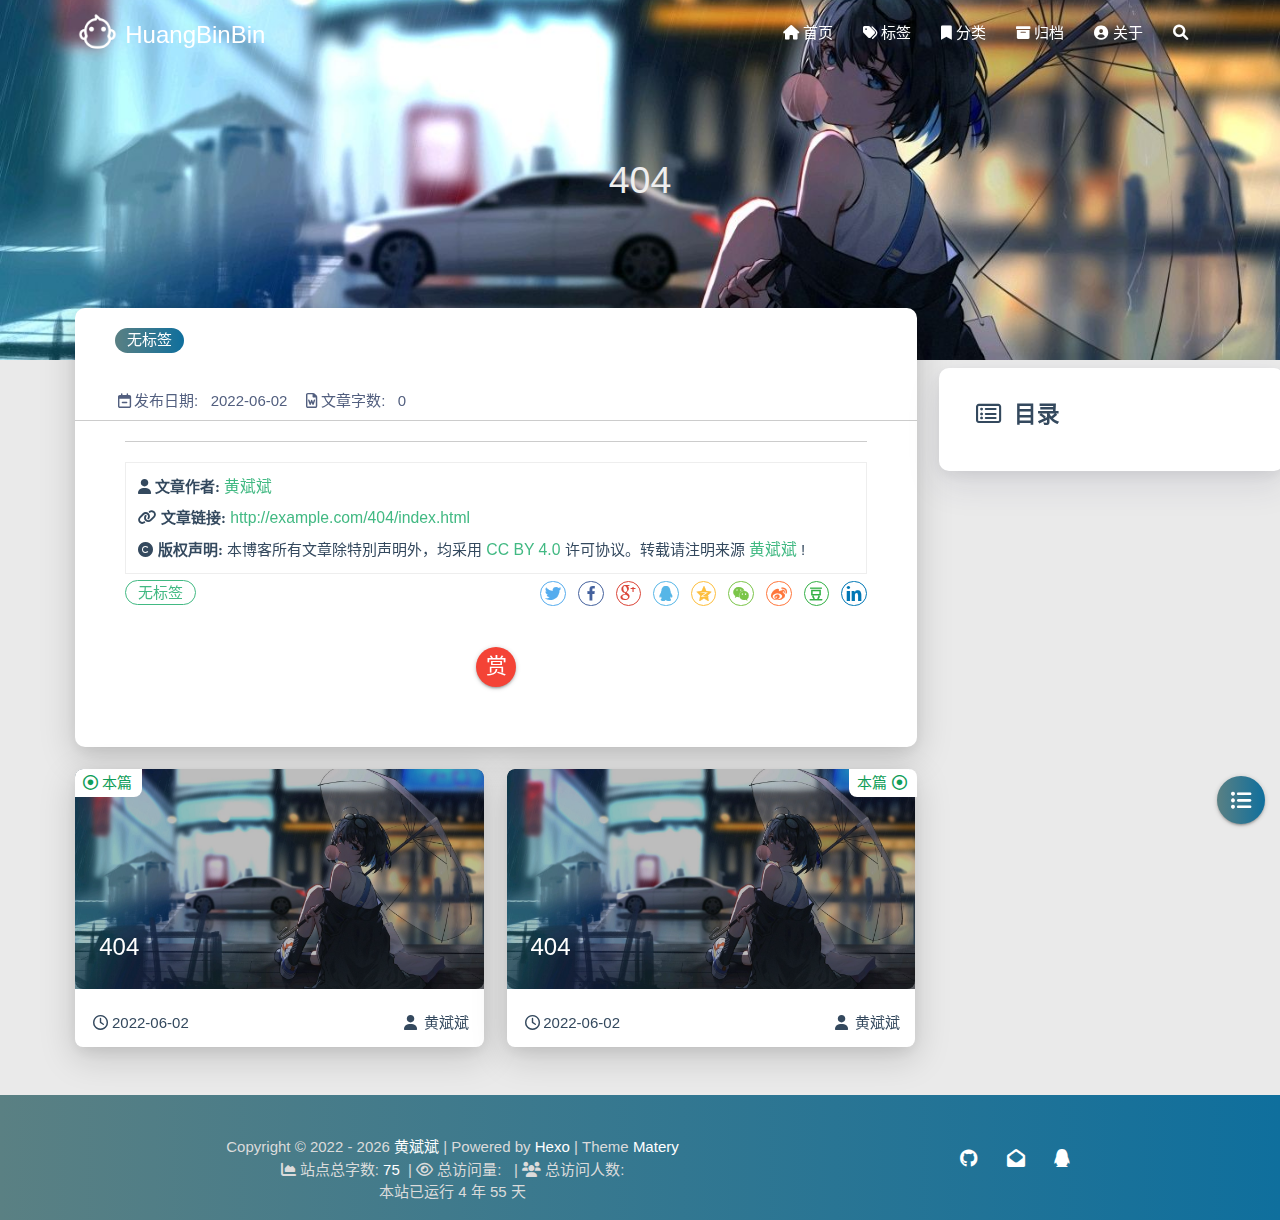
<file: 404/index.html>
<!DOCTYPE HTML>
<html lang="zh-CN">


<head>
    <meta charset="utf-8">
    <meta name="keywords" content="404, HuangBinBin">
    <meta name="description" content="HuangBinBin">
    <meta http-equiv="X-UA-Compatible" content="IE=edge">
    <meta name="viewport" content="width=device-width, initial-scale=1.0, user-scalable=no">
    <meta name="renderer" content="webkit|ie-stand|ie-comp">
    <meta name="mobile-web-app-capable" content="yes">
    <meta name="format-detection" content="telephone=no">
    <meta name="apple-mobile-web-app-capable" content="yes">
    <meta name="apple-mobile-web-app-status-bar-style" content="black-translucent">
    <meta name="referrer" content="no-referrer-when-downgrade">
    <!-- Global site tag (gtag.js) - Google Analytics -->


    

    <title>404 | HuangBinBin</title>
    <link rel="icon" type="image/png" href="/favicon.png">

    <link rel="stylesheet" type="text/css" href="/libs/awesome/css/all.min.css">
    <link rel="stylesheet" type="text/css" href="/libs/materialize/materialize.min.css">
    <link rel="stylesheet" type="text/css" href="/libs/aos/aos.css">
    <link rel="stylesheet" type="text/css" href="/libs/animate/animate.min.css">
    <link rel="stylesheet" type="text/css" href="/libs/lightGallery/css/lightgallery.min.css">
    <link rel="stylesheet" type="text/css" href="/css/matery.css">
    <link rel="stylesheet" type="text/css" href="/css/my.css">

    <script src="/libs/jquery/jquery-3.6.0.min.js"></script>

<meta name="generator" content="Hexo 6.2.0"></head>


<body>
    <header class="navbar-fixed">
    <nav id="headNav" class="bg-color nav-transparent">
        <div id="navContainer" class="nav-wrapper container">
            <div class="brand-logo">
                <a href="/" class="waves-effect waves-light">
                    
                    <img src="/medias/logo.png" class="logo-img" alt="LOGO">
                    
                    <span class="logo-span">HuangBinBin</span>
                </a>
            </div>
            

<a href="#" data-target="mobile-nav" class="sidenav-trigger button-collapse"><i class="fas fa-bars"></i></a>
<ul class="right nav-menu">
  
  <li class="hide-on-med-and-down nav-item">
    
    <a href="/" class="waves-effect waves-light">
      
      <i class="fas fa-home" style="zoom: 0.6;"></i>
      
      <span>首页</span>
    </a>
    
  </li>
  
  <li class="hide-on-med-and-down nav-item">
    
    <a href="/tags" class="waves-effect waves-light">
      
      <i class="fas fa-tags" style="zoom: 0.6;"></i>
      
      <span>标签</span>
    </a>
    
  </li>
  
  <li class="hide-on-med-and-down nav-item">
    
    <a href="/categories" class="waves-effect waves-light">
      
      <i class="fas fa-bookmark" style="zoom: 0.6;"></i>
      
      <span>分类</span>
    </a>
    
  </li>
  
  <li class="hide-on-med-and-down nav-item">
    
    <a href="/archives" class="waves-effect waves-light">
      
      <i class="fas fa-archive" style="zoom: 0.6;"></i>
      
      <span>归档</span>
    </a>
    
  </li>
  
  <li class="hide-on-med-and-down nav-item">
    
    <a href="/about" class="waves-effect waves-light">
      
      <i class="fas fa-user-circle" style="zoom: 0.6;"></i>
      
      <span>关于</span>
    </a>
    
  </li>
  
  <li>
    <a href="#searchModal" class="modal-trigger waves-effect waves-light">
      <i id="searchIcon" class="fas fa-search" title="搜索" style="zoom: 0.85;"></i>
    </a>
  </li>
</ul>


<div id="mobile-nav" class="side-nav sidenav">

    <div class="mobile-head bg-color">
        
        <img src="/medias/logo.png" class="logo-img circle responsive-img">
        
        <div class="logo-name">HuangBinBin</div>
        <div class="logo-desc">
            
            Never really desperate, only the lost of the soul.
            
        </div>
    </div>

    <ul class="menu-list mobile-menu-list">
        
        <li class="m-nav-item">
	  
		<a href="/" class="waves-effect waves-light">
			
			    <i class="fa-fw fas fa-home"></i>
			
			首页
		</a>
          
        </li>
        
        <li class="m-nav-item">
	  
		<a href="/tags" class="waves-effect waves-light">
			
			    <i class="fa-fw fas fa-tags"></i>
			
			标签
		</a>
          
        </li>
        
        <li class="m-nav-item">
	  
		<a href="/categories" class="waves-effect waves-light">
			
			    <i class="fa-fw fas fa-bookmark"></i>
			
			分类
		</a>
          
        </li>
        
        <li class="m-nav-item">
	  
		<a href="/archives" class="waves-effect waves-light">
			
			    <i class="fa-fw fas fa-archive"></i>
			
			归档
		</a>
          
        </li>
        
        <li class="m-nav-item">
	  
		<a href="/about" class="waves-effect waves-light">
			
			    <i class="fa-fw fas fa-user-circle"></i>
			
			关于
		</a>
          
        </li>
        
        
        <li><div class="divider"></div></li>
        <li>
            <a href="https://github.com/blinkfox/hexo-theme-matery" class="waves-effect waves-light" target="_blank">
                <i class="fab fa-github-square fa-fw"></i>Fork Me
            </a>
        </li>
        
    </ul>
</div>


        </div>

        
            <style>
    .nav-transparent .github-corner {
        display: none !important;
    }

    .github-corner {
        position: absolute;
        z-index: 10;
        top: 0;
        right: 0;
        border: 0;
        transform: scale(1.1);
    }

    .github-corner svg {
        color: #0f9d58;
        fill: #fff;
        height: 64px;
        width: 64px;
    }

    .github-corner:hover .octo-arm {
        animation: a 0.56s ease-in-out;
    }

    .github-corner .octo-arm {
        animation: none;
    }

    @keyframes a {
        0%,
        to {
            transform: rotate(0);
        }
        20%,
        60% {
            transform: rotate(-25deg);
        }
        40%,
        80% {
            transform: rotate(10deg);
        }
    }
</style>

<a href="https://github.com/blinkfox/hexo-theme-matery" class="github-corner tooltipped hide-on-med-and-down" target="_blank"
   data-tooltip="Fork Me" data-position="left" data-delay="50">
    <svg viewBox="0 0 250 250" aria-hidden="true">
        <path d="M0,0 L115,115 L130,115 L142,142 L250,250 L250,0 Z"></path>
        <path d="M128.3,109.0 C113.8,99.7 119.0,89.6 119.0,89.6 C122.0,82.7 120.5,78.6 120.5,78.6 C119.2,72.0 123.4,76.3 123.4,76.3 C127.3,80.9 125.5,87.3 125.5,87.3 C122.9,97.6 130.6,101.9 134.4,103.2"
              fill="currentColor" style="transform-origin: 130px 106px;" class="octo-arm"></path>
        <path d="M115.0,115.0 C114.9,115.1 118.7,116.5 119.8,115.4 L133.7,101.6 C136.9,99.2 139.9,98.4 142.2,98.6 C133.8,88.0 127.5,74.4 143.8,58.0 C148.5,53.4 154.0,51.2 159.7,51.0 C160.3,49.4 163.2,43.6 171.4,40.1 C171.4,40.1 176.1,42.5 178.8,56.2 C183.1,58.6 187.2,61.8 190.9,65.4 C194.5,69.0 197.7,73.2 200.1,77.6 C213.8,80.2 216.3,84.9 216.3,84.9 C212.7,93.1 206.9,96.0 205.4,96.6 C205.1,102.4 203.0,107.8 198.3,112.5 C181.9,128.9 168.3,122.5 157.7,114.1 C157.9,116.9 156.7,120.9 152.7,124.9 L141.0,136.5 C139.8,137.7 141.6,141.9 141.8,141.8 Z"
              fill="currentColor" class="octo-body"></path>
    </svg>
</a>
        
    </nav>

</header>

    



<div class="bg-cover pd-header post-cover" style="background-image: url('/medias/featureimages/8.jpg')">
    <div class="container" style="right: 0px;left: 0px;">
        <div class="row">
            <div class="col s12 m12 l12">
                <div class="brand">
                    <h1 class="description center-align post-title">404</h1>
                </div>
            </div>
        </div>
    </div>
</div>




<main class="post-container content">

    
    <link rel="stylesheet" href="/libs/tocbot/tocbot.css">
<style>
    #articleContent h1::before,
    #articleContent h2::before,
    #articleContent h3::before,
    #articleContent h4::before,
    #articleContent h5::before,
    #articleContent h6::before {
        display: block;
        content: " ";
        height: 100px;
        margin-top: -100px;
        visibility: hidden;
    }

    #articleContent :focus {
        outline: none;
    }

    .toc-fixed {
        position: fixed;
        top: 64px;
    }

    .toc-widget {
        width: 345px;
        padding-left: 20px;
    }

    .toc-widget .toc-title {
        padding: 35px 0 15px 17px;
        font-size: 1.5rem;
        font-weight: bold;
        line-height: 1.5rem;
    }

    .toc-widget ol {
        padding: 0;
        list-style: none;
    }

    #toc-content {
        padding-bottom: 30px;
        overflow: auto;
    }

    #toc-content ol {
        padding-left: 10px;
    }

    #toc-content ol li {
        padding-left: 10px;
    }

    #toc-content .toc-link:hover {
        color: #42b983;
        font-weight: 700;
        text-decoration: underline;
    }

    #toc-content .toc-link::before {
        background-color: transparent;
        max-height: 25px;

        position: absolute;
        right: 23.5vw;
        display: block;
    }

    #toc-content .is-active-link {
        color: #42b983;
    }

    #floating-toc-btn {
        position: fixed;
        right: 15px;
        bottom: 76px;
        padding-top: 15px;
        margin-bottom: 0;
        z-index: 998;
    }

    #floating-toc-btn .btn-floating {
        width: 48px;
        height: 48px;
    }

    #floating-toc-btn .btn-floating i {
        line-height: 48px;
        font-size: 1.4rem;
    }
</style>
<div class="row">
    <div id="main-content" class="col s12 m12 l9">
        <!-- 文章内容详情 -->
<div id="artDetail">
    <div class="card">
        <div class="card-content article-info">
            <div class="row tag-cate">
                <div class="col s7">
                    
                          <div class="article-tag">
                            <span class="chip bg-color">无标签</span>
                          </div>
                    
                </div>
                <div class="col s5 right-align">
                    
                </div>
            </div>

            <div class="post-info">
                
                <div class="post-date info-break-policy">
                    <i class="far fa-calendar-minus fa-fw"></i>发布日期:&nbsp;&nbsp;
                    2022-06-02
                </div>
                

                

                
                <div class="info-break-policy">
                    <i class="far fa-file-word fa-fw"></i>文章字数:&nbsp;&nbsp;
                    0
                </div>
                

                

                
            </div>
        </div>
        <hr class="clearfix">

        

        

        <div class="card-content article-card-content">
            <div id="articleContent">
                
                
            </div>
            <hr/>

            

    <div class="reprint" id="reprint-statement">
        
            <div class="reprint__author">
                <span class="reprint-meta" style="font-weight: bold;">
                    <i class="fas fa-user">
                        文章作者:
                    </i>
                </span>
                <span class="reprint-info">
                    <a href="/about" rel="external nofollow noreferrer">黄斌斌</a>
                </span>
            </div>
            <div class="reprint__type">
                <span class="reprint-meta" style="font-weight: bold;">
                    <i class="fas fa-link">
                        文章链接:
                    </i>
                </span>
                <span class="reprint-info">
                    <a href="http://example.com/404/index.html">http://example.com/404/index.html</a>
                </span>
            </div>
            <div class="reprint__notice">
                <span class="reprint-meta" style="font-weight: bold;">
                    <i class="fas fa-copyright">
                        版权声明:
                    </i>
                </span>
                <span class="reprint-info">
                    本博客所有文章除特別声明外，均采用
                    <a href="https://creativecommons.org/licenses/by/4.0/deed.zh" rel="external nofollow noreferrer" target="_blank">CC BY 4.0</a>
                    许可协议。转载请注明来源
                    <a href="/about" target="_blank">黄斌斌</a>
                    !
                </span>
            </div>
        
    </div>

    <script async defer>
      document.addEventListener("copy", function (e) {
        let toastHTML = '<span>复制成功，请遵循本文的转载规则</span><button class="btn-flat toast-action" onclick="navToReprintStatement()" style="font-size: smaller">查看</a>';
        M.toast({html: toastHTML})
      });

      function navToReprintStatement() {
        $("html, body").animate({scrollTop: $("#reprint-statement").offset().top - 80}, 800);
      }
    </script>



            <div class="tag_share" style="display: block;">
                <div class="post-meta__tag-list" style="display: inline-block;">
                    
                        <div class="article-tag">
                            <span class="chip bg-color">无标签</span>
                        </div>
                    
                </div>
                <div class="post_share" style="zoom: 80%; width: fit-content; display: inline-block; float: right; margin: -0.15rem 0;">
                    <link rel="stylesheet" type="text/css" href="/libs/share/css/share.min.css">
<div id="article-share">

    
    <div class="social-share" data-sites="twitter,facebook,google,qq,qzone,wechat,weibo,douban,linkedin" data-wechat-qrcode-helper="<p>微信扫一扫即可分享！</p>"></div>
    <script src="/libs/share/js/social-share.min.js"></script>
    

    

</div>

                </div>
            </div>
            
                <style>
    #reward {
        margin: 40px 0;
        text-align: center;
    }

    #reward .reward-link {
        font-size: 1.4rem;
        line-height: 38px;
    }

    #reward .btn-floating:hover {
        box-shadow: 0 6px 12px rgba(0, 0, 0, 0.2), 0 5px 15px rgba(0, 0, 0, 0.2);
    }

    #rewardModal {
        width: 320px;
        height: 350px;
    }

    #rewardModal .reward-title {
        margin: 15px auto;
        padding-bottom: 5px;
    }

    #rewardModal .modal-content {
        padding: 10px;
    }

    #rewardModal .close {
        position: absolute;
        right: 15px;
        top: 15px;
        color: rgba(0, 0, 0, 0.5);
        font-size: 1.3rem;
        line-height: 20px;
        cursor: pointer;
    }

    #rewardModal .close:hover {
        color: #ef5350;
        transform: scale(1.3);
        -moz-transform:scale(1.3);
        -webkit-transform:scale(1.3);
        -o-transform:scale(1.3);
    }

    #rewardModal .reward-tabs {
        margin: 0 auto;
        width: 210px;
    }

    .reward-tabs .tabs {
        height: 38px;
        margin: 10px auto;
        padding-left: 0;
    }

    .reward-content ul {
        padding-left: 0 !important;
    }

    .reward-tabs .tabs .tab {
        height: 38px;
        line-height: 38px;
    }

    .reward-tabs .tab a {
        color: #fff;
        background-color: #ccc;
    }

    .reward-tabs .tab a:hover {
        background-color: #ccc;
        color: #fff;
    }

    .reward-tabs .wechat-tab .active {
        color: #fff !important;
        background-color: #22AB38 !important;
    }

    .reward-tabs .alipay-tab .active {
        color: #fff !important;
        background-color: #019FE8 !important;
    }

    .reward-tabs .reward-img {
        width: 210px;
        height: 210px;
    }
</style>

<div id="reward">
    <a href="#rewardModal" class="reward-link modal-trigger btn-floating btn-medium waves-effect waves-light red">赏</a>

    <!-- Modal Structure -->
    <div id="rewardModal" class="modal">
        <div class="modal-content">
            <a class="close modal-close"><i class="fas fa-times"></i></a>
            <h4 class="reward-title">你的赏识是我前进的动力</h4>
            <div class="reward-content">
                <div class="reward-tabs">
                    <ul class="tabs row">
                        <li class="tab col s6 alipay-tab waves-effect waves-light"><a href="#alipay">支付宝</a></li>
                        <li class="tab col s6 wechat-tab waves-effect waves-light"><a href="#wechat">微 信</a></li>
                    </ul>
                    <div id="alipay">
                        <img src="/medias/reward/alipay.jpg" class="reward-img" alt="支付宝打赏二维码">
                    </div>
                    <div id="wechat">
                        <img src="/medias/reward/wechat.png" class="reward-img" alt="微信打赏二维码">
                    </div>
                </div>
            </div>
        </div>
    </div>
</div>

<script>
    $(function () {
        $('.tabs').tabs();
    });
</script>

            
        </div>
    </div>

    

    

    

    

    

    

    

    

    

    

<article id="prenext-posts" class="prev-next articles">
    <div class="row article-row">
        
        <div class="article col s12 m6" data-aos="fade-up" data-aos="fade-up">
            <div class="article-badge left-badge text-color">
                <i class="far fa-dot-circle"></i>&nbsp;本篇
            </div>
            <div class="card">
                <a href="/404/index.html">
                    <div class="card-image">
                        
                        
                        <img src="/medias/featureimages/8.jpg" class="responsive-img" alt="404">
                        
                        <span class="card-title">404</span>
                    </div>
                </a>
                <div class="card-content article-content">
                    <div class="summary block-with-text">
                        
                            
                        
                    </div>
                    <div class="publish-info">
                            <span class="publish-date">
                                <i class="far fa-clock fa-fw icon-date"></i>2022-06-02
                            </span>
                        <span class="publish-author">
                            
                            <i class="fas fa-user fa-fw"></i>
                            黄斌斌
                            
                        </span>
                    </div>
                </div>

                
            </div>
        </div>
        
        
        <div class="article col s12 m6" data-aos="fade-up">
            <div class="article-badge right-badge text-color">
                本篇&nbsp;<i class="far fa-dot-circle"></i>
            </div>
            <div class="card">
                <a href="/404/index.html">
                    <div class="card-image">
                        
                        
                        <img src="/medias/featureimages/8.jpg" class="responsive-img" alt="404">
                        
                        <span class="card-title">404</span>
                    </div>
                </a>
                <div class="card-content article-content">
                    <div class="summary block-with-text">
                        
                            
                        
                    </div>
                    <div class="publish-info">
                            <span class="publish-date">
                                <i class="far fa-clock fa-fw icon-date"></i>2022-06-02
                            </span>
                        <span class="publish-author">
                            
                            <i class="fas fa-user fa-fw"></i>
                            黄斌斌
                            
                        </span>
                    </div>
                </div>

                
            </div>
        </div>
        
    </div>
</article>

</div>



<!-- 代码块功能依赖 -->
<script type="text/javascript" src="/libs/codeBlock/codeBlockFuction.js"></script>



<!-- 代码语言 -->

<script type="text/javascript" src="/libs/codeBlock/codeLang.js"></script>


<!-- 代码块复制 -->

<script type="text/javascript" src="/libs/codeBlock/codeCopy.js"></script>


<!-- 代码块收缩 -->

<script type="text/javascript" src="/libs/codeBlock/codeShrink.js"></script>



    </div>
    <div id="toc-aside" class="expanded col l3 hide-on-med-and-down">
        <div class="toc-widget card" style="background-color: white;">
            <div class="toc-title"><i class="far fa-list-alt"></i>&nbsp;&nbsp;目录</div>
            <div id="toc-content"></div>
        </div>
    </div>
</div>

<!-- TOC 悬浮按钮. -->

<div id="floating-toc-btn" class="hide-on-med-and-down">
    <a class="btn-floating btn-large bg-color">
        <i class="fas fa-list-ul"></i>
    </a>
</div>


<script src="/libs/tocbot/tocbot.min.js"></script>
<script>
    $(function () {
        tocbot.init({
            tocSelector: '#toc-content',
            contentSelector: '#articleContent',
            headingsOffset: -($(window).height() * 0.4 - 45),
            collapseDepth: Number('0'),
            headingSelector: 'h2, h3, h4'
        });

        // Set scroll toc fixed.
        let tocHeight = parseInt($(window).height() * 0.4 - 64);
        let $tocWidget = $('.toc-widget');
        $(window).scroll(function () {
            let scroll = $(window).scrollTop();
            /* add post toc fixed. */
            if (scroll > tocHeight) {
                $tocWidget.addClass('toc-fixed');
            } else {
                $tocWidget.removeClass('toc-fixed');
            }
        });

        
        /* 修复文章卡片 div 的宽度. */
        let fixPostCardWidth = function (srcId, targetId) {
            let srcDiv = $('#' + srcId);
            if (srcDiv.length === 0) {
                return;
            }

            let w = srcDiv.width();
            if (w >= 450) {
                w = w + 21;
            } else if (w >= 350 && w < 450) {
                w = w + 18;
            } else if (w >= 300 && w < 350) {
                w = w + 16;
            } else {
                w = w + 14;
            }
            $('#' + targetId).width(w);
        };

        // 切换TOC目录展开收缩的相关操作.
        const expandedClass = 'expanded';
        let $tocAside = $('#toc-aside');
        let $mainContent = $('#main-content');
        $('#floating-toc-btn .btn-floating').click(function () {
            if ($tocAside.hasClass(expandedClass)) {
                $tocAside.removeClass(expandedClass).hide();
                $mainContent.removeClass('l9');
            } else {
                $tocAside.addClass(expandedClass).show();
                $mainContent.addClass('l9');
            }
            fixPostCardWidth('artDetail', 'prenext-posts');
        });
        
    });
</script>

    

</main>




    <footer class="page-footer bg-color">
    
        <link rel="stylesheet" href="/libs/aplayer/APlayer.min.css">
<style>
    .aplayer .aplayer-lrc p {
        
        display: none;
        
        font-size: 12px;
        font-weight: 700;
        line-height: 16px !important;
    }

    .aplayer .aplayer-lrc p.aplayer-lrc-current {
        
        display: none;
        
        font-size: 15px;
        color: #42b983;
    }

    
    .aplayer.aplayer-fixed.aplayer-narrow .aplayer-body {
        left: -66px !important;
    }

    .aplayer.aplayer-fixed.aplayer-narrow .aplayer-body:hover {
        left: 0px !important;
    }

    
</style>
<div class="">
    
    <div class="row">
        <meting-js class="col l8 offset-l2 m10 offset-m1 s12"
                   server="netease"
                   type="playlist"
                   id="720871666"
                   fixed='true'
                   autoplay='false'
                   theme='#42b983'
                   loop='all'
                   order='random'
                   preload='auto'
                   volume='0.7'
                   list-folded='true'
        >
        </meting-js>
    </div>
</div>

<script src="/libs/aplayer/APlayer.min.js"></script>
<script src="/libs/aplayer/Meting.min.js"></script>

    

    <div class="container row center-align"
         style="margin-bottom: 15px !important;">
        <div class="col s12 m8 l8 copy-right">
            Copyright&nbsp;&copy;
            
                <span id="year">2022</span>
            
            <a href="/about" target="_blank">黄斌斌</a>
            |&nbsp;Powered by&nbsp;<a href="https://hexo.io/" target="_blank">Hexo</a>
            |&nbsp;Theme&nbsp;<a href="https://github.com/blinkfox/hexo-theme-matery" target="_blank">Matery</a>
            <br>
            
                &nbsp;<i class="fas fa-chart-area"></i>&nbsp;站点总字数:&nbsp;<span
                        class="white-color">75</span>
            
            
            
                
            
            
                <span id="busuanzi_container_site_pv">
                &nbsp;|&nbsp;<i class="far fa-eye"></i>&nbsp;总访问量:&nbsp;
                    <span id="busuanzi_value_site_pv" class="white-color"></span>
            </span>
            
            
                <span id="busuanzi_container_site_uv">
                &nbsp;|&nbsp;<i class="fas fa-users"></i>&nbsp;总访问人数:&nbsp;
                    <span id="busuanzi_value_site_uv" class="white-color"></span>
            </span>
            
            <br>

            <!-- 运行天数提醒. -->
            
                <span id="sitetime"> Loading ...</span>
                <script>
                    var calcSiteTime = function () {
                        var seconds = 1000;
                        var minutes = seconds * 60;
                        var hours = minutes * 60;
                        var days = hours * 24;
                        var years = days * 365;
                        var today = new Date();
                        var startYear = "2022";
                        var startMonth = "5";
                        var startDate = "31";
                        var startHour = "0";
                        var startMinute = "0";
                        var startSecond = "0";
                        var todayYear = today.getFullYear();
                        var todayMonth = today.getMonth() + 1;
                        var todayDate = today.getDate();
                        var todayHour = today.getHours();
                        var todayMinute = today.getMinutes();
                        var todaySecond = today.getSeconds();
                        var t1 = Date.UTC(startYear, startMonth, startDate, startHour, startMinute, startSecond);
                        var t2 = Date.UTC(todayYear, todayMonth, todayDate, todayHour, todayMinute, todaySecond);
                        var diff = t2 - t1;
                        var diffYears = Math.floor(diff / years);
                        var diffDays = Math.floor((diff / days) - diffYears * 365);

                        // 区分是否有年份.
                        var language = 'zh-CN';
                        if (startYear === String(todayYear)) {
                            document.getElementById("year").innerHTML = todayYear;
                            var daysTip = 'This site has been running for ' + diffDays + ' days';
                            if (language === 'zh-CN') {
                                daysTip = '本站已运行 ' + diffDays + ' 天';
                            } else if (language === 'zh-HK') {
                                daysTip = '本站已運行 ' + diffDays + ' 天';
                            }
                            document.getElementById("sitetime").innerHTML = daysTip;
                        } else {
                            document.getElementById("year").innerHTML = startYear + " - " + todayYear;
                            var yearsAndDaysTip = 'This site has been running for ' + diffYears + ' years and '
                                + diffDays + ' days';
                            if (language === 'zh-CN') {
                                yearsAndDaysTip = '本站已运行 ' + diffYears + ' 年 ' + diffDays + ' 天';
                            } else if (language === 'zh-HK') {
                                yearsAndDaysTip = '本站已運行 ' + diffYears + ' 年 ' + diffDays + ' 天';
                            }
                            document.getElementById("sitetime").innerHTML = yearsAndDaysTip;
                        }
                    }

                    calcSiteTime();
                </script>
            
            <br>
            
        </div>
        <div class="col s12 m4 l4 social-link social-statis">
    <a href="https://github.com/huangbinbing" class="tooltipped" target="_blank" data-tooltip="访问我的GitHub" data-position="top" data-delay="50">
        <i class="fab fa-github"></i>
    </a>



    <a href="mailto:873320901@qq.com" class="tooltipped" target="_blank" data-tooltip="邮件联系我" data-position="top" data-delay="50">
        <i class="fas fa-envelope-open"></i>
    </a>







    <a href="tencent://AddContact/?fromId=50&fromSubId=1&subcmd=all&uin=873320901" class="tooltipped" target="_blank" data-tooltip="QQ联系我: 873320901" data-position="top" data-delay="50">
        <i class="fab fa-qq"></i>
    </a>







</div>
    </div>
</footer>

<div class="progress-bar"></div>


    <!-- 搜索遮罩框 -->
<div id="searchModal" class="modal">
    <div class="modal-content">
        <div class="search-header">
            <span class="title"><i class="fas fa-search"></i>&nbsp;&nbsp;搜索</span>
            <input type="search" id="searchInput" name="s" placeholder="请输入搜索的关键字"
                   class="search-input">
        </div>
        <div id="searchResult"></div>
    </div>
</div>

<script type="text/javascript">
$(function () {
    var searchFunc = function (path, search_id, content_id) {
        'use strict';
        $.ajax({
            url: path,
            dataType: "xml",
            success: function (xmlResponse) {
                // get the contents from search data
                var datas = $("entry", xmlResponse).map(function () {
                    return {
                        title: $("title", this).text(),
                        content: $("content", this).text(),
                        url: $("url", this).text()
                    };
                }).get();
                var $input = document.getElementById(search_id);
                var $resultContent = document.getElementById(content_id);
                $input.addEventListener('input', function () {
                    var str = '<ul class=\"search-result-list\">';
                    var keywords = this.value.trim().toLowerCase().split(/[\s\-]+/);
                    $resultContent.innerHTML = "";
                    if (this.value.trim().length <= 0) {
                        return;
                    }
                    // perform local searching
                    datas.forEach(function (data) {
                        var isMatch = true;
                        var data_title = data.title.trim().toLowerCase();
                        var data_content = data.content.trim().replace(/<[^>]+>/g, "").toLowerCase();
                        var data_url = data.url;
                        data_url = data_url.indexOf('/') === 0 ? data.url : '/' + data_url;
                        var index_title = -1;
                        var index_content = -1;
                        var first_occur = -1;
                        // only match artiles with not empty titles and contents
                        if (data_title !== '' && data_content !== '') {
                            keywords.forEach(function (keyword, i) {
                                index_title = data_title.indexOf(keyword);
                                index_content = data_content.indexOf(keyword);
                                if (index_title < 0 && index_content < 0) {
                                    isMatch = false;
                                } else {
                                    if (index_content < 0) {
                                        index_content = 0;
                                    }
                                    if (i === 0) {
                                        first_occur = index_content;
                                    }
                                }
                            });
                        }
                        // show search results
                        if (isMatch) {
                            str += "<li><a href='" + data_url + "' class='search-result-title'>" + data_title + "</a>";
                            var content = data.content.trim().replace(/<[^>]+>/g, "");
                            if (first_occur >= 0) {
                                // cut out 100 characters
                                var start = first_occur - 20;
                                var end = first_occur + 80;
                                if (start < 0) {
                                    start = 0;
                                }
                                if (start === 0) {
                                    end = 100;
                                }
                                if (end > content.length) {
                                    end = content.length;
                                }
                                var match_content = content.substr(start, end);
                                // highlight all keywords
                                keywords.forEach(function (keyword) {
                                    var regS = new RegExp(keyword, "gi");
                                    match_content = match_content.replace(regS, "<em class=\"search-keyword\">" + keyword + "</em>");
                                });

                                str += "<p class=\"search-result\">" + match_content + "...</p>"
                            }
                            str += "</li>";
                        }
                    });
                    str += "</ul>";
                    $resultContent.innerHTML = str;
                });
            }
        });
    };

    searchFunc('/search.xml', 'searchInput', 'searchResult');
});
</script>

    <!-- 回到顶部按钮 -->
<div id="backTop" class="top-scroll">
    <a class="btn-floating btn-large waves-effect waves-light" href="#!">
        <i class="fas fa-arrow-up"></i>
    </a>
</div>


    <script src="/libs/materialize/materialize.min.js"></script>
    <script src="/libs/masonry/masonry.pkgd.min.js"></script>
    <script src="/libs/aos/aos.js"></script>
    <script src="/libs/scrollprogress/scrollProgress.min.js"></script>
    <script src="/libs/lightGallery/js/lightgallery-all.min.js"></script>
    <script src="/js/matery.js"></script>

    

    

    <!-- 雪花特效 -->
    

    <!-- 鼠标星星特效 -->
    

     
        <script src="https://ssl.captcha.qq.com/TCaptcha.js"></script>
        <script src="/libs/others/TencentCaptcha.js"></script>
        <button id="TencentCaptcha" data-appid="xxxxxxxxxx" data-cbfn="callback" type="button" hidden></button>
    

    <!-- Baidu Analytics -->

    <!-- Baidu Push -->

<script>
    (function () {
        var bp = document.createElement('script');
        var curProtocol = window.location.protocol.split(':')[0];
        if (curProtocol === 'https') {
            bp.src = 'https://zz.bdstatic.com/linksubmit/push.js';
        } else {
            bp.src = 'http://push.zhanzhang.baidu.com/push.js';
        }
        var s = document.getElementsByTagName("script")[0];
        s.parentNode.insertBefore(bp, s);
    })();
</script>

    
    <script src="/libs/others/clicklove.js" async="async"></script>
    
    
    <script async src="/libs/others/busuanzi.pure.mini.js"></script>
    

    

    

    <!--腾讯兔小巢-->
    
    

    

    

    
    <script src="/libs/instantpage/instantpage.js" type="module"></script>
    

</body>

</html>
</file>
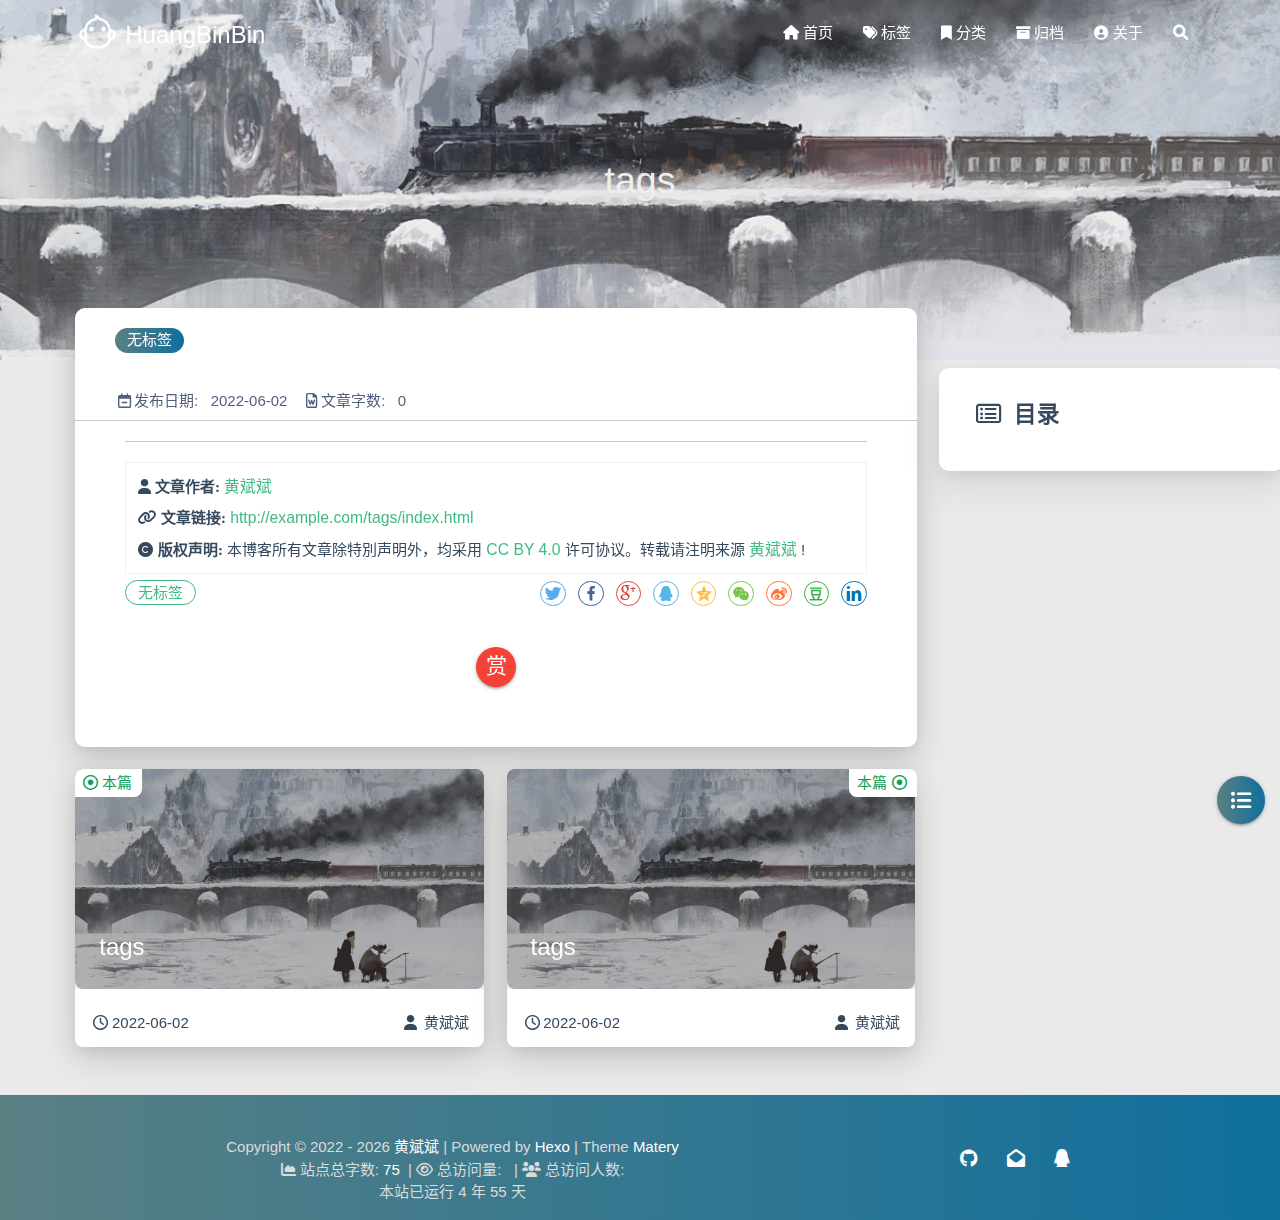
<file: tags/index.html>
<!DOCTYPE HTML>
<html lang="zh-CN">


<head>
    <meta charset="utf-8">
    <meta name="keywords" content="标签, HuangBinBin">
    <meta name="description" content="HuangBinBin">
    <meta http-equiv="X-UA-Compatible" content="IE=edge">
    <meta name="viewport" content="width=device-width, initial-scale=1.0, user-scalable=no">
    <meta name="renderer" content="webkit|ie-stand|ie-comp">
    <meta name="mobile-web-app-capable" content="yes">
    <meta name="format-detection" content="telephone=no">
    <meta name="apple-mobile-web-app-capable" content="yes">
    <meta name="apple-mobile-web-app-status-bar-style" content="black-translucent">
    <meta name="referrer" content="no-referrer-when-downgrade">
    <!-- Global site tag (gtag.js) - Google Analytics -->


    

    <title>标签 | HuangBinBin</title>
    <link rel="icon" type="image/png" href="/favicon.png">

    <link rel="stylesheet" type="text/css" href="/libs/awesome/css/all.min.css">
    <link rel="stylesheet" type="text/css" href="/libs/materialize/materialize.min.css">
    <link rel="stylesheet" type="text/css" href="/libs/aos/aos.css">
    <link rel="stylesheet" type="text/css" href="/libs/animate/animate.min.css">
    <link rel="stylesheet" type="text/css" href="/libs/lightGallery/css/lightgallery.min.css">
    <link rel="stylesheet" type="text/css" href="/css/matery.css">
    <link rel="stylesheet" type="text/css" href="/css/my.css">

    <script src="/libs/jquery/jquery-3.6.0.min.js"></script>

<meta name="generator" content="Hexo 6.2.0"></head>


<body>
    <header class="navbar-fixed">
    <nav id="headNav" class="bg-color nav-transparent">
        <div id="navContainer" class="nav-wrapper container">
            <div class="brand-logo">
                <a href="/" class="waves-effect waves-light">
                    
                    <img src="/medias/logo.png" class="logo-img" alt="LOGO">
                    
                    <span class="logo-span">HuangBinBin</span>
                </a>
            </div>
            

<a href="#" data-target="mobile-nav" class="sidenav-trigger button-collapse"><i class="fas fa-bars"></i></a>
<ul class="right nav-menu">
  
  <li class="hide-on-med-and-down nav-item">
    
    <a href="/" class="waves-effect waves-light">
      
      <i class="fas fa-home" style="zoom: 0.6;"></i>
      
      <span>首页</span>
    </a>
    
  </li>
  
  <li class="hide-on-med-and-down nav-item">
    
    <a href="/tags" class="waves-effect waves-light">
      
      <i class="fas fa-tags" style="zoom: 0.6;"></i>
      
      <span>标签</span>
    </a>
    
  </li>
  
  <li class="hide-on-med-and-down nav-item">
    
    <a href="/categories" class="waves-effect waves-light">
      
      <i class="fas fa-bookmark" style="zoom: 0.6;"></i>
      
      <span>分类</span>
    </a>
    
  </li>
  
  <li class="hide-on-med-and-down nav-item">
    
    <a href="/archives" class="waves-effect waves-light">
      
      <i class="fas fa-archive" style="zoom: 0.6;"></i>
      
      <span>归档</span>
    </a>
    
  </li>
  
  <li class="hide-on-med-and-down nav-item">
    
    <a href="/about" class="waves-effect waves-light">
      
      <i class="fas fa-user-circle" style="zoom: 0.6;"></i>
      
      <span>关于</span>
    </a>
    
  </li>
  
  <li>
    <a href="#searchModal" class="modal-trigger waves-effect waves-light">
      <i id="searchIcon" class="fas fa-search" title="搜索" style="zoom: 0.85;"></i>
    </a>
  </li>
</ul>


<div id="mobile-nav" class="side-nav sidenav">

    <div class="mobile-head bg-color">
        
        <img src="/medias/logo.png" class="logo-img circle responsive-img">
        
        <div class="logo-name">HuangBinBin</div>
        <div class="logo-desc">
            
            Never really desperate, only the lost of the soul.
            
        </div>
    </div>

    <ul class="menu-list mobile-menu-list">
        
        <li class="m-nav-item">
	  
		<a href="/" class="waves-effect waves-light">
			
			    <i class="fa-fw fas fa-home"></i>
			
			首页
		</a>
          
        </li>
        
        <li class="m-nav-item">
	  
		<a href="/tags" class="waves-effect waves-light">
			
			    <i class="fa-fw fas fa-tags"></i>
			
			标签
		</a>
          
        </li>
        
        <li class="m-nav-item">
	  
		<a href="/categories" class="waves-effect waves-light">
			
			    <i class="fa-fw fas fa-bookmark"></i>
			
			分类
		</a>
          
        </li>
        
        <li class="m-nav-item">
	  
		<a href="/archives" class="waves-effect waves-light">
			
			    <i class="fa-fw fas fa-archive"></i>
			
			归档
		</a>
          
        </li>
        
        <li class="m-nav-item">
	  
		<a href="/about" class="waves-effect waves-light">
			
			    <i class="fa-fw fas fa-user-circle"></i>
			
			关于
		</a>
          
        </li>
        
        
        <li><div class="divider"></div></li>
        <li>
            <a href="https://github.com/blinkfox/hexo-theme-matery" class="waves-effect waves-light" target="_blank">
                <i class="fab fa-github-square fa-fw"></i>Fork Me
            </a>
        </li>
        
    </ul>
</div>


        </div>

        
            <style>
    .nav-transparent .github-corner {
        display: none !important;
    }

    .github-corner {
        position: absolute;
        z-index: 10;
        top: 0;
        right: 0;
        border: 0;
        transform: scale(1.1);
    }

    .github-corner svg {
        color: #0f9d58;
        fill: #fff;
        height: 64px;
        width: 64px;
    }

    .github-corner:hover .octo-arm {
        animation: a 0.56s ease-in-out;
    }

    .github-corner .octo-arm {
        animation: none;
    }

    @keyframes a {
        0%,
        to {
            transform: rotate(0);
        }
        20%,
        60% {
            transform: rotate(-25deg);
        }
        40%,
        80% {
            transform: rotate(10deg);
        }
    }
</style>

<a href="https://github.com/blinkfox/hexo-theme-matery" class="github-corner tooltipped hide-on-med-and-down" target="_blank"
   data-tooltip="Fork Me" data-position="left" data-delay="50">
    <svg viewBox="0 0 250 250" aria-hidden="true">
        <path d="M0,0 L115,115 L130,115 L142,142 L250,250 L250,0 Z"></path>
        <path d="M128.3,109.0 C113.8,99.7 119.0,89.6 119.0,89.6 C122.0,82.7 120.5,78.6 120.5,78.6 C119.2,72.0 123.4,76.3 123.4,76.3 C127.3,80.9 125.5,87.3 125.5,87.3 C122.9,97.6 130.6,101.9 134.4,103.2"
              fill="currentColor" style="transform-origin: 130px 106px;" class="octo-arm"></path>
        <path d="M115.0,115.0 C114.9,115.1 118.7,116.5 119.8,115.4 L133.7,101.6 C136.9,99.2 139.9,98.4 142.2,98.6 C133.8,88.0 127.5,74.4 143.8,58.0 C148.5,53.4 154.0,51.2 159.7,51.0 C160.3,49.4 163.2,43.6 171.4,40.1 C171.4,40.1 176.1,42.5 178.8,56.2 C183.1,58.6 187.2,61.8 190.9,65.4 C194.5,69.0 197.7,73.2 200.1,77.6 C213.8,80.2 216.3,84.9 216.3,84.9 C212.7,93.1 206.9,96.0 205.4,96.6 C205.1,102.4 203.0,107.8 198.3,112.5 C181.9,128.9 168.3,122.5 157.7,114.1 C157.9,116.9 156.7,120.9 152.7,124.9 L141.0,136.5 C139.8,137.7 141.6,141.9 141.8,141.8 Z"
              fill="currentColor" class="octo-body"></path>
    </svg>
</a>
        
    </nav>

</header>

    



<div class="bg-cover pd-header post-cover" style="background-image: url('/medias/featureimages/17.jpg')">
    <div class="container" style="right: 0px;left: 0px;">
        <div class="row">
            <div class="col s12 m12 l12">
                <div class="brand">
                    <h1 class="description center-align post-title">tags</h1>
                </div>
            </div>
        </div>
    </div>
</div>




<main class="post-container content">

    
    <link rel="stylesheet" href="/libs/tocbot/tocbot.css">
<style>
    #articleContent h1::before,
    #articleContent h2::before,
    #articleContent h3::before,
    #articleContent h4::before,
    #articleContent h5::before,
    #articleContent h6::before {
        display: block;
        content: " ";
        height: 100px;
        margin-top: -100px;
        visibility: hidden;
    }

    #articleContent :focus {
        outline: none;
    }

    .toc-fixed {
        position: fixed;
        top: 64px;
    }

    .toc-widget {
        width: 345px;
        padding-left: 20px;
    }

    .toc-widget .toc-title {
        padding: 35px 0 15px 17px;
        font-size: 1.5rem;
        font-weight: bold;
        line-height: 1.5rem;
    }

    .toc-widget ol {
        padding: 0;
        list-style: none;
    }

    #toc-content {
        padding-bottom: 30px;
        overflow: auto;
    }

    #toc-content ol {
        padding-left: 10px;
    }

    #toc-content ol li {
        padding-left: 10px;
    }

    #toc-content .toc-link:hover {
        color: #42b983;
        font-weight: 700;
        text-decoration: underline;
    }

    #toc-content .toc-link::before {
        background-color: transparent;
        max-height: 25px;

        position: absolute;
        right: 23.5vw;
        display: block;
    }

    #toc-content .is-active-link {
        color: #42b983;
    }

    #floating-toc-btn {
        position: fixed;
        right: 15px;
        bottom: 76px;
        padding-top: 15px;
        margin-bottom: 0;
        z-index: 998;
    }

    #floating-toc-btn .btn-floating {
        width: 48px;
        height: 48px;
    }

    #floating-toc-btn .btn-floating i {
        line-height: 48px;
        font-size: 1.4rem;
    }
</style>
<div class="row">
    <div id="main-content" class="col s12 m12 l9">
        <!-- 文章内容详情 -->
<div id="artDetail">
    <div class="card">
        <div class="card-content article-info">
            <div class="row tag-cate">
                <div class="col s7">
                    
                          <div class="article-tag">
                            <span class="chip bg-color">无标签</span>
                          </div>
                    
                </div>
                <div class="col s5 right-align">
                    
                </div>
            </div>

            <div class="post-info">
                
                <div class="post-date info-break-policy">
                    <i class="far fa-calendar-minus fa-fw"></i>发布日期:&nbsp;&nbsp;
                    2022-06-02
                </div>
                

                

                
                <div class="info-break-policy">
                    <i class="far fa-file-word fa-fw"></i>文章字数:&nbsp;&nbsp;
                    0
                </div>
                

                

                
            </div>
        </div>
        <hr class="clearfix">

        

        

        <div class="card-content article-card-content">
            <div id="articleContent">
                
                
            </div>
            <hr/>

            

    <div class="reprint" id="reprint-statement">
        
            <div class="reprint__author">
                <span class="reprint-meta" style="font-weight: bold;">
                    <i class="fas fa-user">
                        文章作者:
                    </i>
                </span>
                <span class="reprint-info">
                    <a href="/about" rel="external nofollow noreferrer">黄斌斌</a>
                </span>
            </div>
            <div class="reprint__type">
                <span class="reprint-meta" style="font-weight: bold;">
                    <i class="fas fa-link">
                        文章链接:
                    </i>
                </span>
                <span class="reprint-info">
                    <a href="http://example.com/tags/index.html">http://example.com/tags/index.html</a>
                </span>
            </div>
            <div class="reprint__notice">
                <span class="reprint-meta" style="font-weight: bold;">
                    <i class="fas fa-copyright">
                        版权声明:
                    </i>
                </span>
                <span class="reprint-info">
                    本博客所有文章除特別声明外，均采用
                    <a href="https://creativecommons.org/licenses/by/4.0/deed.zh" rel="external nofollow noreferrer" target="_blank">CC BY 4.0</a>
                    许可协议。转载请注明来源
                    <a href="/about" target="_blank">黄斌斌</a>
                    !
                </span>
            </div>
        
    </div>

    <script async defer>
      document.addEventListener("copy", function (e) {
        let toastHTML = '<span>复制成功，请遵循本文的转载规则</span><button class="btn-flat toast-action" onclick="navToReprintStatement()" style="font-size: smaller">查看</a>';
        M.toast({html: toastHTML})
      });

      function navToReprintStatement() {
        $("html, body").animate({scrollTop: $("#reprint-statement").offset().top - 80}, 800);
      }
    </script>



            <div class="tag_share" style="display: block;">
                <div class="post-meta__tag-list" style="display: inline-block;">
                    
                        <div class="article-tag">
                            <span class="chip bg-color">无标签</span>
                        </div>
                    
                </div>
                <div class="post_share" style="zoom: 80%; width: fit-content; display: inline-block; float: right; margin: -0.15rem 0;">
                    <link rel="stylesheet" type="text/css" href="/libs/share/css/share.min.css">
<div id="article-share">

    
    <div class="social-share" data-sites="twitter,facebook,google,qq,qzone,wechat,weibo,douban,linkedin" data-wechat-qrcode-helper="<p>微信扫一扫即可分享！</p>"></div>
    <script src="/libs/share/js/social-share.min.js"></script>
    

    

</div>

                </div>
            </div>
            
                <style>
    #reward {
        margin: 40px 0;
        text-align: center;
    }

    #reward .reward-link {
        font-size: 1.4rem;
        line-height: 38px;
    }

    #reward .btn-floating:hover {
        box-shadow: 0 6px 12px rgba(0, 0, 0, 0.2), 0 5px 15px rgba(0, 0, 0, 0.2);
    }

    #rewardModal {
        width: 320px;
        height: 350px;
    }

    #rewardModal .reward-title {
        margin: 15px auto;
        padding-bottom: 5px;
    }

    #rewardModal .modal-content {
        padding: 10px;
    }

    #rewardModal .close {
        position: absolute;
        right: 15px;
        top: 15px;
        color: rgba(0, 0, 0, 0.5);
        font-size: 1.3rem;
        line-height: 20px;
        cursor: pointer;
    }

    #rewardModal .close:hover {
        color: #ef5350;
        transform: scale(1.3);
        -moz-transform:scale(1.3);
        -webkit-transform:scale(1.3);
        -o-transform:scale(1.3);
    }

    #rewardModal .reward-tabs {
        margin: 0 auto;
        width: 210px;
    }

    .reward-tabs .tabs {
        height: 38px;
        margin: 10px auto;
        padding-left: 0;
    }

    .reward-content ul {
        padding-left: 0 !important;
    }

    .reward-tabs .tabs .tab {
        height: 38px;
        line-height: 38px;
    }

    .reward-tabs .tab a {
        color: #fff;
        background-color: #ccc;
    }

    .reward-tabs .tab a:hover {
        background-color: #ccc;
        color: #fff;
    }

    .reward-tabs .wechat-tab .active {
        color: #fff !important;
        background-color: #22AB38 !important;
    }

    .reward-tabs .alipay-tab .active {
        color: #fff !important;
        background-color: #019FE8 !important;
    }

    .reward-tabs .reward-img {
        width: 210px;
        height: 210px;
    }
</style>

<div id="reward">
    <a href="#rewardModal" class="reward-link modal-trigger btn-floating btn-medium waves-effect waves-light red">赏</a>

    <!-- Modal Structure -->
    <div id="rewardModal" class="modal">
        <div class="modal-content">
            <a class="close modal-close"><i class="fas fa-times"></i></a>
            <h4 class="reward-title">你的赏识是我前进的动力</h4>
            <div class="reward-content">
                <div class="reward-tabs">
                    <ul class="tabs row">
                        <li class="tab col s6 alipay-tab waves-effect waves-light"><a href="#alipay">支付宝</a></li>
                        <li class="tab col s6 wechat-tab waves-effect waves-light"><a href="#wechat">微 信</a></li>
                    </ul>
                    <div id="alipay">
                        <img src="/medias/reward/alipay.jpg" class="reward-img" alt="支付宝打赏二维码">
                    </div>
                    <div id="wechat">
                        <img src="/medias/reward/wechat.png" class="reward-img" alt="微信打赏二维码">
                    </div>
                </div>
            </div>
        </div>
    </div>
</div>

<script>
    $(function () {
        $('.tabs').tabs();
    });
</script>

            
        </div>
    </div>

    

    

    

    

    

    

    

    

    

    

<article id="prenext-posts" class="prev-next articles">
    <div class="row article-row">
        
        <div class="article col s12 m6" data-aos="fade-up" data-aos="fade-up">
            <div class="article-badge left-badge text-color">
                <i class="far fa-dot-circle"></i>&nbsp;本篇
            </div>
            <div class="card">
                <a href="/tags/index.html">
                    <div class="card-image">
                        
                        
                        <img src="/medias/featureimages/17.jpg" class="responsive-img" alt="tags">
                        
                        <span class="card-title">tags</span>
                    </div>
                </a>
                <div class="card-content article-content">
                    <div class="summary block-with-text">
                        
                            
                        
                    </div>
                    <div class="publish-info">
                            <span class="publish-date">
                                <i class="far fa-clock fa-fw icon-date"></i>2022-06-02
                            </span>
                        <span class="publish-author">
                            
                            <i class="fas fa-user fa-fw"></i>
                            黄斌斌
                            
                        </span>
                    </div>
                </div>

                
            </div>
        </div>
        
        
        <div class="article col s12 m6" data-aos="fade-up">
            <div class="article-badge right-badge text-color">
                本篇&nbsp;<i class="far fa-dot-circle"></i>
            </div>
            <div class="card">
                <a href="/tags/index.html">
                    <div class="card-image">
                        
                        
                        <img src="/medias/featureimages/17.jpg" class="responsive-img" alt="tags">
                        
                        <span class="card-title">tags</span>
                    </div>
                </a>
                <div class="card-content article-content">
                    <div class="summary block-with-text">
                        
                            
                        
                    </div>
                    <div class="publish-info">
                            <span class="publish-date">
                                <i class="far fa-clock fa-fw icon-date"></i>2022-06-02
                            </span>
                        <span class="publish-author">
                            
                            <i class="fas fa-user fa-fw"></i>
                            黄斌斌
                            
                        </span>
                    </div>
                </div>

                
            </div>
        </div>
        
    </div>
</article>

</div>



<!-- 代码块功能依赖 -->
<script type="text/javascript" src="/libs/codeBlock/codeBlockFuction.js"></script>



<!-- 代码语言 -->

<script type="text/javascript" src="/libs/codeBlock/codeLang.js"></script>


<!-- 代码块复制 -->

<script type="text/javascript" src="/libs/codeBlock/codeCopy.js"></script>


<!-- 代码块收缩 -->

<script type="text/javascript" src="/libs/codeBlock/codeShrink.js"></script>



    </div>
    <div id="toc-aside" class="expanded col l3 hide-on-med-and-down">
        <div class="toc-widget card" style="background-color: white;">
            <div class="toc-title"><i class="far fa-list-alt"></i>&nbsp;&nbsp;目录</div>
            <div id="toc-content"></div>
        </div>
    </div>
</div>

<!-- TOC 悬浮按钮. -->

<div id="floating-toc-btn" class="hide-on-med-and-down">
    <a class="btn-floating btn-large bg-color">
        <i class="fas fa-list-ul"></i>
    </a>
</div>


<script src="/libs/tocbot/tocbot.min.js"></script>
<script>
    $(function () {
        tocbot.init({
            tocSelector: '#toc-content',
            contentSelector: '#articleContent',
            headingsOffset: -($(window).height() * 0.4 - 45),
            collapseDepth: Number('0'),
            headingSelector: 'h2, h3, h4'
        });

        // Set scroll toc fixed.
        let tocHeight = parseInt($(window).height() * 0.4 - 64);
        let $tocWidget = $('.toc-widget');
        $(window).scroll(function () {
            let scroll = $(window).scrollTop();
            /* add post toc fixed. */
            if (scroll > tocHeight) {
                $tocWidget.addClass('toc-fixed');
            } else {
                $tocWidget.removeClass('toc-fixed');
            }
        });

        
        /* 修复文章卡片 div 的宽度. */
        let fixPostCardWidth = function (srcId, targetId) {
            let srcDiv = $('#' + srcId);
            if (srcDiv.length === 0) {
                return;
            }

            let w = srcDiv.width();
            if (w >= 450) {
                w = w + 21;
            } else if (w >= 350 && w < 450) {
                w = w + 18;
            } else if (w >= 300 && w < 350) {
                w = w + 16;
            } else {
                w = w + 14;
            }
            $('#' + targetId).width(w);
        };

        // 切换TOC目录展开收缩的相关操作.
        const expandedClass = 'expanded';
        let $tocAside = $('#toc-aside');
        let $mainContent = $('#main-content');
        $('#floating-toc-btn .btn-floating').click(function () {
            if ($tocAside.hasClass(expandedClass)) {
                $tocAside.removeClass(expandedClass).hide();
                $mainContent.removeClass('l9');
            } else {
                $tocAside.addClass(expandedClass).show();
                $mainContent.addClass('l9');
            }
            fixPostCardWidth('artDetail', 'prenext-posts');
        });
        
    });
</script>

    

</main>




    <footer class="page-footer bg-color">
    
        <link rel="stylesheet" href="/libs/aplayer/APlayer.min.css">
<style>
    .aplayer .aplayer-lrc p {
        
        display: none;
        
        font-size: 12px;
        font-weight: 700;
        line-height: 16px !important;
    }

    .aplayer .aplayer-lrc p.aplayer-lrc-current {
        
        display: none;
        
        font-size: 15px;
        color: #42b983;
    }

    
    .aplayer.aplayer-fixed.aplayer-narrow .aplayer-body {
        left: -66px !important;
    }

    .aplayer.aplayer-fixed.aplayer-narrow .aplayer-body:hover {
        left: 0px !important;
    }

    
</style>
<div class="">
    
    <div class="row">
        <meting-js class="col l8 offset-l2 m10 offset-m1 s12"
                   server="netease"
                   type="playlist"
                   id="720871666"
                   fixed='true'
                   autoplay='false'
                   theme='#42b983'
                   loop='all'
                   order='random'
                   preload='auto'
                   volume='0.7'
                   list-folded='true'
        >
        </meting-js>
    </div>
</div>

<script src="/libs/aplayer/APlayer.min.js"></script>
<script src="/libs/aplayer/Meting.min.js"></script>

    

    <div class="container row center-align"
         style="margin-bottom: 15px !important;">
        <div class="col s12 m8 l8 copy-right">
            Copyright&nbsp;&copy;
            
                <span id="year">2022</span>
            
            <a href="/about" target="_blank">黄斌斌</a>
            |&nbsp;Powered by&nbsp;<a href="https://hexo.io/" target="_blank">Hexo</a>
            |&nbsp;Theme&nbsp;<a href="https://github.com/blinkfox/hexo-theme-matery" target="_blank">Matery</a>
            <br>
            
                &nbsp;<i class="fas fa-chart-area"></i>&nbsp;站点总字数:&nbsp;<span
                        class="white-color">75</span>
            
            
            
                
            
            
                <span id="busuanzi_container_site_pv">
                &nbsp;|&nbsp;<i class="far fa-eye"></i>&nbsp;总访问量:&nbsp;
                    <span id="busuanzi_value_site_pv" class="white-color"></span>
            </span>
            
            
                <span id="busuanzi_container_site_uv">
                &nbsp;|&nbsp;<i class="fas fa-users"></i>&nbsp;总访问人数:&nbsp;
                    <span id="busuanzi_value_site_uv" class="white-color"></span>
            </span>
            
            <br>

            <!-- 运行天数提醒. -->
            
                <span id="sitetime"> Loading ...</span>
                <script>
                    var calcSiteTime = function () {
                        var seconds = 1000;
                        var minutes = seconds * 60;
                        var hours = minutes * 60;
                        var days = hours * 24;
                        var years = days * 365;
                        var today = new Date();
                        var startYear = "2022";
                        var startMonth = "5";
                        var startDate = "31";
                        var startHour = "0";
                        var startMinute = "0";
                        var startSecond = "0";
                        var todayYear = today.getFullYear();
                        var todayMonth = today.getMonth() + 1;
                        var todayDate = today.getDate();
                        var todayHour = today.getHours();
                        var todayMinute = today.getMinutes();
                        var todaySecond = today.getSeconds();
                        var t1 = Date.UTC(startYear, startMonth, startDate, startHour, startMinute, startSecond);
                        var t2 = Date.UTC(todayYear, todayMonth, todayDate, todayHour, todayMinute, todaySecond);
                        var diff = t2 - t1;
                        var diffYears = Math.floor(diff / years);
                        var diffDays = Math.floor((diff / days) - diffYears * 365);

                        // 区分是否有年份.
                        var language = 'zh-CN';
                        if (startYear === String(todayYear)) {
                            document.getElementById("year").innerHTML = todayYear;
                            var daysTip = 'This site has been running for ' + diffDays + ' days';
                            if (language === 'zh-CN') {
                                daysTip = '本站已运行 ' + diffDays + ' 天';
                            } else if (language === 'zh-HK') {
                                daysTip = '本站已運行 ' + diffDays + ' 天';
                            }
                            document.getElementById("sitetime").innerHTML = daysTip;
                        } else {
                            document.getElementById("year").innerHTML = startYear + " - " + todayYear;
                            var yearsAndDaysTip = 'This site has been running for ' + diffYears + ' years and '
                                + diffDays + ' days';
                            if (language === 'zh-CN') {
                                yearsAndDaysTip = '本站已运行 ' + diffYears + ' 年 ' + diffDays + ' 天';
                            } else if (language === 'zh-HK') {
                                yearsAndDaysTip = '本站已運行 ' + diffYears + ' 年 ' + diffDays + ' 天';
                            }
                            document.getElementById("sitetime").innerHTML = yearsAndDaysTip;
                        }
                    }

                    calcSiteTime();
                </script>
            
            <br>
            
        </div>
        <div class="col s12 m4 l4 social-link social-statis">
    <a href="https://github.com/huangbinbing" class="tooltipped" target="_blank" data-tooltip="访问我的GitHub" data-position="top" data-delay="50">
        <i class="fab fa-github"></i>
    </a>



    <a href="mailto:873320901@qq.com" class="tooltipped" target="_blank" data-tooltip="邮件联系我" data-position="top" data-delay="50">
        <i class="fas fa-envelope-open"></i>
    </a>







    <a href="tencent://AddContact/?fromId=50&fromSubId=1&subcmd=all&uin=873320901" class="tooltipped" target="_blank" data-tooltip="QQ联系我: 873320901" data-position="top" data-delay="50">
        <i class="fab fa-qq"></i>
    </a>







</div>
    </div>
</footer>

<div class="progress-bar"></div>


    <!-- 搜索遮罩框 -->
<div id="searchModal" class="modal">
    <div class="modal-content">
        <div class="search-header">
            <span class="title"><i class="fas fa-search"></i>&nbsp;&nbsp;搜索</span>
            <input type="search" id="searchInput" name="s" placeholder="请输入搜索的关键字"
                   class="search-input">
        </div>
        <div id="searchResult"></div>
    </div>
</div>

<script type="text/javascript">
$(function () {
    var searchFunc = function (path, search_id, content_id) {
        'use strict';
        $.ajax({
            url: path,
            dataType: "xml",
            success: function (xmlResponse) {
                // get the contents from search data
                var datas = $("entry", xmlResponse).map(function () {
                    return {
                        title: $("title", this).text(),
                        content: $("content", this).text(),
                        url: $("url", this).text()
                    };
                }).get();
                var $input = document.getElementById(search_id);
                var $resultContent = document.getElementById(content_id);
                $input.addEventListener('input', function () {
                    var str = '<ul class=\"search-result-list\">';
                    var keywords = this.value.trim().toLowerCase().split(/[\s\-]+/);
                    $resultContent.innerHTML = "";
                    if (this.value.trim().length <= 0) {
                        return;
                    }
                    // perform local searching
                    datas.forEach(function (data) {
                        var isMatch = true;
                        var data_title = data.title.trim().toLowerCase();
                        var data_content = data.content.trim().replace(/<[^>]+>/g, "").toLowerCase();
                        var data_url = data.url;
                        data_url = data_url.indexOf('/') === 0 ? data.url : '/' + data_url;
                        var index_title = -1;
                        var index_content = -1;
                        var first_occur = -1;
                        // only match artiles with not empty titles and contents
                        if (data_title !== '' && data_content !== '') {
                            keywords.forEach(function (keyword, i) {
                                index_title = data_title.indexOf(keyword);
                                index_content = data_content.indexOf(keyword);
                                if (index_title < 0 && index_content < 0) {
                                    isMatch = false;
                                } else {
                                    if (index_content < 0) {
                                        index_content = 0;
                                    }
                                    if (i === 0) {
                                        first_occur = index_content;
                                    }
                                }
                            });
                        }
                        // show search results
                        if (isMatch) {
                            str += "<li><a href='" + data_url + "' class='search-result-title'>" + data_title + "</a>";
                            var content = data.content.trim().replace(/<[^>]+>/g, "");
                            if (first_occur >= 0) {
                                // cut out 100 characters
                                var start = first_occur - 20;
                                var end = first_occur + 80;
                                if (start < 0) {
                                    start = 0;
                                }
                                if (start === 0) {
                                    end = 100;
                                }
                                if (end > content.length) {
                                    end = content.length;
                                }
                                var match_content = content.substr(start, end);
                                // highlight all keywords
                                keywords.forEach(function (keyword) {
                                    var regS = new RegExp(keyword, "gi");
                                    match_content = match_content.replace(regS, "<em class=\"search-keyword\">" + keyword + "</em>");
                                });

                                str += "<p class=\"search-result\">" + match_content + "...</p>"
                            }
                            str += "</li>";
                        }
                    });
                    str += "</ul>";
                    $resultContent.innerHTML = str;
                });
            }
        });
    };

    searchFunc('/search.xml', 'searchInput', 'searchResult');
});
</script>

    <!-- 回到顶部按钮 -->
<div id="backTop" class="top-scroll">
    <a class="btn-floating btn-large waves-effect waves-light" href="#!">
        <i class="fas fa-arrow-up"></i>
    </a>
</div>


    <script src="/libs/materialize/materialize.min.js"></script>
    <script src="/libs/masonry/masonry.pkgd.min.js"></script>
    <script src="/libs/aos/aos.js"></script>
    <script src="/libs/scrollprogress/scrollProgress.min.js"></script>
    <script src="/libs/lightGallery/js/lightgallery-all.min.js"></script>
    <script src="/js/matery.js"></script>

    

    

    <!-- 雪花特效 -->
    

    <!-- 鼠标星星特效 -->
    

     
        <script src="https://ssl.captcha.qq.com/TCaptcha.js"></script>
        <script src="/libs/others/TencentCaptcha.js"></script>
        <button id="TencentCaptcha" data-appid="xxxxxxxxxx" data-cbfn="callback" type="button" hidden></button>
    

    <!-- Baidu Analytics -->

    <!-- Baidu Push -->

<script>
    (function () {
        var bp = document.createElement('script');
        var curProtocol = window.location.protocol.split(':')[0];
        if (curProtocol === 'https') {
            bp.src = 'https://zz.bdstatic.com/linksubmit/push.js';
        } else {
            bp.src = 'http://push.zhanzhang.baidu.com/push.js';
        }
        var s = document.getElementsByTagName("script")[0];
        s.parentNode.insertBefore(bp, s);
    })();
</script>

    
    <script src="/libs/others/clicklove.js" async="async"></script>
    
    
    <script async src="/libs/others/busuanzi.pure.mini.js"></script>
    

    

    

    <!--腾讯兔小巢-->
    
    

    

    

    
    <script src="/libs/instantpage/instantpage.js" type="module"></script>
    

</body>

</html>
</file>
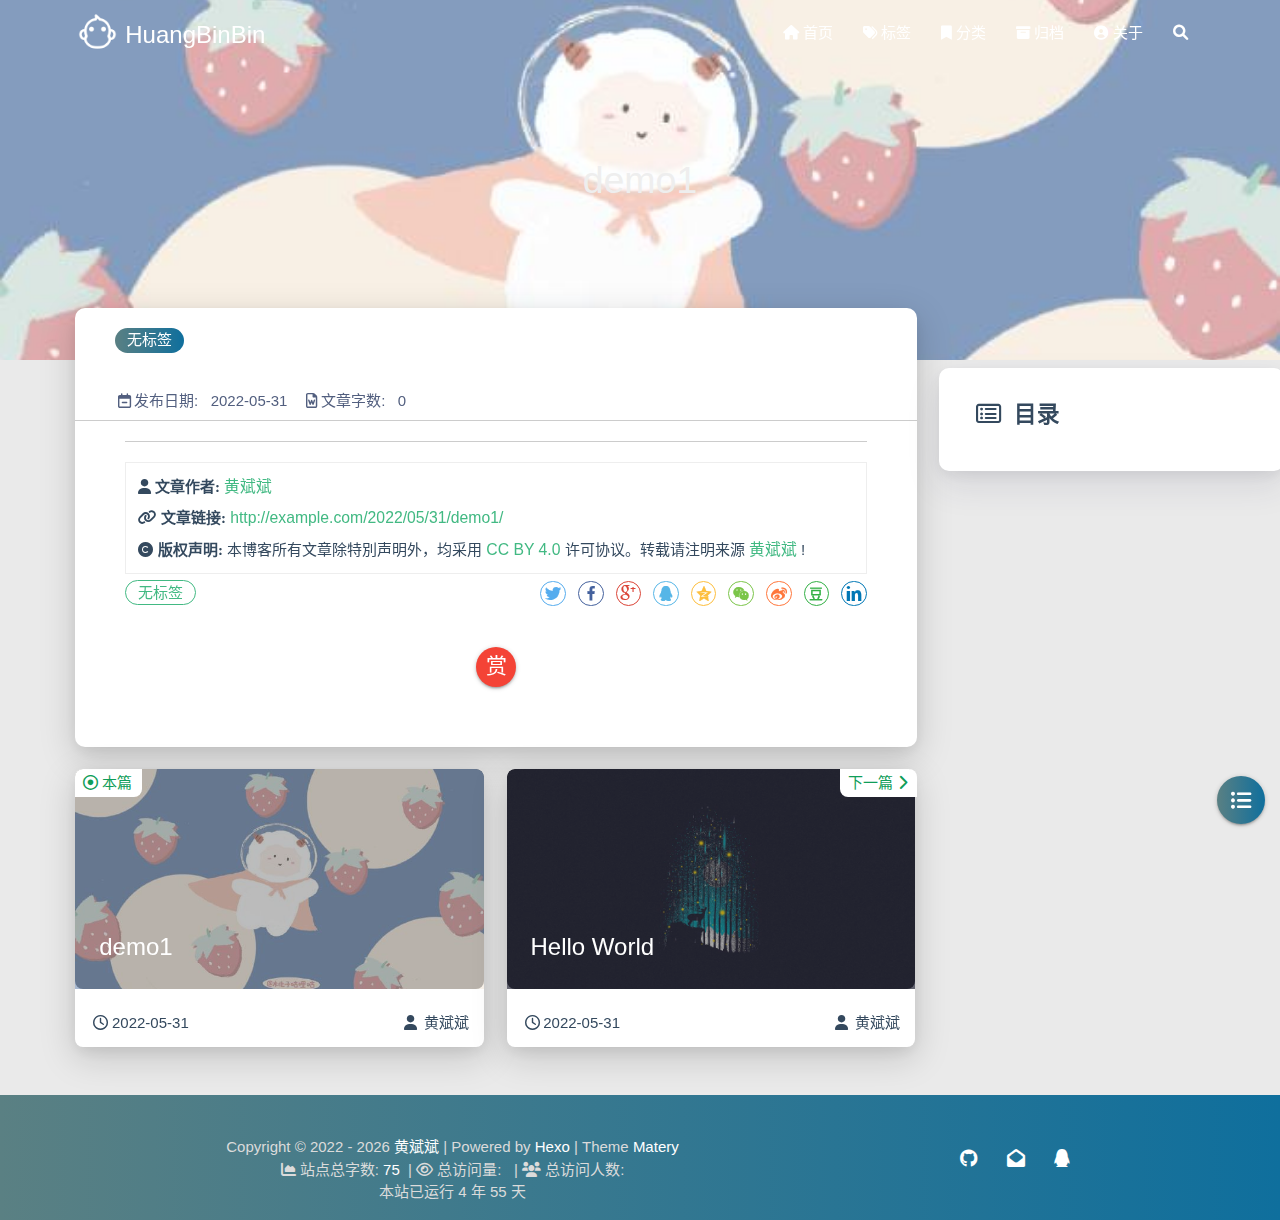
<file: 2022/05/31/demo1/index.html>
<!DOCTYPE HTML>
<html lang="zh-CN">


<head>
    <meta charset="utf-8">
    <meta name="keywords" content="demo1, HuangBinBin">
    <meta name="description" content="">
    <meta http-equiv="X-UA-Compatible" content="IE=edge">
    <meta name="viewport" content="width=device-width, initial-scale=1.0, user-scalable=no">
    <meta name="renderer" content="webkit|ie-stand|ie-comp">
    <meta name="mobile-web-app-capable" content="yes">
    <meta name="format-detection" content="telephone=no">
    <meta name="apple-mobile-web-app-capable" content="yes">
    <meta name="apple-mobile-web-app-status-bar-style" content="black-translucent">
    <meta name="referrer" content="no-referrer-when-downgrade">
    <!-- Global site tag (gtag.js) - Google Analytics -->


    

    <title>demo1 | HuangBinBin</title>
    <link rel="icon" type="image/png" href="/favicon.png">

    <link rel="stylesheet" type="text/css" href="/libs/awesome/css/all.min.css">
    <link rel="stylesheet" type="text/css" href="/libs/materialize/materialize.min.css">
    <link rel="stylesheet" type="text/css" href="/libs/aos/aos.css">
    <link rel="stylesheet" type="text/css" href="/libs/animate/animate.min.css">
    <link rel="stylesheet" type="text/css" href="/libs/lightGallery/css/lightgallery.min.css">
    <link rel="stylesheet" type="text/css" href="/css/matery.css">
    <link rel="stylesheet" type="text/css" href="/css/my.css">

    <script src="/libs/jquery/jquery-3.6.0.min.js"></script>

<meta name="generator" content="Hexo 6.2.0"></head>


<body>
    <header class="navbar-fixed">
    <nav id="headNav" class="bg-color nav-transparent">
        <div id="navContainer" class="nav-wrapper container">
            <div class="brand-logo">
                <a href="/" class="waves-effect waves-light">
                    
                    <img src="/medias/logo.png" class="logo-img" alt="LOGO">
                    
                    <span class="logo-span">HuangBinBin</span>
                </a>
            </div>
            

<a href="#" data-target="mobile-nav" class="sidenav-trigger button-collapse"><i class="fas fa-bars"></i></a>
<ul class="right nav-menu">
  
  <li class="hide-on-med-and-down nav-item">
    
    <a href="/" class="waves-effect waves-light">
      
      <i class="fas fa-home" style="zoom: 0.6;"></i>
      
      <span>首页</span>
    </a>
    
  </li>
  
  <li class="hide-on-med-and-down nav-item">
    
    <a href="/tags" class="waves-effect waves-light">
      
      <i class="fas fa-tags" style="zoom: 0.6;"></i>
      
      <span>标签</span>
    </a>
    
  </li>
  
  <li class="hide-on-med-and-down nav-item">
    
    <a href="/categories" class="waves-effect waves-light">
      
      <i class="fas fa-bookmark" style="zoom: 0.6;"></i>
      
      <span>分类</span>
    </a>
    
  </li>
  
  <li class="hide-on-med-and-down nav-item">
    
    <a href="/archives" class="waves-effect waves-light">
      
      <i class="fas fa-archive" style="zoom: 0.6;"></i>
      
      <span>归档</span>
    </a>
    
  </li>
  
  <li class="hide-on-med-and-down nav-item">
    
    <a href="/about" class="waves-effect waves-light">
      
      <i class="fas fa-user-circle" style="zoom: 0.6;"></i>
      
      <span>关于</span>
    </a>
    
  </li>
  
  <li>
    <a href="#searchModal" class="modal-trigger waves-effect waves-light">
      <i id="searchIcon" class="fas fa-search" title="搜索" style="zoom: 0.85;"></i>
    </a>
  </li>
</ul>


<div id="mobile-nav" class="side-nav sidenav">

    <div class="mobile-head bg-color">
        
        <img src="/medias/logo.png" class="logo-img circle responsive-img">
        
        <div class="logo-name">HuangBinBin</div>
        <div class="logo-desc">
            
            Never really desperate, only the lost of the soul.
            
        </div>
    </div>

    <ul class="menu-list mobile-menu-list">
        
        <li class="m-nav-item">
	  
		<a href="/" class="waves-effect waves-light">
			
			    <i class="fa-fw fas fa-home"></i>
			
			首页
		</a>
          
        </li>
        
        <li class="m-nav-item">
	  
		<a href="/tags" class="waves-effect waves-light">
			
			    <i class="fa-fw fas fa-tags"></i>
			
			标签
		</a>
          
        </li>
        
        <li class="m-nav-item">
	  
		<a href="/categories" class="waves-effect waves-light">
			
			    <i class="fa-fw fas fa-bookmark"></i>
			
			分类
		</a>
          
        </li>
        
        <li class="m-nav-item">
	  
		<a href="/archives" class="waves-effect waves-light">
			
			    <i class="fa-fw fas fa-archive"></i>
			
			归档
		</a>
          
        </li>
        
        <li class="m-nav-item">
	  
		<a href="/about" class="waves-effect waves-light">
			
			    <i class="fa-fw fas fa-user-circle"></i>
			
			关于
		</a>
          
        </li>
        
        
        <li><div class="divider"></div></li>
        <li>
            <a href="https://github.com/blinkfox/hexo-theme-matery" class="waves-effect waves-light" target="_blank">
                <i class="fab fa-github-square fa-fw"></i>Fork Me
            </a>
        </li>
        
    </ul>
</div>


        </div>

        
            <style>
    .nav-transparent .github-corner {
        display: none !important;
    }

    .github-corner {
        position: absolute;
        z-index: 10;
        top: 0;
        right: 0;
        border: 0;
        transform: scale(1.1);
    }

    .github-corner svg {
        color: #0f9d58;
        fill: #fff;
        height: 64px;
        width: 64px;
    }

    .github-corner:hover .octo-arm {
        animation: a 0.56s ease-in-out;
    }

    .github-corner .octo-arm {
        animation: none;
    }

    @keyframes a {
        0%,
        to {
            transform: rotate(0);
        }
        20%,
        60% {
            transform: rotate(-25deg);
        }
        40%,
        80% {
            transform: rotate(10deg);
        }
    }
</style>

<a href="https://github.com/blinkfox/hexo-theme-matery" class="github-corner tooltipped hide-on-med-and-down" target="_blank"
   data-tooltip="Fork Me" data-position="left" data-delay="50">
    <svg viewBox="0 0 250 250" aria-hidden="true">
        <path d="M0,0 L115,115 L130,115 L142,142 L250,250 L250,0 Z"></path>
        <path d="M128.3,109.0 C113.8,99.7 119.0,89.6 119.0,89.6 C122.0,82.7 120.5,78.6 120.5,78.6 C119.2,72.0 123.4,76.3 123.4,76.3 C127.3,80.9 125.5,87.3 125.5,87.3 C122.9,97.6 130.6,101.9 134.4,103.2"
              fill="currentColor" style="transform-origin: 130px 106px;" class="octo-arm"></path>
        <path d="M115.0,115.0 C114.9,115.1 118.7,116.5 119.8,115.4 L133.7,101.6 C136.9,99.2 139.9,98.4 142.2,98.6 C133.8,88.0 127.5,74.4 143.8,58.0 C148.5,53.4 154.0,51.2 159.7,51.0 C160.3,49.4 163.2,43.6 171.4,40.1 C171.4,40.1 176.1,42.5 178.8,56.2 C183.1,58.6 187.2,61.8 190.9,65.4 C194.5,69.0 197.7,73.2 200.1,77.6 C213.8,80.2 216.3,84.9 216.3,84.9 C212.7,93.1 206.9,96.0 205.4,96.6 C205.1,102.4 203.0,107.8 198.3,112.5 C181.9,128.9 168.3,122.5 157.7,114.1 C157.9,116.9 156.7,120.9 152.7,124.9 L141.0,136.5 C139.8,137.7 141.6,141.9 141.8,141.8 Z"
              fill="currentColor" class="octo-body"></path>
    </svg>
</a>
        
    </nav>

</header>

    



<div class="bg-cover pd-header post-cover" style="background-image: url('/medias/featureimages/14.jpg')">
    <div class="container" style="right: 0px;left: 0px;">
        <div class="row">
            <div class="col s12 m12 l12">
                <div class="brand">
                    <h1 class="description center-align post-title">demo1</h1>
                </div>
            </div>
        </div>
    </div>
</div>




<main class="post-container content">

    
    <link rel="stylesheet" href="/libs/tocbot/tocbot.css">
<style>
    #articleContent h1::before,
    #articleContent h2::before,
    #articleContent h3::before,
    #articleContent h4::before,
    #articleContent h5::before,
    #articleContent h6::before {
        display: block;
        content: " ";
        height: 100px;
        margin-top: -100px;
        visibility: hidden;
    }

    #articleContent :focus {
        outline: none;
    }

    .toc-fixed {
        position: fixed;
        top: 64px;
    }

    .toc-widget {
        width: 345px;
        padding-left: 20px;
    }

    .toc-widget .toc-title {
        padding: 35px 0 15px 17px;
        font-size: 1.5rem;
        font-weight: bold;
        line-height: 1.5rem;
    }

    .toc-widget ol {
        padding: 0;
        list-style: none;
    }

    #toc-content {
        padding-bottom: 30px;
        overflow: auto;
    }

    #toc-content ol {
        padding-left: 10px;
    }

    #toc-content ol li {
        padding-left: 10px;
    }

    #toc-content .toc-link:hover {
        color: #42b983;
        font-weight: 700;
        text-decoration: underline;
    }

    #toc-content .toc-link::before {
        background-color: transparent;
        max-height: 25px;

        position: absolute;
        right: 23.5vw;
        display: block;
    }

    #toc-content .is-active-link {
        color: #42b983;
    }

    #floating-toc-btn {
        position: fixed;
        right: 15px;
        bottom: 76px;
        padding-top: 15px;
        margin-bottom: 0;
        z-index: 998;
    }

    #floating-toc-btn .btn-floating {
        width: 48px;
        height: 48px;
    }

    #floating-toc-btn .btn-floating i {
        line-height: 48px;
        font-size: 1.4rem;
    }
</style>
<div class="row">
    <div id="main-content" class="col s12 m12 l9">
        <!-- 文章内容详情 -->
<div id="artDetail">
    <div class="card">
        <div class="card-content article-info">
            <div class="row tag-cate">
                <div class="col s7">
                    
                          <div class="article-tag">
                            <span class="chip bg-color">无标签</span>
                          </div>
                    
                </div>
                <div class="col s5 right-align">
                    
                </div>
            </div>

            <div class="post-info">
                
                <div class="post-date info-break-policy">
                    <i class="far fa-calendar-minus fa-fw"></i>发布日期:&nbsp;&nbsp;
                    2022-05-31
                </div>
                

                

                
                <div class="info-break-policy">
                    <i class="far fa-file-word fa-fw"></i>文章字数:&nbsp;&nbsp;
                    0
                </div>
                

                

                
            </div>
        </div>
        <hr class="clearfix">

        

        

        <div class="card-content article-card-content">
            <div id="articleContent">
                
                
            </div>
            <hr/>

            

    <div class="reprint" id="reprint-statement">
        
            <div class="reprint__author">
                <span class="reprint-meta" style="font-weight: bold;">
                    <i class="fas fa-user">
                        文章作者:
                    </i>
                </span>
                <span class="reprint-info">
                    <a href="/about" rel="external nofollow noreferrer">黄斌斌</a>
                </span>
            </div>
            <div class="reprint__type">
                <span class="reprint-meta" style="font-weight: bold;">
                    <i class="fas fa-link">
                        文章链接:
                    </i>
                </span>
                <span class="reprint-info">
                    <a href="http://example.com/2022/05/31/demo1/">http://example.com/2022/05/31/demo1/</a>
                </span>
            </div>
            <div class="reprint__notice">
                <span class="reprint-meta" style="font-weight: bold;">
                    <i class="fas fa-copyright">
                        版权声明:
                    </i>
                </span>
                <span class="reprint-info">
                    本博客所有文章除特別声明外，均采用
                    <a href="https://creativecommons.org/licenses/by/4.0/deed.zh" rel="external nofollow noreferrer" target="_blank">CC BY 4.0</a>
                    许可协议。转载请注明来源
                    <a href="/about" target="_blank">黄斌斌</a>
                    !
                </span>
            </div>
        
    </div>

    <script async defer>
      document.addEventListener("copy", function (e) {
        let toastHTML = '<span>复制成功，请遵循本文的转载规则</span><button class="btn-flat toast-action" onclick="navToReprintStatement()" style="font-size: smaller">查看</a>';
        M.toast({html: toastHTML})
      });

      function navToReprintStatement() {
        $("html, body").animate({scrollTop: $("#reprint-statement").offset().top - 80}, 800);
      }
    </script>



            <div class="tag_share" style="display: block;">
                <div class="post-meta__tag-list" style="display: inline-block;">
                    
                        <div class="article-tag">
                            <span class="chip bg-color">无标签</span>
                        </div>
                    
                </div>
                <div class="post_share" style="zoom: 80%; width: fit-content; display: inline-block; float: right; margin: -0.15rem 0;">
                    <link rel="stylesheet" type="text/css" href="/libs/share/css/share.min.css">
<div id="article-share">

    
    <div class="social-share" data-sites="twitter,facebook,google,qq,qzone,wechat,weibo,douban,linkedin" data-wechat-qrcode-helper="<p>微信扫一扫即可分享！</p>"></div>
    <script src="/libs/share/js/social-share.min.js"></script>
    

    

</div>

                </div>
            </div>
            
                <style>
    #reward {
        margin: 40px 0;
        text-align: center;
    }

    #reward .reward-link {
        font-size: 1.4rem;
        line-height: 38px;
    }

    #reward .btn-floating:hover {
        box-shadow: 0 6px 12px rgba(0, 0, 0, 0.2), 0 5px 15px rgba(0, 0, 0, 0.2);
    }

    #rewardModal {
        width: 320px;
        height: 350px;
    }

    #rewardModal .reward-title {
        margin: 15px auto;
        padding-bottom: 5px;
    }

    #rewardModal .modal-content {
        padding: 10px;
    }

    #rewardModal .close {
        position: absolute;
        right: 15px;
        top: 15px;
        color: rgba(0, 0, 0, 0.5);
        font-size: 1.3rem;
        line-height: 20px;
        cursor: pointer;
    }

    #rewardModal .close:hover {
        color: #ef5350;
        transform: scale(1.3);
        -moz-transform:scale(1.3);
        -webkit-transform:scale(1.3);
        -o-transform:scale(1.3);
    }

    #rewardModal .reward-tabs {
        margin: 0 auto;
        width: 210px;
    }

    .reward-tabs .tabs {
        height: 38px;
        margin: 10px auto;
        padding-left: 0;
    }

    .reward-content ul {
        padding-left: 0 !important;
    }

    .reward-tabs .tabs .tab {
        height: 38px;
        line-height: 38px;
    }

    .reward-tabs .tab a {
        color: #fff;
        background-color: #ccc;
    }

    .reward-tabs .tab a:hover {
        background-color: #ccc;
        color: #fff;
    }

    .reward-tabs .wechat-tab .active {
        color: #fff !important;
        background-color: #22AB38 !important;
    }

    .reward-tabs .alipay-tab .active {
        color: #fff !important;
        background-color: #019FE8 !important;
    }

    .reward-tabs .reward-img {
        width: 210px;
        height: 210px;
    }
</style>

<div id="reward">
    <a href="#rewardModal" class="reward-link modal-trigger btn-floating btn-medium waves-effect waves-light red">赏</a>

    <!-- Modal Structure -->
    <div id="rewardModal" class="modal">
        <div class="modal-content">
            <a class="close modal-close"><i class="fas fa-times"></i></a>
            <h4 class="reward-title">你的赏识是我前进的动力</h4>
            <div class="reward-content">
                <div class="reward-tabs">
                    <ul class="tabs row">
                        <li class="tab col s6 alipay-tab waves-effect waves-light"><a href="#alipay">支付宝</a></li>
                        <li class="tab col s6 wechat-tab waves-effect waves-light"><a href="#wechat">微 信</a></li>
                    </ul>
                    <div id="alipay">
                        <img src="/medias/reward/alipay.jpg" class="reward-img" alt="支付宝打赏二维码">
                    </div>
                    <div id="wechat">
                        <img src="/medias/reward/wechat.png" class="reward-img" alt="微信打赏二维码">
                    </div>
                </div>
            </div>
        </div>
    </div>
</div>

<script>
    $(function () {
        $('.tabs').tabs();
    });
</script>

            
        </div>
    </div>

    

    

    

    

    

    

    

    

    

    

<article id="prenext-posts" class="prev-next articles">
    <div class="row article-row">
        
        <div class="article col s12 m6" data-aos="fade-up" data-aos="fade-up">
            <div class="article-badge left-badge text-color">
                <i class="far fa-dot-circle"></i>&nbsp;本篇
            </div>
            <div class="card">
                <a href="/2022/05/31/demo1/">
                    <div class="card-image">
                        
                        
                        <img src="/medias/featureimages/14.jpg" class="responsive-img" alt="demo1">
                        
                        <span class="card-title">demo1</span>
                    </div>
                </a>
                <div class="card-content article-content">
                    <div class="summary block-with-text">
                        
                            
                        
                    </div>
                    <div class="publish-info">
                            <span class="publish-date">
                                <i class="far fa-clock fa-fw icon-date"></i>2022-05-31
                            </span>
                        <span class="publish-author">
                            
                            <i class="fas fa-user fa-fw"></i>
                            黄斌斌
                            
                        </span>
                    </div>
                </div>

                
            </div>
        </div>
        
        
        <div class="article col s12 m6" data-aos="fade-up">
            <div class="article-badge right-badge text-color">
                下一篇&nbsp;<i class="fas fa-chevron-right"></i>
            </div>
            <div class="card">
                <a href="/2022/05/31/hello-world/">
                    <div class="card-image">
                        
                        
                        <img src="/medias/featureimages/12.jpg" class="responsive-img" alt="Hello World">
                        
                        <span class="card-title">Hello World</span>
                    </div>
                </a>
                <div class="card-content article-content">
                    <div class="summary block-with-text">
                        
                            
                        
                    </div>
                    <div class="publish-info">
                            <span class="publish-date">
                                <i class="far fa-clock fa-fw icon-date"></i>2022-05-31
                            </span>
                        <span class="publish-author">
                            
                            <i class="fas fa-user fa-fw"></i>
                            黄斌斌
                            
                        </span>
                    </div>
                </div>
                
            </div>
        </div>
        
    </div>
</article>

</div>



<!-- 代码块功能依赖 -->
<script type="text/javascript" src="/libs/codeBlock/codeBlockFuction.js"></script>



<!-- 代码语言 -->

<script type="text/javascript" src="/libs/codeBlock/codeLang.js"></script>


<!-- 代码块复制 -->

<script type="text/javascript" src="/libs/codeBlock/codeCopy.js"></script>


<!-- 代码块收缩 -->

<script type="text/javascript" src="/libs/codeBlock/codeShrink.js"></script>



    </div>
    <div id="toc-aside" class="expanded col l3 hide-on-med-and-down">
        <div class="toc-widget card" style="background-color: white;">
            <div class="toc-title"><i class="far fa-list-alt"></i>&nbsp;&nbsp;目录</div>
            <div id="toc-content"></div>
        </div>
    </div>
</div>

<!-- TOC 悬浮按钮. -->

<div id="floating-toc-btn" class="hide-on-med-and-down">
    <a class="btn-floating btn-large bg-color">
        <i class="fas fa-list-ul"></i>
    </a>
</div>


<script src="/libs/tocbot/tocbot.min.js"></script>
<script>
    $(function () {
        tocbot.init({
            tocSelector: '#toc-content',
            contentSelector: '#articleContent',
            headingsOffset: -($(window).height() * 0.4 - 45),
            collapseDepth: Number('0'),
            headingSelector: 'h2, h3, h4'
        });

        // Set scroll toc fixed.
        let tocHeight = parseInt($(window).height() * 0.4 - 64);
        let $tocWidget = $('.toc-widget');
        $(window).scroll(function () {
            let scroll = $(window).scrollTop();
            /* add post toc fixed. */
            if (scroll > tocHeight) {
                $tocWidget.addClass('toc-fixed');
            } else {
                $tocWidget.removeClass('toc-fixed');
            }
        });

        
        /* 修复文章卡片 div 的宽度. */
        let fixPostCardWidth = function (srcId, targetId) {
            let srcDiv = $('#' + srcId);
            if (srcDiv.length === 0) {
                return;
            }

            let w = srcDiv.width();
            if (w >= 450) {
                w = w + 21;
            } else if (w >= 350 && w < 450) {
                w = w + 18;
            } else if (w >= 300 && w < 350) {
                w = w + 16;
            } else {
                w = w + 14;
            }
            $('#' + targetId).width(w);
        };

        // 切换TOC目录展开收缩的相关操作.
        const expandedClass = 'expanded';
        let $tocAside = $('#toc-aside');
        let $mainContent = $('#main-content');
        $('#floating-toc-btn .btn-floating').click(function () {
            if ($tocAside.hasClass(expandedClass)) {
                $tocAside.removeClass(expandedClass).hide();
                $mainContent.removeClass('l9');
            } else {
                $tocAside.addClass(expandedClass).show();
                $mainContent.addClass('l9');
            }
            fixPostCardWidth('artDetail', 'prenext-posts');
        });
        
    });
</script>

    

</main>




    <footer class="page-footer bg-color">
    
        <link rel="stylesheet" href="/libs/aplayer/APlayer.min.css">
<style>
    .aplayer .aplayer-lrc p {
        
        display: none;
        
        font-size: 12px;
        font-weight: 700;
        line-height: 16px !important;
    }

    .aplayer .aplayer-lrc p.aplayer-lrc-current {
        
        display: none;
        
        font-size: 15px;
        color: #42b983;
    }

    
    .aplayer.aplayer-fixed.aplayer-narrow .aplayer-body {
        left: -66px !important;
    }

    .aplayer.aplayer-fixed.aplayer-narrow .aplayer-body:hover {
        left: 0px !important;
    }

    
</style>
<div class="">
    
    <div class="row">
        <meting-js class="col l8 offset-l2 m10 offset-m1 s12"
                   server="netease"
                   type="playlist"
                   id="720871666"
                   fixed='true'
                   autoplay='false'
                   theme='#42b983'
                   loop='all'
                   order='random'
                   preload='auto'
                   volume='0.7'
                   list-folded='true'
        >
        </meting-js>
    </div>
</div>

<script src="/libs/aplayer/APlayer.min.js"></script>
<script src="/libs/aplayer/Meting.min.js"></script>

    

    <div class="container row center-align"
         style="margin-bottom: 15px !important;">
        <div class="col s12 m8 l8 copy-right">
            Copyright&nbsp;&copy;
            
                <span id="year">2022</span>
            
            <a href="/about" target="_blank">黄斌斌</a>
            |&nbsp;Powered by&nbsp;<a href="https://hexo.io/" target="_blank">Hexo</a>
            |&nbsp;Theme&nbsp;<a href="https://github.com/blinkfox/hexo-theme-matery" target="_blank">Matery</a>
            <br>
            
                &nbsp;<i class="fas fa-chart-area"></i>&nbsp;站点总字数:&nbsp;<span
                        class="white-color">75</span>
            
            
            
                
            
            
                <span id="busuanzi_container_site_pv">
                &nbsp;|&nbsp;<i class="far fa-eye"></i>&nbsp;总访问量:&nbsp;
                    <span id="busuanzi_value_site_pv" class="white-color"></span>
            </span>
            
            
                <span id="busuanzi_container_site_uv">
                &nbsp;|&nbsp;<i class="fas fa-users"></i>&nbsp;总访问人数:&nbsp;
                    <span id="busuanzi_value_site_uv" class="white-color"></span>
            </span>
            
            <br>

            <!-- 运行天数提醒. -->
            
                <span id="sitetime"> Loading ...</span>
                <script>
                    var calcSiteTime = function () {
                        var seconds = 1000;
                        var minutes = seconds * 60;
                        var hours = minutes * 60;
                        var days = hours * 24;
                        var years = days * 365;
                        var today = new Date();
                        var startYear = "2022";
                        var startMonth = "5";
                        var startDate = "31";
                        var startHour = "0";
                        var startMinute = "0";
                        var startSecond = "0";
                        var todayYear = today.getFullYear();
                        var todayMonth = today.getMonth() + 1;
                        var todayDate = today.getDate();
                        var todayHour = today.getHours();
                        var todayMinute = today.getMinutes();
                        var todaySecond = today.getSeconds();
                        var t1 = Date.UTC(startYear, startMonth, startDate, startHour, startMinute, startSecond);
                        var t2 = Date.UTC(todayYear, todayMonth, todayDate, todayHour, todayMinute, todaySecond);
                        var diff = t2 - t1;
                        var diffYears = Math.floor(diff / years);
                        var diffDays = Math.floor((diff / days) - diffYears * 365);

                        // 区分是否有年份.
                        var language = 'zh-CN';
                        if (startYear === String(todayYear)) {
                            document.getElementById("year").innerHTML = todayYear;
                            var daysTip = 'This site has been running for ' + diffDays + ' days';
                            if (language === 'zh-CN') {
                                daysTip = '本站已运行 ' + diffDays + ' 天';
                            } else if (language === 'zh-HK') {
                                daysTip = '本站已運行 ' + diffDays + ' 天';
                            }
                            document.getElementById("sitetime").innerHTML = daysTip;
                        } else {
                            document.getElementById("year").innerHTML = startYear + " - " + todayYear;
                            var yearsAndDaysTip = 'This site has been running for ' + diffYears + ' years and '
                                + diffDays + ' days';
                            if (language === 'zh-CN') {
                                yearsAndDaysTip = '本站已运行 ' + diffYears + ' 年 ' + diffDays + ' 天';
                            } else if (language === 'zh-HK') {
                                yearsAndDaysTip = '本站已運行 ' + diffYears + ' 年 ' + diffDays + ' 天';
                            }
                            document.getElementById("sitetime").innerHTML = yearsAndDaysTip;
                        }
                    }

                    calcSiteTime();
                </script>
            
            <br>
            
        </div>
        <div class="col s12 m4 l4 social-link social-statis">
    <a href="https://github.com/huangbinbing" class="tooltipped" target="_blank" data-tooltip="访问我的GitHub" data-position="top" data-delay="50">
        <i class="fab fa-github"></i>
    </a>



    <a href="mailto:873320901@qq.com" class="tooltipped" target="_blank" data-tooltip="邮件联系我" data-position="top" data-delay="50">
        <i class="fas fa-envelope-open"></i>
    </a>







    <a href="tencent://AddContact/?fromId=50&fromSubId=1&subcmd=all&uin=873320901" class="tooltipped" target="_blank" data-tooltip="QQ联系我: 873320901" data-position="top" data-delay="50">
        <i class="fab fa-qq"></i>
    </a>







</div>
    </div>
</footer>

<div class="progress-bar"></div>


    <!-- 搜索遮罩框 -->
<div id="searchModal" class="modal">
    <div class="modal-content">
        <div class="search-header">
            <span class="title"><i class="fas fa-search"></i>&nbsp;&nbsp;搜索</span>
            <input type="search" id="searchInput" name="s" placeholder="请输入搜索的关键字"
                   class="search-input">
        </div>
        <div id="searchResult"></div>
    </div>
</div>

<script type="text/javascript">
$(function () {
    var searchFunc = function (path, search_id, content_id) {
        'use strict';
        $.ajax({
            url: path,
            dataType: "xml",
            success: function (xmlResponse) {
                // get the contents from search data
                var datas = $("entry", xmlResponse).map(function () {
                    return {
                        title: $("title", this).text(),
                        content: $("content", this).text(),
                        url: $("url", this).text()
                    };
                }).get();
                var $input = document.getElementById(search_id);
                var $resultContent = document.getElementById(content_id);
                $input.addEventListener('input', function () {
                    var str = '<ul class=\"search-result-list\">';
                    var keywords = this.value.trim().toLowerCase().split(/[\s\-]+/);
                    $resultContent.innerHTML = "";
                    if (this.value.trim().length <= 0) {
                        return;
                    }
                    // perform local searching
                    datas.forEach(function (data) {
                        var isMatch = true;
                        var data_title = data.title.trim().toLowerCase();
                        var data_content = data.content.trim().replace(/<[^>]+>/g, "").toLowerCase();
                        var data_url = data.url;
                        data_url = data_url.indexOf('/') === 0 ? data.url : '/' + data_url;
                        var index_title = -1;
                        var index_content = -1;
                        var first_occur = -1;
                        // only match artiles with not empty titles and contents
                        if (data_title !== '' && data_content !== '') {
                            keywords.forEach(function (keyword, i) {
                                index_title = data_title.indexOf(keyword);
                                index_content = data_content.indexOf(keyword);
                                if (index_title < 0 && index_content < 0) {
                                    isMatch = false;
                                } else {
                                    if (index_content < 0) {
                                        index_content = 0;
                                    }
                                    if (i === 0) {
                                        first_occur = index_content;
                                    }
                                }
                            });
                        }
                        // show search results
                        if (isMatch) {
                            str += "<li><a href='" + data_url + "' class='search-result-title'>" + data_title + "</a>";
                            var content = data.content.trim().replace(/<[^>]+>/g, "");
                            if (first_occur >= 0) {
                                // cut out 100 characters
                                var start = first_occur - 20;
                                var end = first_occur + 80;
                                if (start < 0) {
                                    start = 0;
                                }
                                if (start === 0) {
                                    end = 100;
                                }
                                if (end > content.length) {
                                    end = content.length;
                                }
                                var match_content = content.substr(start, end);
                                // highlight all keywords
                                keywords.forEach(function (keyword) {
                                    var regS = new RegExp(keyword, "gi");
                                    match_content = match_content.replace(regS, "<em class=\"search-keyword\">" + keyword + "</em>");
                                });

                                str += "<p class=\"search-result\">" + match_content + "...</p>"
                            }
                            str += "</li>";
                        }
                    });
                    str += "</ul>";
                    $resultContent.innerHTML = str;
                });
            }
        });
    };

    searchFunc('/search.xml', 'searchInput', 'searchResult');
});
</script>

    <!-- 回到顶部按钮 -->
<div id="backTop" class="top-scroll">
    <a class="btn-floating btn-large waves-effect waves-light" href="#!">
        <i class="fas fa-arrow-up"></i>
    </a>
</div>


    <script src="/libs/materialize/materialize.min.js"></script>
    <script src="/libs/masonry/masonry.pkgd.min.js"></script>
    <script src="/libs/aos/aos.js"></script>
    <script src="/libs/scrollprogress/scrollProgress.min.js"></script>
    <script src="/libs/lightGallery/js/lightgallery-all.min.js"></script>
    <script src="/js/matery.js"></script>

    

    

    <!-- 雪花特效 -->
    

    <!-- 鼠标星星特效 -->
    

     
        <script src="https://ssl.captcha.qq.com/TCaptcha.js"></script>
        <script src="/libs/others/TencentCaptcha.js"></script>
        <button id="TencentCaptcha" data-appid="xxxxxxxxxx" data-cbfn="callback" type="button" hidden></button>
    

    <!-- Baidu Analytics -->

    <!-- Baidu Push -->

<script>
    (function () {
        var bp = document.createElement('script');
        var curProtocol = window.location.protocol.split(':')[0];
        if (curProtocol === 'https') {
            bp.src = 'https://zz.bdstatic.com/linksubmit/push.js';
        } else {
            bp.src = 'http://push.zhanzhang.baidu.com/push.js';
        }
        var s = document.getElementsByTagName("script")[0];
        s.parentNode.insertBefore(bp, s);
    })();
</script>

    
    <script src="/libs/others/clicklove.js" async="async"></script>
    
    
    <script async src="/libs/others/busuanzi.pure.mini.js"></script>
    

    

    

    <!--腾讯兔小巢-->
    
    

    

    

    
    <script src="/libs/instantpage/instantpage.js" type="module"></script>
    

</body>

</html>
</file>
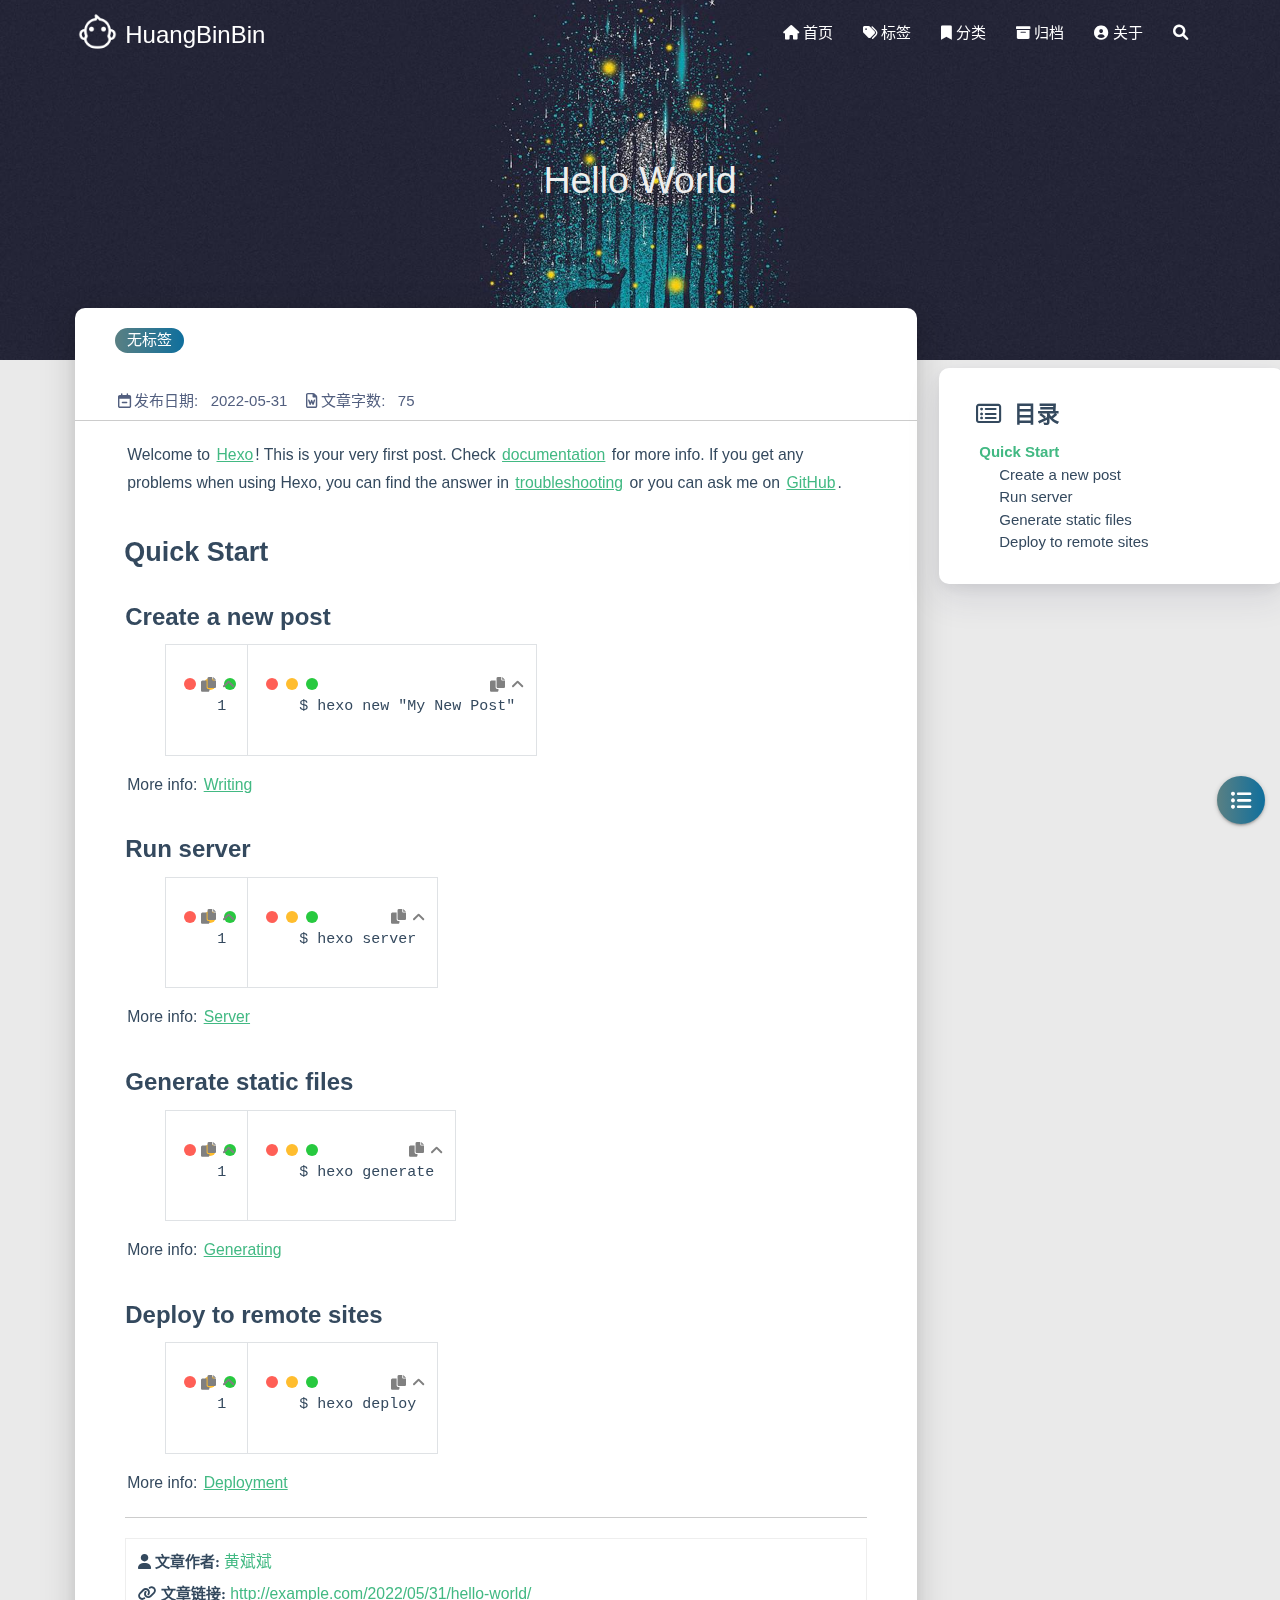
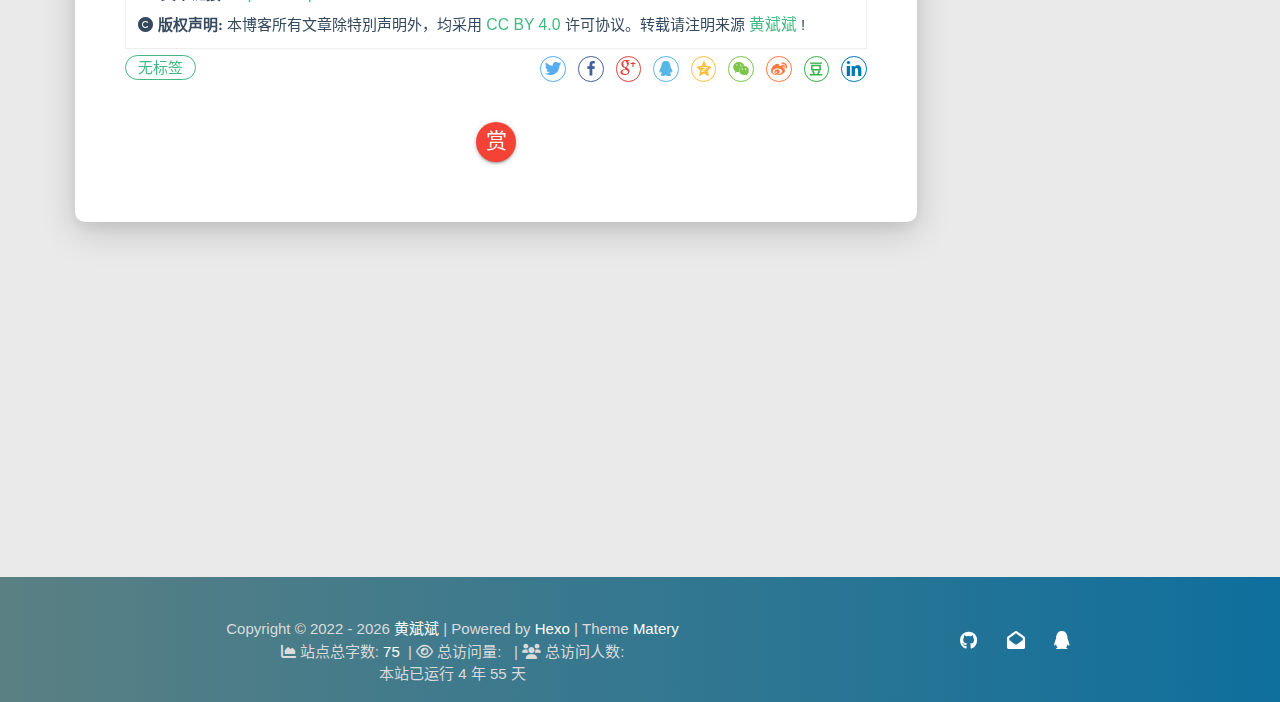
<file: 2022/05/31/hello-world/index.html>
<!DOCTYPE HTML>
<html lang="zh-CN">


<head>
    <meta charset="utf-8">
    <meta name="keywords" content="Hello World, HuangBinBin">
    <meta name="description" content="Welcome to Hexo! This is your very first post. Check documentation for more info. If you get any problems when using Hex">
    <meta http-equiv="X-UA-Compatible" content="IE=edge">
    <meta name="viewport" content="width=device-width, initial-scale=1.0, user-scalable=no">
    <meta name="renderer" content="webkit|ie-stand|ie-comp">
    <meta name="mobile-web-app-capable" content="yes">
    <meta name="format-detection" content="telephone=no">
    <meta name="apple-mobile-web-app-capable" content="yes">
    <meta name="apple-mobile-web-app-status-bar-style" content="black-translucent">
    <meta name="referrer" content="no-referrer-when-downgrade">
    <!-- Global site tag (gtag.js) - Google Analytics -->


    

    <title>Hello World | HuangBinBin</title>
    <link rel="icon" type="image/png" href="/favicon.png">

    <link rel="stylesheet" type="text/css" href="/libs/awesome/css/all.min.css">
    <link rel="stylesheet" type="text/css" href="/libs/materialize/materialize.min.css">
    <link rel="stylesheet" type="text/css" href="/libs/aos/aos.css">
    <link rel="stylesheet" type="text/css" href="/libs/animate/animate.min.css">
    <link rel="stylesheet" type="text/css" href="/libs/lightGallery/css/lightgallery.min.css">
    <link rel="stylesheet" type="text/css" href="/css/matery.css">
    <link rel="stylesheet" type="text/css" href="/css/my.css">

    <script src="/libs/jquery/jquery-3.6.0.min.js"></script>

<meta name="generator" content="Hexo 6.2.0"></head>


<body>
    <header class="navbar-fixed">
    <nav id="headNav" class="bg-color nav-transparent">
        <div id="navContainer" class="nav-wrapper container">
            <div class="brand-logo">
                <a href="/" class="waves-effect waves-light">
                    
                    <img src="/medias/logo.png" class="logo-img" alt="LOGO">
                    
                    <span class="logo-span">HuangBinBin</span>
                </a>
            </div>
            

<a href="#" data-target="mobile-nav" class="sidenav-trigger button-collapse"><i class="fas fa-bars"></i></a>
<ul class="right nav-menu">
  
  <li class="hide-on-med-and-down nav-item">
    
    <a href="/" class="waves-effect waves-light">
      
      <i class="fas fa-home" style="zoom: 0.6;"></i>
      
      <span>首页</span>
    </a>
    
  </li>
  
  <li class="hide-on-med-and-down nav-item">
    
    <a href="/tags" class="waves-effect waves-light">
      
      <i class="fas fa-tags" style="zoom: 0.6;"></i>
      
      <span>标签</span>
    </a>
    
  </li>
  
  <li class="hide-on-med-and-down nav-item">
    
    <a href="/categories" class="waves-effect waves-light">
      
      <i class="fas fa-bookmark" style="zoom: 0.6;"></i>
      
      <span>分类</span>
    </a>
    
  </li>
  
  <li class="hide-on-med-and-down nav-item">
    
    <a href="/archives" class="waves-effect waves-light">
      
      <i class="fas fa-archive" style="zoom: 0.6;"></i>
      
      <span>归档</span>
    </a>
    
  </li>
  
  <li class="hide-on-med-and-down nav-item">
    
    <a href="/about" class="waves-effect waves-light">
      
      <i class="fas fa-user-circle" style="zoom: 0.6;"></i>
      
      <span>关于</span>
    </a>
    
  </li>
  
  <li>
    <a href="#searchModal" class="modal-trigger waves-effect waves-light">
      <i id="searchIcon" class="fas fa-search" title="搜索" style="zoom: 0.85;"></i>
    </a>
  </li>
</ul>


<div id="mobile-nav" class="side-nav sidenav">

    <div class="mobile-head bg-color">
        
        <img src="/medias/logo.png" class="logo-img circle responsive-img">
        
        <div class="logo-name">HuangBinBin</div>
        <div class="logo-desc">
            
            Never really desperate, only the lost of the soul.
            
        </div>
    </div>

    <ul class="menu-list mobile-menu-list">
        
        <li class="m-nav-item">
	  
		<a href="/" class="waves-effect waves-light">
			
			    <i class="fa-fw fas fa-home"></i>
			
			首页
		</a>
          
        </li>
        
        <li class="m-nav-item">
	  
		<a href="/tags" class="waves-effect waves-light">
			
			    <i class="fa-fw fas fa-tags"></i>
			
			标签
		</a>
          
        </li>
        
        <li class="m-nav-item">
	  
		<a href="/categories" class="waves-effect waves-light">
			
			    <i class="fa-fw fas fa-bookmark"></i>
			
			分类
		</a>
          
        </li>
        
        <li class="m-nav-item">
	  
		<a href="/archives" class="waves-effect waves-light">
			
			    <i class="fa-fw fas fa-archive"></i>
			
			归档
		</a>
          
        </li>
        
        <li class="m-nav-item">
	  
		<a href="/about" class="waves-effect waves-light">
			
			    <i class="fa-fw fas fa-user-circle"></i>
			
			关于
		</a>
          
        </li>
        
        
        <li><div class="divider"></div></li>
        <li>
            <a href="https://github.com/blinkfox/hexo-theme-matery" class="waves-effect waves-light" target="_blank">
                <i class="fab fa-github-square fa-fw"></i>Fork Me
            </a>
        </li>
        
    </ul>
</div>


        </div>

        
            <style>
    .nav-transparent .github-corner {
        display: none !important;
    }

    .github-corner {
        position: absolute;
        z-index: 10;
        top: 0;
        right: 0;
        border: 0;
        transform: scale(1.1);
    }

    .github-corner svg {
        color: #0f9d58;
        fill: #fff;
        height: 64px;
        width: 64px;
    }

    .github-corner:hover .octo-arm {
        animation: a 0.56s ease-in-out;
    }

    .github-corner .octo-arm {
        animation: none;
    }

    @keyframes a {
        0%,
        to {
            transform: rotate(0);
        }
        20%,
        60% {
            transform: rotate(-25deg);
        }
        40%,
        80% {
            transform: rotate(10deg);
        }
    }
</style>

<a href="https://github.com/blinkfox/hexo-theme-matery" class="github-corner tooltipped hide-on-med-and-down" target="_blank"
   data-tooltip="Fork Me" data-position="left" data-delay="50">
    <svg viewBox="0 0 250 250" aria-hidden="true">
        <path d="M0,0 L115,115 L130,115 L142,142 L250,250 L250,0 Z"></path>
        <path d="M128.3,109.0 C113.8,99.7 119.0,89.6 119.0,89.6 C122.0,82.7 120.5,78.6 120.5,78.6 C119.2,72.0 123.4,76.3 123.4,76.3 C127.3,80.9 125.5,87.3 125.5,87.3 C122.9,97.6 130.6,101.9 134.4,103.2"
              fill="currentColor" style="transform-origin: 130px 106px;" class="octo-arm"></path>
        <path d="M115.0,115.0 C114.9,115.1 118.7,116.5 119.8,115.4 L133.7,101.6 C136.9,99.2 139.9,98.4 142.2,98.6 C133.8,88.0 127.5,74.4 143.8,58.0 C148.5,53.4 154.0,51.2 159.7,51.0 C160.3,49.4 163.2,43.6 171.4,40.1 C171.4,40.1 176.1,42.5 178.8,56.2 C183.1,58.6 187.2,61.8 190.9,65.4 C194.5,69.0 197.7,73.2 200.1,77.6 C213.8,80.2 216.3,84.9 216.3,84.9 C212.7,93.1 206.9,96.0 205.4,96.6 C205.1,102.4 203.0,107.8 198.3,112.5 C181.9,128.9 168.3,122.5 157.7,114.1 C157.9,116.9 156.7,120.9 152.7,124.9 L141.0,136.5 C139.8,137.7 141.6,141.9 141.8,141.8 Z"
              fill="currentColor" class="octo-body"></path>
    </svg>
</a>
        
    </nav>

</header>

    



<div class="bg-cover pd-header post-cover" style="background-image: url('/medias/featureimages/12.jpg')">
    <div class="container" style="right: 0px;left: 0px;">
        <div class="row">
            <div class="col s12 m12 l12">
                <div class="brand">
                    <h1 class="description center-align post-title">Hello World</h1>
                </div>
            </div>
        </div>
    </div>
</div>




<main class="post-container content">

    
    <link rel="stylesheet" href="/libs/tocbot/tocbot.css">
<style>
    #articleContent h1::before,
    #articleContent h2::before,
    #articleContent h3::before,
    #articleContent h4::before,
    #articleContent h5::before,
    #articleContent h6::before {
        display: block;
        content: " ";
        height: 100px;
        margin-top: -100px;
        visibility: hidden;
    }

    #articleContent :focus {
        outline: none;
    }

    .toc-fixed {
        position: fixed;
        top: 64px;
    }

    .toc-widget {
        width: 345px;
        padding-left: 20px;
    }

    .toc-widget .toc-title {
        padding: 35px 0 15px 17px;
        font-size: 1.5rem;
        font-weight: bold;
        line-height: 1.5rem;
    }

    .toc-widget ol {
        padding: 0;
        list-style: none;
    }

    #toc-content {
        padding-bottom: 30px;
        overflow: auto;
    }

    #toc-content ol {
        padding-left: 10px;
    }

    #toc-content ol li {
        padding-left: 10px;
    }

    #toc-content .toc-link:hover {
        color: #42b983;
        font-weight: 700;
        text-decoration: underline;
    }

    #toc-content .toc-link::before {
        background-color: transparent;
        max-height: 25px;

        position: absolute;
        right: 23.5vw;
        display: block;
    }

    #toc-content .is-active-link {
        color: #42b983;
    }

    #floating-toc-btn {
        position: fixed;
        right: 15px;
        bottom: 76px;
        padding-top: 15px;
        margin-bottom: 0;
        z-index: 998;
    }

    #floating-toc-btn .btn-floating {
        width: 48px;
        height: 48px;
    }

    #floating-toc-btn .btn-floating i {
        line-height: 48px;
        font-size: 1.4rem;
    }
</style>
<div class="row">
    <div id="main-content" class="col s12 m12 l9">
        <!-- 文章内容详情 -->
<div id="artDetail">
    <div class="card">
        <div class="card-content article-info">
            <div class="row tag-cate">
                <div class="col s7">
                    
                          <div class="article-tag">
                            <span class="chip bg-color">无标签</span>
                          </div>
                    
                </div>
                <div class="col s5 right-align">
                    
                </div>
            </div>

            <div class="post-info">
                
                <div class="post-date info-break-policy">
                    <i class="far fa-calendar-minus fa-fw"></i>发布日期:&nbsp;&nbsp;
                    2022-05-31
                </div>
                

                

                
                <div class="info-break-policy">
                    <i class="far fa-file-word fa-fw"></i>文章字数:&nbsp;&nbsp;
                    75
                </div>
                

                

                
            </div>
        </div>
        <hr class="clearfix">

        

        

        <div class="card-content article-card-content">
            <div id="articleContent">
                <p>Welcome to <a target="_blank" rel="noopener" href="https://hexo.io/">Hexo</a>! This is your very first post. Check <a target="_blank" rel="noopener" href="https://hexo.io/docs/">documentation</a> for more info. If you get any problems when using Hexo, you can find the answer in <a target="_blank" rel="noopener" href="https://hexo.io/docs/troubleshooting.html">troubleshooting</a> or you can ask me on <a target="_blank" rel="noopener" href="https://github.com/hexojs/hexo/issues">GitHub</a>.</p>
<h2 id="Quick-Start"><a href="#Quick-Start" class="headerlink" title="Quick Start"></a>Quick Start</h2><h3 id="Create-a-new-post"><a href="#Create-a-new-post" class="headerlink" title="Create a new post"></a>Create a new post</h3><figure class="highlight bash"><table><tr><td class="gutter"><pre><span class="line">1</span><br></pre></td><td class="code"><pre><span class="line">$ hexo new <span class="string">&quot;My New Post&quot;</span></span><br></pre></td></tr></table></figure>

<p>More info: <a target="_blank" rel="noopener" href="https://hexo.io/docs/writing.html">Writing</a></p>
<h3 id="Run-server"><a href="#Run-server" class="headerlink" title="Run server"></a>Run server</h3><figure class="highlight bash"><table><tr><td class="gutter"><pre><span class="line">1</span><br></pre></td><td class="code"><pre><span class="line">$ hexo server</span><br></pre></td></tr></table></figure>

<p>More info: <a target="_blank" rel="noopener" href="https://hexo.io/docs/server.html">Server</a></p>
<h3 id="Generate-static-files"><a href="#Generate-static-files" class="headerlink" title="Generate static files"></a>Generate static files</h3><figure class="highlight bash"><table><tr><td class="gutter"><pre><span class="line">1</span><br></pre></td><td class="code"><pre><span class="line">$ hexo generate</span><br></pre></td></tr></table></figure>

<p>More info: <a target="_blank" rel="noopener" href="https://hexo.io/docs/generating.html">Generating</a></p>
<h3 id="Deploy-to-remote-sites"><a href="#Deploy-to-remote-sites" class="headerlink" title="Deploy to remote sites"></a>Deploy to remote sites</h3><figure class="highlight bash"><table><tr><td class="gutter"><pre><span class="line">1</span><br></pre></td><td class="code"><pre><span class="line">$ hexo deploy</span><br></pre></td></tr></table></figure>

<p>More info: <a target="_blank" rel="noopener" href="https://hexo.io/docs/one-command-deployment.html">Deployment</a></p>

                
            </div>
            <hr/>

            

    <div class="reprint" id="reprint-statement">
        
            <div class="reprint__author">
                <span class="reprint-meta" style="font-weight: bold;">
                    <i class="fas fa-user">
                        文章作者:
                    </i>
                </span>
                <span class="reprint-info">
                    <a href="/about" rel="external nofollow noreferrer">黄斌斌</a>
                </span>
            </div>
            <div class="reprint__type">
                <span class="reprint-meta" style="font-weight: bold;">
                    <i class="fas fa-link">
                        文章链接:
                    </i>
                </span>
                <span class="reprint-info">
                    <a href="http://example.com/2022/05/31/hello-world/">http://example.com/2022/05/31/hello-world/</a>
                </span>
            </div>
            <div class="reprint__notice">
                <span class="reprint-meta" style="font-weight: bold;">
                    <i class="fas fa-copyright">
                        版权声明:
                    </i>
                </span>
                <span class="reprint-info">
                    本博客所有文章除特別声明外，均采用
                    <a href="https://creativecommons.org/licenses/by/4.0/deed.zh" rel="external nofollow noreferrer" target="_blank">CC BY 4.0</a>
                    许可协议。转载请注明来源
                    <a href="/about" target="_blank">黄斌斌</a>
                    !
                </span>
            </div>
        
    </div>

    <script async defer>
      document.addEventListener("copy", function (e) {
        let toastHTML = '<span>复制成功，请遵循本文的转载规则</span><button class="btn-flat toast-action" onclick="navToReprintStatement()" style="font-size: smaller">查看</a>';
        M.toast({html: toastHTML})
      });

      function navToReprintStatement() {
        $("html, body").animate({scrollTop: $("#reprint-statement").offset().top - 80}, 800);
      }
    </script>



            <div class="tag_share" style="display: block;">
                <div class="post-meta__tag-list" style="display: inline-block;">
                    
                        <div class="article-tag">
                            <span class="chip bg-color">无标签</span>
                        </div>
                    
                </div>
                <div class="post_share" style="zoom: 80%; width: fit-content; display: inline-block; float: right; margin: -0.15rem 0;">
                    <link rel="stylesheet" type="text/css" href="/libs/share/css/share.min.css">
<div id="article-share">

    
    <div class="social-share" data-sites="twitter,facebook,google,qq,qzone,wechat,weibo,douban,linkedin" data-wechat-qrcode-helper="<p>微信扫一扫即可分享！</p>"></div>
    <script src="/libs/share/js/social-share.min.js"></script>
    

    

</div>

                </div>
            </div>
            
                <style>
    #reward {
        margin: 40px 0;
        text-align: center;
    }

    #reward .reward-link {
        font-size: 1.4rem;
        line-height: 38px;
    }

    #reward .btn-floating:hover {
        box-shadow: 0 6px 12px rgba(0, 0, 0, 0.2), 0 5px 15px rgba(0, 0, 0, 0.2);
    }

    #rewardModal {
        width: 320px;
        height: 350px;
    }

    #rewardModal .reward-title {
        margin: 15px auto;
        padding-bottom: 5px;
    }

    #rewardModal .modal-content {
        padding: 10px;
    }

    #rewardModal .close {
        position: absolute;
        right: 15px;
        top: 15px;
        color: rgba(0, 0, 0, 0.5);
        font-size: 1.3rem;
        line-height: 20px;
        cursor: pointer;
    }

    #rewardModal .close:hover {
        color: #ef5350;
        transform: scale(1.3);
        -moz-transform:scale(1.3);
        -webkit-transform:scale(1.3);
        -o-transform:scale(1.3);
    }

    #rewardModal .reward-tabs {
        margin: 0 auto;
        width: 210px;
    }

    .reward-tabs .tabs {
        height: 38px;
        margin: 10px auto;
        padding-left: 0;
    }

    .reward-content ul {
        padding-left: 0 !important;
    }

    .reward-tabs .tabs .tab {
        height: 38px;
        line-height: 38px;
    }

    .reward-tabs .tab a {
        color: #fff;
        background-color: #ccc;
    }

    .reward-tabs .tab a:hover {
        background-color: #ccc;
        color: #fff;
    }

    .reward-tabs .wechat-tab .active {
        color: #fff !important;
        background-color: #22AB38 !important;
    }

    .reward-tabs .alipay-tab .active {
        color: #fff !important;
        background-color: #019FE8 !important;
    }

    .reward-tabs .reward-img {
        width: 210px;
        height: 210px;
    }
</style>

<div id="reward">
    <a href="#rewardModal" class="reward-link modal-trigger btn-floating btn-medium waves-effect waves-light red">赏</a>

    <!-- Modal Structure -->
    <div id="rewardModal" class="modal">
        <div class="modal-content">
            <a class="close modal-close"><i class="fas fa-times"></i></a>
            <h4 class="reward-title">你的赏识是我前进的动力</h4>
            <div class="reward-content">
                <div class="reward-tabs">
                    <ul class="tabs row">
                        <li class="tab col s6 alipay-tab waves-effect waves-light"><a href="#alipay">支付宝</a></li>
                        <li class="tab col s6 wechat-tab waves-effect waves-light"><a href="#wechat">微 信</a></li>
                    </ul>
                    <div id="alipay">
                        <img src="/medias/reward/alipay.jpg" class="reward-img" alt="支付宝打赏二维码">
                    </div>
                    <div id="wechat">
                        <img src="/medias/reward/wechat.png" class="reward-img" alt="微信打赏二维码">
                    </div>
                </div>
            </div>
        </div>
    </div>
</div>

<script>
    $(function () {
        $('.tabs').tabs();
    });
</script>

            
        </div>
    </div>

    

    

    

    

    

    

    

    

    

    

<article id="prenext-posts" class="prev-next articles">
    <div class="row article-row">
        
        <div class="article col s12 m6" data-aos="fade-up">
            <div class="article-badge left-badge text-color">
                <i class="fas fa-chevron-left"></i>&nbsp;上一篇</div>
            <div class="card">
                <a href="/2022/05/31/demo1/">
                    <div class="card-image">
                        
                        
                        <img src="/medias/featureimages/14.jpg" class="responsive-img" alt="demo1">
                        
                        <span class="card-title">demo1</span>
                    </div>
                </a>
                <div class="card-content article-content">
                    <div class="summary block-with-text">
                        
                            
                        
                    </div>
                    <div class="publish-info">
                        <span class="publish-date">
                            <i class="far fa-clock fa-fw icon-date"></i>2022-05-31
                        </span>
                        <span class="publish-author">
                            
                            <i class="fas fa-user fa-fw"></i>
                            黄斌斌
                            
                        </span>
                    </div>
                </div>
                
            </div>
        </div>
        
        
        <div class="article col s12 m6" data-aos="fade-up">
            <div class="article-badge right-badge text-color">
                本篇&nbsp;<i class="far fa-dot-circle"></i>
            </div>
            <div class="card">
                <a href="/2022/05/31/hello-world/">
                    <div class="card-image">
                        
                        
                        <img src="/medias/featureimages/12.jpg" class="responsive-img" alt="Hello World">
                        
                        <span class="card-title">Hello World</span>
                    </div>
                </a>
                <div class="card-content article-content">
                    <div class="summary block-with-text">
                        
                            
                        
                    </div>
                    <div class="publish-info">
                            <span class="publish-date">
                                <i class="far fa-clock fa-fw icon-date"></i>2022-05-31
                            </span>
                        <span class="publish-author">
                            
                            <i class="fas fa-user fa-fw"></i>
                            黄斌斌
                            
                        </span>
                    </div>
                </div>

                
            </div>
        </div>
        
    </div>
</article>

</div>



<!-- 代码块功能依赖 -->
<script type="text/javascript" src="/libs/codeBlock/codeBlockFuction.js"></script>



<!-- 代码语言 -->

<script type="text/javascript" src="/libs/codeBlock/codeLang.js"></script>


<!-- 代码块复制 -->

<script type="text/javascript" src="/libs/codeBlock/codeCopy.js"></script>


<!-- 代码块收缩 -->

<script type="text/javascript" src="/libs/codeBlock/codeShrink.js"></script>



    </div>
    <div id="toc-aside" class="expanded col l3 hide-on-med-and-down">
        <div class="toc-widget card" style="background-color: white;">
            <div class="toc-title"><i class="far fa-list-alt"></i>&nbsp;&nbsp;目录</div>
            <div id="toc-content"></div>
        </div>
    </div>
</div>

<!-- TOC 悬浮按钮. -->

<div id="floating-toc-btn" class="hide-on-med-and-down">
    <a class="btn-floating btn-large bg-color">
        <i class="fas fa-list-ul"></i>
    </a>
</div>


<script src="/libs/tocbot/tocbot.min.js"></script>
<script>
    $(function () {
        tocbot.init({
            tocSelector: '#toc-content',
            contentSelector: '#articleContent',
            headingsOffset: -($(window).height() * 0.4 - 45),
            collapseDepth: Number('0'),
            headingSelector: 'h2, h3, h4'
        });

        // Set scroll toc fixed.
        let tocHeight = parseInt($(window).height() * 0.4 - 64);
        let $tocWidget = $('.toc-widget');
        $(window).scroll(function () {
            let scroll = $(window).scrollTop();
            /* add post toc fixed. */
            if (scroll > tocHeight) {
                $tocWidget.addClass('toc-fixed');
            } else {
                $tocWidget.removeClass('toc-fixed');
            }
        });

        
        /* 修复文章卡片 div 的宽度. */
        let fixPostCardWidth = function (srcId, targetId) {
            let srcDiv = $('#' + srcId);
            if (srcDiv.length === 0) {
                return;
            }

            let w = srcDiv.width();
            if (w >= 450) {
                w = w + 21;
            } else if (w >= 350 && w < 450) {
                w = w + 18;
            } else if (w >= 300 && w < 350) {
                w = w + 16;
            } else {
                w = w + 14;
            }
            $('#' + targetId).width(w);
        };

        // 切换TOC目录展开收缩的相关操作.
        const expandedClass = 'expanded';
        let $tocAside = $('#toc-aside');
        let $mainContent = $('#main-content');
        $('#floating-toc-btn .btn-floating').click(function () {
            if ($tocAside.hasClass(expandedClass)) {
                $tocAside.removeClass(expandedClass).hide();
                $mainContent.removeClass('l9');
            } else {
                $tocAside.addClass(expandedClass).show();
                $mainContent.addClass('l9');
            }
            fixPostCardWidth('artDetail', 'prenext-posts');
        });
        
    });
</script>

    

</main>




    <footer class="page-footer bg-color">
    
        <link rel="stylesheet" href="/libs/aplayer/APlayer.min.css">
<style>
    .aplayer .aplayer-lrc p {
        
        display: none;
        
        font-size: 12px;
        font-weight: 700;
        line-height: 16px !important;
    }

    .aplayer .aplayer-lrc p.aplayer-lrc-current {
        
        display: none;
        
        font-size: 15px;
        color: #42b983;
    }

    
    .aplayer.aplayer-fixed.aplayer-narrow .aplayer-body {
        left: -66px !important;
    }

    .aplayer.aplayer-fixed.aplayer-narrow .aplayer-body:hover {
        left: 0px !important;
    }

    
</style>
<div class="">
    
    <div class="row">
        <meting-js class="col l8 offset-l2 m10 offset-m1 s12"
                   server="netease"
                   type="playlist"
                   id="720871666"
                   fixed='true'
                   autoplay='false'
                   theme='#42b983'
                   loop='all'
                   order='random'
                   preload='auto'
                   volume='0.7'
                   list-folded='true'
        >
        </meting-js>
    </div>
</div>

<script src="/libs/aplayer/APlayer.min.js"></script>
<script src="/libs/aplayer/Meting.min.js"></script>

    

    <div class="container row center-align"
         style="margin-bottom: 15px !important;">
        <div class="col s12 m8 l8 copy-right">
            Copyright&nbsp;&copy;
            
                <span id="year">2022</span>
            
            <a href="/about" target="_blank">黄斌斌</a>
            |&nbsp;Powered by&nbsp;<a href="https://hexo.io/" target="_blank">Hexo</a>
            |&nbsp;Theme&nbsp;<a href="https://github.com/blinkfox/hexo-theme-matery" target="_blank">Matery</a>
            <br>
            
                &nbsp;<i class="fas fa-chart-area"></i>&nbsp;站点总字数:&nbsp;<span
                        class="white-color">75</span>
            
            
            
                
            
            
                <span id="busuanzi_container_site_pv">
                &nbsp;|&nbsp;<i class="far fa-eye"></i>&nbsp;总访问量:&nbsp;
                    <span id="busuanzi_value_site_pv" class="white-color"></span>
            </span>
            
            
                <span id="busuanzi_container_site_uv">
                &nbsp;|&nbsp;<i class="fas fa-users"></i>&nbsp;总访问人数:&nbsp;
                    <span id="busuanzi_value_site_uv" class="white-color"></span>
            </span>
            
            <br>

            <!-- 运行天数提醒. -->
            
                <span id="sitetime"> Loading ...</span>
                <script>
                    var calcSiteTime = function () {
                        var seconds = 1000;
                        var minutes = seconds * 60;
                        var hours = minutes * 60;
                        var days = hours * 24;
                        var years = days * 365;
                        var today = new Date();
                        var startYear = "2022";
                        var startMonth = "5";
                        var startDate = "31";
                        var startHour = "0";
                        var startMinute = "0";
                        var startSecond = "0";
                        var todayYear = today.getFullYear();
                        var todayMonth = today.getMonth() + 1;
                        var todayDate = today.getDate();
                        var todayHour = today.getHours();
                        var todayMinute = today.getMinutes();
                        var todaySecond = today.getSeconds();
                        var t1 = Date.UTC(startYear, startMonth, startDate, startHour, startMinute, startSecond);
                        var t2 = Date.UTC(todayYear, todayMonth, todayDate, todayHour, todayMinute, todaySecond);
                        var diff = t2 - t1;
                        var diffYears = Math.floor(diff / years);
                        var diffDays = Math.floor((diff / days) - diffYears * 365);

                        // 区分是否有年份.
                        var language = 'zh-CN';
                        if (startYear === String(todayYear)) {
                            document.getElementById("year").innerHTML = todayYear;
                            var daysTip = 'This site has been running for ' + diffDays + ' days';
                            if (language === 'zh-CN') {
                                daysTip = '本站已运行 ' + diffDays + ' 天';
                            } else if (language === 'zh-HK') {
                                daysTip = '本站已運行 ' + diffDays + ' 天';
                            }
                            document.getElementById("sitetime").innerHTML = daysTip;
                        } else {
                            document.getElementById("year").innerHTML = startYear + " - " + todayYear;
                            var yearsAndDaysTip = 'This site has been running for ' + diffYears + ' years and '
                                + diffDays + ' days';
                            if (language === 'zh-CN') {
                                yearsAndDaysTip = '本站已运行 ' + diffYears + ' 年 ' + diffDays + ' 天';
                            } else if (language === 'zh-HK') {
                                yearsAndDaysTip = '本站已運行 ' + diffYears + ' 年 ' + diffDays + ' 天';
                            }
                            document.getElementById("sitetime").innerHTML = yearsAndDaysTip;
                        }
                    }

                    calcSiteTime();
                </script>
            
            <br>
            
        </div>
        <div class="col s12 m4 l4 social-link social-statis">
    <a href="https://github.com/huangbinbing" class="tooltipped" target="_blank" data-tooltip="访问我的GitHub" data-position="top" data-delay="50">
        <i class="fab fa-github"></i>
    </a>



    <a href="mailto:873320901@qq.com" class="tooltipped" target="_blank" data-tooltip="邮件联系我" data-position="top" data-delay="50">
        <i class="fas fa-envelope-open"></i>
    </a>







    <a href="tencent://AddContact/?fromId=50&fromSubId=1&subcmd=all&uin=873320901" class="tooltipped" target="_blank" data-tooltip="QQ联系我: 873320901" data-position="top" data-delay="50">
        <i class="fab fa-qq"></i>
    </a>







</div>
    </div>
</footer>

<div class="progress-bar"></div>


    <!-- 搜索遮罩框 -->
<div id="searchModal" class="modal">
    <div class="modal-content">
        <div class="search-header">
            <span class="title"><i class="fas fa-search"></i>&nbsp;&nbsp;搜索</span>
            <input type="search" id="searchInput" name="s" placeholder="请输入搜索的关键字"
                   class="search-input">
        </div>
        <div id="searchResult"></div>
    </div>
</div>

<script type="text/javascript">
$(function () {
    var searchFunc = function (path, search_id, content_id) {
        'use strict';
        $.ajax({
            url: path,
            dataType: "xml",
            success: function (xmlResponse) {
                // get the contents from search data
                var datas = $("entry", xmlResponse).map(function () {
                    return {
                        title: $("title", this).text(),
                        content: $("content", this).text(),
                        url: $("url", this).text()
                    };
                }).get();
                var $input = document.getElementById(search_id);
                var $resultContent = document.getElementById(content_id);
                $input.addEventListener('input', function () {
                    var str = '<ul class=\"search-result-list\">';
                    var keywords = this.value.trim().toLowerCase().split(/[\s\-]+/);
                    $resultContent.innerHTML = "";
                    if (this.value.trim().length <= 0) {
                        return;
                    }
                    // perform local searching
                    datas.forEach(function (data) {
                        var isMatch = true;
                        var data_title = data.title.trim().toLowerCase();
                        var data_content = data.content.trim().replace(/<[^>]+>/g, "").toLowerCase();
                        var data_url = data.url;
                        data_url = data_url.indexOf('/') === 0 ? data.url : '/' + data_url;
                        var index_title = -1;
                        var index_content = -1;
                        var first_occur = -1;
                        // only match artiles with not empty titles and contents
                        if (data_title !== '' && data_content !== '') {
                            keywords.forEach(function (keyword, i) {
                                index_title = data_title.indexOf(keyword);
                                index_content = data_content.indexOf(keyword);
                                if (index_title < 0 && index_content < 0) {
                                    isMatch = false;
                                } else {
                                    if (index_content < 0) {
                                        index_content = 0;
                                    }
                                    if (i === 0) {
                                        first_occur = index_content;
                                    }
                                }
                            });
                        }
                        // show search results
                        if (isMatch) {
                            str += "<li><a href='" + data_url + "' class='search-result-title'>" + data_title + "</a>";
                            var content = data.content.trim().replace(/<[^>]+>/g, "");
                            if (first_occur >= 0) {
                                // cut out 100 characters
                                var start = first_occur - 20;
                                var end = first_occur + 80;
                                if (start < 0) {
                                    start = 0;
                                }
                                if (start === 0) {
                                    end = 100;
                                }
                                if (end > content.length) {
                                    end = content.length;
                                }
                                var match_content = content.substr(start, end);
                                // highlight all keywords
                                keywords.forEach(function (keyword) {
                                    var regS = new RegExp(keyword, "gi");
                                    match_content = match_content.replace(regS, "<em class=\"search-keyword\">" + keyword + "</em>");
                                });

                                str += "<p class=\"search-result\">" + match_content + "...</p>"
                            }
                            str += "</li>";
                        }
                    });
                    str += "</ul>";
                    $resultContent.innerHTML = str;
                });
            }
        });
    };

    searchFunc('/search.xml', 'searchInput', 'searchResult');
});
</script>

    <!-- 回到顶部按钮 -->
<div id="backTop" class="top-scroll">
    <a class="btn-floating btn-large waves-effect waves-light" href="#!">
        <i class="fas fa-arrow-up"></i>
    </a>
</div>


    <script src="/libs/materialize/materialize.min.js"></script>
    <script src="/libs/masonry/masonry.pkgd.min.js"></script>
    <script src="/libs/aos/aos.js"></script>
    <script src="/libs/scrollprogress/scrollProgress.min.js"></script>
    <script src="/libs/lightGallery/js/lightgallery-all.min.js"></script>
    <script src="/js/matery.js"></script>

    

    

    <!-- 雪花特效 -->
    

    <!-- 鼠标星星特效 -->
    

     
        <script src="https://ssl.captcha.qq.com/TCaptcha.js"></script>
        <script src="/libs/others/TencentCaptcha.js"></script>
        <button id="TencentCaptcha" data-appid="xxxxxxxxxx" data-cbfn="callback" type="button" hidden></button>
    

    <!-- Baidu Analytics -->

    <!-- Baidu Push -->

<script>
    (function () {
        var bp = document.createElement('script');
        var curProtocol = window.location.protocol.split(':')[0];
        if (curProtocol === 'https') {
            bp.src = 'https://zz.bdstatic.com/linksubmit/push.js';
        } else {
            bp.src = 'http://push.zhanzhang.baidu.com/push.js';
        }
        var s = document.getElementsByTagName("script")[0];
        s.parentNode.insertBefore(bp, s);
    })();
</script>

    
    <script src="/libs/others/clicklove.js" async="async"></script>
    
    
    <script async src="/libs/others/busuanzi.pure.mini.js"></script>
    

    

    

    <!--腾讯兔小巢-->
    
    

    

    

    
    <script src="/libs/instantpage/instantpage.js" type="module"></script>
    

</body>

</html>
</file>
<file: css/matery.css>
/*全局基础样式*/
/*小屏幕下(手机类)的样式*/
@media only screen and (max-width: 601px) {
    .container {
        width: 95%;
    }
}

/*中等屏幕下(平板类)的样式*/
@media only screen and (min-width: 600px) and (max-width: 992px) {
    .container {
        width: 90%;
    }
}

/*大屏幕下(桌面类)的样式*/
@media only screen and (min-width: 993px) {
    .container {
        width: 90%;
        max-width: 1125px;
    }

    .head-container {
        position: absolute;
        padding: 0 30px;
        width: 100%;
    }

    .post-container {
        width: 90%;
        margin: 0 auto;
        max-width: 1250px;
    }
}

body {
    background-color: #eaeaea;
    margin: 0;
    color: #34495e;
    overflow-x: hidden;
    overflow-y: auto;
}

h1 {
    margin: 48px 0 22px -5px;
    font-size: 2.0rem;
    font-weight: bold;
    line-height: 2.0rem;
}

h2 {
    margin: 42px 0 18px -5px;
    font-size: 1.8rem;
    font-weight: bold;
    line-height: 1.8rem;
}

h3 {
    margin: 38px 0 15px -4px;
    font-size: 1.6rem;
    font-weight: bold;
    line-height: 1.7rem;
}

h4 {
    margin: 32px 0 12px -4px;
    font-size: 1.45rem;
    font-weight: bold;
    line-height: 1.45rem;
}

h5 {
    margin: 28px 0 8px -4px;
    font-size: 1.2rem;
    font-weight: bold;
    line-height: 1.2rem;
}

h6 {
    margin: 22px 0 4px -4px;
    font-size: 1.1rem;
    line-height: 1.1rem;
}

p {
    font-size: 1rem;
    line-height: 1.5rem;
}

hr {
    margin: 20px 0;
    border: 0;
    border-top: 1px solid #ccc;
}

blockquote {
    border-left: 5px solid #42b983;
    padding: 1rem 0.8rem 0.2rem 0.8rem;
    color: #666;
    background-color: rgba(66, 185, 131, .1);
}

pre {
    padding: 2rem 1rem 1rem 3rem !important;
    border-radius: 0.35rem;
    tab-size: 4;
}

.code-area::after {
    content: " ";
    position: absolute;
    border-radius: 50%;
    background: #ff5f56;
    width: 12px;
    height: 12px;
    top: 0;
    left: 12px;
    margin-top: 12px;
    -webkit-box-shadow: 20px 0 #ffbd2e, 40px 0 #27c93f;
    box-shadow: 20px 0 #ffbd2e, 40px 0 #27c93f;
}

code {
    padding: 1px 5px;
    top: 13px !important;
    font-family: Inconsolata, Monaco, Consolas, 'Courier New', Courier, monospace;
    font-size: 0.91rem;
    color: #e96900;
    background-color: #f8f8f8;
    border-radius: 2px;
}

.code_copy {
    position: absolute;
    top: 0.7rem;
    right: 25px;
    z-index: 1;
    filter: invert(50%);
    cursor: pointer;
}

.codecopy_notice {
    position: absolute;
    top: 0.7rem;
    right: 6px;
    z-index: 1;
    filter: invert(50%);
    opacity: 0;
}

.code_lang {
    position: absolute;
    top: 1.2rem;
    right: 46px;
    line-height: 0;
    font-weight: bold;
    font-family: Consolas, Monaco, 'Andale Mono', 'Ubuntu Mono', monospace;
    z-index: 1;
    filter: invert(50%);
    cursor: pointer;
}

.code-expand {
    position: absolute;
    top: 4px;
    right: 0;
    filter: invert(50%);
    padding: 7px;
    z-index: 999 !important;
    cursor: pointer;
    transition: all .3s;
    transform: rotate(0deg);
}

.code-closed .code-expand {
    transform: rotate(-180deg) !important;
    transition: all .3s;
}

.code-closed pre::before {
    height: 0;
}

pre code {
    padding: 0;
    color: #e8eaf6;
    background-color: #272822;
}

/* 键盘 kbd 标签样式 */
kbd {
    margin: 0 3px;
    padding: 3px 5px;
    border-radius: 3px;
    border: 1px solid #b4b4b4;
    box-shadow: 0 1px 3px rgba(0, 0, 0, 0.25), 0 2px 1px 0 rgba(255, 255, 255, 0.6) inset;
    font-family: Consolas, Monaco, 'Andale Mono', 'Ubuntu Mono', monospace;
    font-size: 0.9rem;
    font-weight: 600;
    background-color: #f8f8f8;
    color: #34495e;
    line-height: 1.8rem;
    white-space: nowrap;
}

b,
strong {
    font-weight: bold;
}

dfn {
    font-style: italic;
}

small {
    font-size: 85%;
}

cite {
    font-style: normal;
}

mark {
    background-color: #fcf8e3;
    padding: .2em;
}

.card {
    border-radius: 10px;
    box-shadow: 0 15px 35px rgba(50, 50, 93, .1), 0 5px 15px rgba(0, 0, 0, .07) !important;
}

.card .card-image img {
    border-radius: 8px 8px 0 0;
    /* 修改文章列表图片填充样式为 cover 以覆盖整个区域而不会被缩放 */
    object-fit: cover;
}

.container .row {
    margin-bottom: 0;
}

.bg-color {
    background-image: linear-gradient(to right, #5a8083 0%, #0f6f9d 100%);
}

.text-color {
    color: #0f9d58 !important;
}

.white-color {
    color: #fff;
}

.progress-bar {
    height: 4px;
    position: fixed;
    bottom: 0;
    z-index: 300;
    background: linear-gradient(to right, #4cbf30 0%, #0f9d58 100%);
    opacity: 0.8;
}

.sidenav-overlay {
    z-index: 500;
}

.pd-header {
    margin-top: -64px;
}

header .side-nav {
    width: 240px;
    z-index: 999;
    box-shadow: 0 2px 5px 0 rgba(0, 0, 0, 0.16), 0 7px 10px 0 rgba(0, 0, 0, 0.12);
}

nav {
    box-shadow: 0 2px 5px 0 rgba(0, 0, 0, 0.16), 0 7px 10px 0 rgba(0, 0, 0, 0.12);
}

header .nav-transparent {
    background-color: transparent !important;
    background-image: none;
    box-shadow: none;
}

header nav .brand-span {
    font-size: 1.45rem;
}

header .brand-logo .logo-img {
    height: 45px;
    vertical-align: middle;
    padding-bottom: 6px;
}

header .brand-logo .logo-span {
    font-size: 1.6rem;
}

/*修改顶部 logo 的文字垂直对齐为 top，避免默认 middle 看起来偏下*/
header .brand-logo .waves-effect {
    vertical-align: top;
}

header .button-collapse i {
    font-size: 1.5rem;
}

header .side-nav .mobile-head {
    padding: 0 15px;
}

header .side-nav .mobile-head img {
    margin-top: 30px;
    width: 75px;
    height: 75px;
}

header .side-nav .mobile-head .logo-name {
    margin-top: -30px;
    padding-left: 10px;
    font-size: 1.5rem;
}

header .side-nav .mobile-head .logo-desc {
    margin-top: -10px;
    padding-left: 10px;
    padding-bottom: 10px;
    font-size: 0.8rem;
    line-height: 1.3rem;
    color: #e3e3e3;
}

header .side-nav .menu-list li {
    padding: 0;
    margin-left: -15px;
}

header .side-nav .menu-list a {
    height: 50px;
    line-height: 50px;
    color: #34495e !important;
}

.mobile-menu-list a i {
    margin-left: 8px !important;
    font-size: 1.16rem;
    color: #34495e !important;
}

header .side-nav .fa-fw {
    width: 3.3rem;
    text-align: left;
}

header .side-nav .social-link {
    position: absolute;
    bottom: 45px;
    padding-left: 15px;
}

.social-link a {
    font-size: 1.2rem;
    display: inline;
    padding: 0 12px;
}

.cover-btns {
    position: relative;
    top: 10vh;
    text-align: center;
}

.cover-btns a {
    margin: 10px 15px;
    padding: 0 35px;
    height: 45px;
    line-height: 45px;
    font-size: 1rem;
    color: #fff;
    border: 1px solid #fff;
    background-color: transparent;
    border-radius: 30px;
    box-shadow: none;
}

.cover-btns a:hover {
    border: 1px solid #f44336;
    background-color: #f44336;
    box-shadow: 0 14px 26px -12px rgba(233, 30, 99, 0.42),
    0 4px 23px 0 rgba(0, 0, 0, 0.12),
    0 8px 10px -5px rgba(233, 30, 99, 0.2);
}

.cover-btns a i {
    font-size: 1.1rem;
    padding-right: 5px;
}

.scroll-down {
    background: #333;
    margin: 100px auto;
    -webkit-animation: scroll-down 1.5s infinite;
    -moz-animation: scroll-down 1.5s infinite;
    -o-animation: scroll-down 1.5s infinite;
    animation: scroll-down 1.5s infinite;
}

@-moz-keyframes scroll-down {
    0% {
        opacity: 0.4;
        -ms-filter: "progid:DXImageTransform.Microsoft.Alpha(Opacity=40)";
        filter: alpha(opacity=40);
        top: 0;
    }

    50% {
        opacity: 1;
        -ms-filter: none;
        filter: none;
        top: -16px;
    }

    100% {
        opacity: 0.4;
        -ms-filter: "progid:DXImageTransform.Microsoft.Alpha(Opacity=40)";
        filter: alpha(opacity=40);
        top: 0;
    }
}

@-webkit-keyframes scroll-down {
    0% {
        opacity: 0.4;
        -ms-filter: "progid:DXImageTransform.Microsoft.Alpha(Opacity=40)";
        filter: alpha(opacity=40);
        top: 0;
    }

    50% {
        opacity: 1;
        -ms-filter: none;
        filter: none;
        top: -16px;
    }

    100% {
        opacity: 0.4;
        -ms-filter: "progid:DXImageTransform.Microsoft.Alpha(Opacity=40)";
        filter: alpha(opacity=40);
        top: 0;
    }
}

@-o-keyframes scroll-down {
    0% {
        opacity: 0.4;
        -ms-filter: "progid:DXImageTransform.Microsoft.Alpha(Opacity=40)";
        filter: alpha(opacity=40);
        top: 0;
    }

    50% {
        opacity: 1;
        -ms-filter: none;
        filter: none;
        top: -16px;
    }

    100% {
        opacity: 0.4;
        -ms-filter: "progid:DXImageTransform.Microsoft.Alpha(Opacity=40)";
        filter: alpha(opacity=40);
        top: 0;
    }
}

@keyframes scroll-down {
    0% {
        opacity: 0.4;
        -ms-filter: "progid:DXImageTransform.Microsoft.Alpha(Opacity=40)";
        filter: alpha(opacity=40);
        top: 0;
    }

    50% {
        opacity: 1;
        -ms-filter: none;
        filter: none;
        top: -16px;
    }

    100% {
        opacity: 0.4;
        -ms-filter: "progid:DXImageTransform.Microsoft.Alpha(Opacity=40)";
        filter: alpha(opacity=40);
        top: 0;
    }
}

.cover-social-link {
    position: relative;
    top: 23vh;
    width: 100%;
    text-align: center;
}

.cover-social-link a {
    padding: 0 15px;
    font-size: 1.35rem;
    color: #fff;
}

header .go-back {
    float: left;
    position: relative;
    padding-left: 5px;
    padding-right: 5px;
    z-index: 1;
    height: 56px;
}

header .go-back i {
    font-size: 1.6rem;
    font-weight: 200;
    line-height: 56px;
}

/* 背景图效果. */
.bg-cover {
    position: relative;
    display: flex;
    align-items: center;
    height: 60vh;
    padding: 0;
    border: 0;
    overflow: hidden;
    background-position: center center;
    background-size: cover;
    transform: translate3d(0px, 0px, 0px);
}

.index-cover {
    height: 100vh;
}

.post-cover {
    height: 40vh !important;
}

.bg-cover:after {
    -webkit-animation: rainbow 60s infinite;
    animation: rainbow 60s infinite;
}

.bg-cover:before,
.bg-cover:after {
    position: absolute;
    z-index: 1;
    width: 100%;
    height: 100%;
    display: block;
    left: 0;
    top: 0;
    content: "";
}

.bg-cover .container {
    position: relative;
    color: #fff;
    z-index: 2;
}

.bg-cover .title {
    font-size: 4rem;
    line-height: 1.2em;
    margin-bottom: 20px;
    position: relative;
}

.bg-cover .description {
    font-weight: 300;
    font-size: 1.25rem;
    line-height: 1.4em;
    color: #eee;
}

.bg-cover .post-title {
    margin: 0 auto;
    font-size: 2.5rem;
    font-weight: 400;
}

@-webkit-keyframes rainbow {
/* 
    0%,
    100% {
        background: rgba(156, 39, 176, 0.75);
        background: linear-gradient(45deg, rgba(156, 39, 176, 0.75) 0%, rgba(156, 39, 176, 0.65) 100%);
        background: -moz-linear-gradient(135deg, rgba(156, 39, 176, 0.75) 0%, rgba(156, 39, 176, 0.65) 100%);
        background: -webkit-linear-gradient(135deg, rgba(156, 39, 176, 0.75) 0%, rgba(156, 39, 176, 0.65) 100%);
    }

    16% {
        background: rgba(132, 13, 121, 0.75);
        background: linear-gradient(45deg, rgba(132, 13, 121, 0.75) 0%, rgba(132, 13, 121, 0.65) 100%);
        background: -moz-linear-gradient(135deg, rgba(132, 13, 121, 0.75) 0%, rgba(132, 13, 121, 0.65) 100%);
        background: -webkit-linear-gradient(135deg, rgba(132, 13, 121, 0.75) 0%, rgba(132, 13, 121, 0.65) 100%);
    }

    32% {
        background: rgba(239, 83, 80, 0.75);
        background: linear-gradient(45deg, rgba(239, 83, 80, 0.75) 0%, rgba(239, 83, 80, 0.65) 100%);
        background: -moz-linear-gradient(135deg, rgba(239, 83, 80, 0.75) 0%, rgba(239, 83, 80, 0.65) 100%);
        background: -webkit-linear-gradient(135deg, rgba(239, 83, 80, 0.75) 0%, rgba(239, 83, 80, 0.65) 100%);
    }

    48% {
        background: rgba(255, 87, 34, 0.75);
        background: linear-gradient(45deg, rgba(255, 87, 34, 0.75) 0%, rgba(255, 87, 34, 0.65) 100%);
        background: -moz-linear-gradient(135deg, rgba(255, 87, 34, 0.75) 0%, rgba(255, 87, 34, 0.65) 100%);
        background: -webkit-linear-gradient(135deg, rgba(255, 87, 34, 0.75) 0%, rgba(255, 87, 34, 0.65) 100%);
    }

    64% {
        background: rgba(255, 160, 0, 0.75);
        background: linear-gradient(45deg, rgba(255, 160, 0, 0.75) 0%, rgba(255, 160, 0, 0.65) 100%);
        background: -moz-linear-gradient(135deg, rgba(255, 160, 0, 0.75) 0%, rgba(255, 112, 66, 0.65) 100%);
        background: -webkit-linear-gradient(135deg, rgba(255, 160, 0, 0.75) 0%, rgba(255, 160, 0, 0.65) 100%);
    }

    80% {
        background: rgba(233, 30, 99, 0.75);
        background: linear-gradient(45deg, rgba(233, 30, 99, 0.75) 0%, rgba(233, 30, 99, 0.65) 100%);
        background: -moz-linear-gradient(135deg, rgba(233, 30, 99, 0.75) 0%, rgba(233, 30, 99, 0.65) 100%);
        background: -webkit-linear-gradient(135deg, rgba(2233, 30, 99, 0.75) 0%, rgba(233, 30, 99, 0.65) 100%);
    } */
}

@keyframes rainbow {
/* 
    0%,
    100% {
        background: rgba(156, 39, 176, 0.75);
        background: linear-gradient(45deg, rgba(156, 39, 176, 0.75) 0%, rgba(156, 39, 176, 0.65) 100%);
        background: -moz-linear-gradient(135deg, rgba(156, 39, 176, 0.75) 0%, rgba(156, 39, 176, 0.65) 100%);
        background: -webkit-linear-gradient(135deg, rgba(156, 39, 176, 0.75) 0%, rgba(156, 39, 176, 0.65) 100%);
    }

    16% {
        background: rgba(132, 13, 121, 0.75);
        background: linear-gradient(45deg, rgba(132, 13, 121, 0.75) 0%, rgba(132, 13, 121, 0.65) 100%);
        background: -moz-linear-gradient(135deg, rgba(132, 13, 121, 0.75) 0%, rgba(132, 13, 121, 0.65) 100%);
        background: -webkit-linear-gradient(135deg, rgba(132, 13, 121, 0.75) 0%, rgba(132, 13, 121, 0.65) 100%);
    }

    32% {
        background: rgba(239, 83, 80, 0.75);
        background: linear-gradient(45deg, rgba(239, 83, 80, 0.75) 0%, rgba(239, 83, 80, 0.65) 100%);
        background: -moz-linear-gradient(135deg, rgba(239, 83, 80, 0.75) 0%, rgba(239, 83, 80, 0.65) 100%);
        background: -webkit-linear-gradient(135deg, rgba(239, 83, 80, 0.75) 0%, rgba(239, 83, 80, 0.65) 100%);
    }

    48% {
        background: rgba(255, 87, 34, 0.75);
        background: linear-gradient(45deg, rgba(255, 87, 34, 0.75) 0%, rgba(255, 87, 34, 0.65) 100%);
        background: -moz-linear-gradient(135deg, rgba(255, 87, 34, 0.75) 0%, rgba(255, 87, 34, 0.65) 100%);
        background: -webkit-linear-gradient(135deg, rgba(255, 87, 34, 0.75) 0%, rgba(255, 87, 34, 0.65) 100%);
    }

    64% {
        background: rgba(255, 160, 0, 0.75);
        background: linear-gradient(45deg, rgba(255, 160, 0, 0.75) 0%, rgba(255, 160, 0, 0.65) 100%);
        background: -moz-linear-gradient(135deg, rgba(255, 160, 0, 0.75) 0%, rgba(255, 112, 66, 0.65) 100%);
        background: -webkit-linear-gradient(135deg, rgba(255, 160, 0, 0.75) 0%, rgba(255, 160, 0, 0.65) 100%);
    }

    80% {
        background: rgba(233, 30, 99, 0.75);
        background: linear-gradient(45deg, rgba(233, 30, 99, 0.75) 0%, rgba(233, 30, 99, 0.65) 100%);
        background: -moz-linear-gradient(135deg, rgba(233, 30, 99, 0.75) 0%, rgba(233, 30, 99, 0.65) 100%);
        background: -webkit-linear-gradient(135deg, rgba(2233, 30, 99, 0.75) 0%, rgba(233, 30, 99, 0.65) 100%);
    } */
}

.index-card {
    margin-top: -10px;
    padding-top: 20px;
}

.carousel-post .title {
    font-size: 2.6rem;
}

.dream {
    margin-top: 20px;
    margin-bottom: 40px;
}

.dream .title,
.music-player .title,
.video-player .title {
    margin-bottom: 20px;
    font-size: 2rem;
    font-weight: 700;
}

.dream .text {
    opacity: .6;
    font-size: 1.1rem;
}

.music-player,
.video-player {
    margin-top: 10px;
    margin-bottom: 50px;
}

.music,
.dplayer-video {
    box-shadow: 0 5px 20px 0 rgba(0, 0, 0, .2), 0 10px 20px -12px rgba(0, 0, 0, .5) !important;
}

#recommend-sections {
    margin-top: -30px;
    padding-top: 30px;
}

.index-card .card .card-content {
    padding: 20px 40px;
}

@media only screen and (min-width: 1418px) {
    .recommend {
        margin-top: 20px;
        padding: 0 0.75rem;
    }
}

@media only screen and (max-width: 601px) {
    .index-card .card .card-content {
        padding: 10px 10px;
    }
}

/*中等屏幕下(平板类)的样式*/
@media only screen and (min-width: 600px) and (max-width: 992px) {
    .index-card .card .card-content {
        padding: 20px 20px;
    }
}

.recommend .row .col {
    padding: 0 1.25rem;
}

.recommend .title {
    margin-top: 25px;
    margin-bottom: 25px;
    text-align: center;
    font-size: 1.8rem;
    font-weight: 700;
    line-height: 1.8rem;
}

.recommend .post-card:before {
    position: absolute;
    z-index: 0;
    width: 100%;
    height: 100%;
    display: block;
    left: 0;
    top: 0;
    content: "";
    background-color: rgba(0, 0, 0, .3);
    border-radius: 10px;
}

.recommend .post-card {
    position: relative;
    width: 100%;
    height: 300px;
    max-height: 300px;
    margin-bottom: 15px;
    margin-top: 15px;
    text-align: center;
    border: 0;
    border-radius: 10px;
    color: rgba(0, 0, 0, .87);
    background: #fff 50%;
    background-size: cover;
    box-shadow: 0 15px 35px rgba(50, 50, 93, .1), 0 5px 15px rgba(0, 0, 0, .07);
}

.recommend .post-card .post-body {
    position: relative;
    margin: 0 auto;
    padding: 1.8rem 1.25rem;
    z-index: 2;
}

.recommend .post-card .post-categories {
    margin: 10px auto;
}

.recommend .post-card .post-categories .category {
    padding: 0 8px;
    color: hsla(0, 0%, 100%, .7) !important;
    font-size: .75rem;
    font-weight: 500;
}

.recommend .post-card a {
    color: #fff;
}

.recommend .post-card .post-title {
    height: 48px;
    margin-top: 10px;
    margin-bottom: 5px;
}

.recommend .post-card .post-description {
    margin: 20px auto;
    max-width: 500px;
    height: 65px;
    max-height: 65px;
    font-size: 14px;
    color: hsla(0, 0%, 100%, .78) !important;
}

.recommend .post-card .read-more {
    height: 40px;
    margin: .6rem 1px;
    font-size: 0.9rem;
    font-weight: 400;
    line-height: 40px;
    color: #fff;
    border-radius: 30px;
    box-shadow: 0 2px 2px 0 rgba(244, 67, 54, .14), 0 3px 1px -2px rgba(244, 67, 54, .2), 0 1px 5px 0 rgba(244, 67, 54, .12);
}

.recommend .post-card .read-more .icon {
    font-size: 1.05rem;
    padding-right: 10px;
}

.archive-calendar {
    margin-top: -60px;
    max-width: 820px;
}

#post-calendar {
    width: 100%;
    height: 225px;
}

.settings-content {
    margin-top: -10px;
}

/*文章列表卡片各样式*/
#articles {
    margin-top: 10px;
    margin-bottom: 10px;
}

article a {
    margin-right: 0 !important;
    color: #525f7f;
    text-transform: none !important;
}

article a:hover {
    font-weight: bold;
    color: #42b983;
    text-decoration: underline;
}

.articles .row {
    margin-left: 0;
    margin-right: 0;
}

article .card {
    border-radius: 8px;
    overflow: hidden;
}

article .card-image {
    background-color: #222;
    border-radius: 8px;
}

article .card-image img {
    height: 220px;
    border-radius: 0.3rem;
    opacity: .7;
}

article .tag-image img {
    height: 220px;
}

article .card .card-content {
    padding: 15px 15px 12px 18px;
}

article .article-content .summary {
    padding-bottom: 2px;
    padding-left: 0;
    margin-bottom: 6px;
    word-break: break-all;
}

article .article-content .publish-author {
    float: right;
}

.publish-date .icon-date {
    padding-right: 5px;
}

.publish-author .icon-category {
    padding-left: 10px;
}

.article-content .publish-author .post-category {
    padding-left: 5px;
}

article .card .card-action {
    padding: 10px 15px 10px 18px;
    border-radius: 0 0 8px 8px !important;
}

article .article-tags .chip {
    margin: 2px;
    font-size: 0.8rem;
    font-weight: 400;
    height: 22px;
    line-height: 22px;
    color: #fff;
    border-radius: 10px;
}

.prev-next {
    margin-left: -0.75rem;
}

.prev-next .article-badge {
    min-width: 3rem;
    margin-top: 7px;
    padding: 3px 10px 3px 8px;
    text-align: center;
    font-size: 1rem;
    line-height: inherit;
    position: absolute;
    box-sizing: border-box;
    z-index: 200;
    background-color: #fff;
    font-weight: 500;
}

.prev-next .left-badge {
    border-radius: 8px 0 8px 0;
}

.prev-next .right-badge {
    border-radius: 0 8px 0 8px;
    right: 10px;
}

.paging {
    margin-bottom: 15px;
}

.paging .row {
    margin-left: 0;
    margin-right: 0;
}

.paging .page-info {
    font-size: 1.4rem;
    color: #888;
    padding-top: 1rem;
}

.paging i {
    font-size: 2.5rem;
}

.paging .disabled {
    background-color: #ccc !important;
}

.paging .disabled i {
    color: #999 !important;
}

/*文章详情样式*/
#artDetail {
    margin-top: -60px;
}

/* 修改小屏幕下文章详情table样式. */
@media only screen and (max-width: 550px) {
    #articleContent table {
        table-layout: fixed;
    }
}

@media only screen and (min-width: 1418px) {
    #artDetail {
        margin-top: -60px;
        padding: 0 0.75rem;
    }
}

#artDetail .card {
    box-shadow: 0 10px 35px 2px rgba(0, 0, 0, .15),
    0 5px 15px rgba(0, 0, 0, .07),
    0 2px 5px -5px rgba(0, 0, 0, .1) !important;
}

#artDetail .tag-cate {
    padding-bottom: 15px;
}

#artDetail a {
    margin-right: 0 !important;
    text-transform: none !important;
}

#artDetail .article-info {
    padding: 20px 30px 1px 40px;
    margin-bottom: -5px;
}

#artDetail .article-tag .chip {
    font-size: 1rem;
    font-weight: 400;
    height: 25px;
    line-height: 24px;
    color: #fff;
    border-radius: 15px;
    margin-right: 5px;
    margin-bottom: 2px;
}

#artDetail .tag_share .article-tag .chip {
    font-size: 1rem;
    font-weight: 400;
    height: 25px;
    line-height: 23px;
    border-radius: 15px;
    margin-right: 5px;
    margin-bottom: 2px;
    color: #42b983;
    background: #fff;
    border: 1px solid;
    transition: all 0.6s ease-in-out;
}

#artDetail .tag_share .article-tag .chip:hover {
    color: #fff;
    background: #42b983;
}

#artDetail .post-cate {
    float: right;
    color: #42b983;
}

#artDetail .post-cate a {
    padding-right: 5px;
    color: #42b983;
    font-weight: 500;
}

#artDetail .post-cate a:hover {
    text-decoration: underline;
}

#artDetail .post-info {
    color: #525f7f;
}

#artDetail .post-info .post-category {
    padding-right: 4px;
    color: #525f7f;
}

#artDetail .post-info .post-category:hover {
    font-weight: bold;
    color: #42b983;
    text-decoration: underline;
}

#artDetail .post-info .post-date {
    color: #525f7f;
}

#artDetail .post-info .post-word-count {
    margin-left: 15px;
}

#artDetail .post-info .post-read {
    margin-left: 15px;
    color: #525f7f;
}

#artDetail .article-card-content {
    padding: 0 15px 20px 18px;
}

@media only screen and (max-width: 601px) {
    #artDetail .article-info {
        padding: 15px 15px 1px 15px;
        margin-bottom: -5px;
    }
}

@media only screen and (min-width: 600px) and (max-width: 992px) {
    #artDetail .article-card-content {
        padding: 0 30px 20px 32px;
    }

    #artDetail .article-info {
        padding: 15px 20px 0 28px;
        margin-bottom: -5px;
    }
}

@media only screen and (min-width: 993px) {
    #artDetail .article-card-content {
        padding: 0 50px 20px 50px;
    }
}

#artDetail .reprint {
    margin: 15px 0 0.4rem;
    padding: 0.5rem 0.8rem;
    border: 1px solid #eee;
    line-height: 2;
    transition: box-shadow 0.3s ease-in-out
}

#artDetail .reprint-info {
    word-break: break-word;
}

#artDetail .reprint:hover {
    box-shadow: 0 0 10px 0 rgba(232, 237, 250, .6), 0 4px 8px 0 rgba(232, 237, 250, .5)
}

#artDetail .reprint a {
    font-size: 1.05rem;
    color: #42b983;
    font-weight: 500;
}

#articleContent p {
    margin: 2px 2px 10px;
    font-size: 1.05rem;
    line-height: 1.85rem;
}

#articleContent blockquote p {
    text-indent: 0.2rem;
}

#articleContent a {
    padding: 0 2px;
    color: #42b983;
    font-weight: 500;
    text-decoration: underline;
    word-wrap: break-word;
}

#articleContent .img-item {
    text-align: center;
}

#articleContent img {
    max-width: 100%;
    height: auto;
    cursor: pointer;
}

#articleContent video {
    display: block;
    margin: 30px auto;
    box-shadow: 0 5px 35px 0 rgba(0, 0, 0, .2), 0 10px 35px -11px rgba(0, 0, 0, .6);
    cursor: pointer;
}

#articleContent ol,
#articleContent ul {
    display: block;
    padding-left: 2em !important;
    word-spacing: 0.05rem;
}

#articleContent ul li,
#articleContent ol li {
    display: list-item;
    line-height: 1.8rem;
    font-size: 1rem;
}

#articleContent ul li {
    list-style-type: disc;
}

#articleContent ul ul li {
    list-style-type: circle;
}

#articleContent table {
    width: 100%;
    display: block;
    border-collapse: collapse;
    border-spacing: 0;
    overflow: auto;
}

/**
#articleContent table,
th,
td {
    padding: 12px 13px;
    border: 1px solid #dfe2e5;
}
**/

table tr:nth-child(2n),
thead {
    background-color: #fafafa;
}

#articleContent table th {
    background-color: #f2f2f2;
    min-width: 80px;
    border: 1px solid #dfe2e5;
    padding: 6px 6px;
}

#articleContent table td {
    min-width: 80px;
    border: 1px solid #dfe2e5;
    padding: 6px 6px;
}

#articleContent [type="checkbox"]:not(:checked),
[type="checkbox"]:checked {
    position: inherit;
    margin-left: -1.3rem;
    margin-right: 0.4rem;
    margin-top: -1px;
    vertical-align: middle;
    left: unset;
    visibility: visible;
}

@media only screen and (min-width: 600px) {
    #article-share .social-share a {
        margin-left: 15px !important;
    }
}

.chip-container {
    margin-top: -60px;
}

.chip-container .tag-title {
    margin-bottom: 10px;
    color: #3C4858;
    font-size: 1.75rem;
    font-weight: 400;
}

.chip-container .tag-chips {
    margin: 1rem auto 0.5rem;
    max-width: 850px;
    text-align: center;
}

.chip-container .tags-posts {
    margin-top: 20px;
}

.chip-container .chip-default {
    color: #34495e;
}

.chip-container .chip-active {
    color: #FFF !important;
    background: linear-gradient(to bottom right, #FF5E3A 0%, #FF2A68 100%) !important;
    box-shadow: 2px 5px 10px #aaa !important;
}

.chip-container .chip {
    margin: 10px 10px;
    padding: 19px 14px;
    display: inline-flex;
    line-height: 0;
    font-size: 1rem;
    font-weight: 500;
    border-radius: 5px;
    cursor: pointer;
    box-shadow: 0 3px 5px rgba(0, 0, 0, .12);
    z-index: 0;
}

.chip-container .chip:hover {
    color: #fff;
    background: linear-gradient(to right, #4cbf30 0%, #0f9d58 100%) !important;
}

.chip .tag-length {
    margin-left: 5px;
    margin-right: -2px;
    font-size: 0.5rem;
}

.chip-default .tag-length {
    color: #e91e63;
    margin-top: 1px;
}

.chip-active .tag-length {
    color: #fff;
}

/* archive page. */
#cd-timeline .year {
    position: relative;
    width: 80px;
    height: 80px;
    margin: 10px 0 50px -20px;
    padding: 21px 10px;
    background-color: #ff5722;
    color: #fff;
    font-size: 1.8rem;
    font-weight: 600;
}

#cd-timeline .year a {
    color: #fff;
}

#cd-timeline .month {
    position: relative;
    width: 60px;
    height: 60px;
    margin: 10px 0 30px -10px;
    padding: 14px 16px;
    background-color: #ef6c00;
    color: #fff;
    font-size: 1.7rem;
    font-weight: 600;
}

#cd-timeline .month a {
    color: #fff;
}

#cd-timeline .day {
    position: relative;
    padding: 8px 10px;
    background-color: #ffa726;
    color: #fff;
    font-size: 1.2rem;
    font-weight: 500;
}

#cd-timeline {
    /*width: 90%;*/
    max-width: 820px;
    position: relative;
    margin-top: 2rem;
    margin-bottom: 2rem;
}

#cd-timeline::before {
    /* this is the vertical line */
    content: '';
    position: absolute;
    top: 0;
    left: 18px;
    height: 100%;
    width: 4px;
    background: #0f9d58;
}

@media only screen and (min-width: 900px) {
    #cd-timeline {
        margin-top: 2rem;
        margin-bottom: 2rem;
    }

    #cd-timeline::before {
        left: 50%;
        margin-left: -2px;
    }

    #cd-timeline .year {
        margin: 10px 0 50px -40px;
        padding: 22px 11px;
    }

    #cd-timeline .month {
        margin: 10px 0 30px -30px;
        padding: 14px 16px;
    }
}

.cd-timeline-block {
    position: relative;
    margin: 1em 0;
}

.cd-timeline-block::after {
    clear: both;
    content: "";
    display: table;
}

.cd-timeline-block:first-child {
    margin-top: 0;
}

.cd-timeline-block:last-child {
    margin-bottom: 0;
}

@media only screen and (min-width: 870px) {
    .cd-timeline-block {
        margin: 1em 0;
    }

    .cd-timeline-block:first-child {
        margin-top: 0;
    }

    .cd-timeline-block:last-child {
        margin-bottom: 0;
    }
}

.cd-timeline-img {
    position: absolute;
    top: 0;
    left: 0;
    width: 40px;
    height: 40px;
    border-radius: 50%;
    box-shadow: 0 0 0 4px #ffffff, inset 0 2px 0 rgba(0, 0, 0, 0.08), 0 3px 0 4px rgba(0, 0, 0, 0.05);
}

@media only screen and (min-width: 900px) {
    .cd-timeline-img {
        width: 40px;
        height: 40px;
        left: 50%;
        margin-left: -20px;
        /* Force Hardware Acceleration in WebKit */
        -webkit-transform: translateZ(0);
        -webkit-backface-visibility: hidden;
    }

    .cssanimations .cd-timeline-img.is-hidden {
        visibility: hidden;
    }

    .cssanimations .cd-timeline-img.bounce-in {
        visibility: visible;
        -webkit-animation: cd-bounce-1 0.6s;
        -moz-animation: cd-bounce-1 0.6s;
        animation: cd-bounce-1 0.6s;
    }
}

.cd-timeline-content {
    position: relative;
    margin-top: -40px;
    margin-left: 60px;
    padding: 0;
    border-radius: 5px;
    background: #ffffff;
    box-shadow: 0 15px 35px rgba(50, 50, 93, .1), 0 5px 15px rgba(0, 0, 0, .07) !important;
}

.cd-timeline-content::after {
    clear: both;
    content: "";
    display: table;
}

.cd-timeline-content .card {
    margin: 0;
}

.cd-timeline-content::before {
    content: '';
    position: absolute;
    top: 18px !important;
    right: 100%;
    height: 0;
    width: 14px;
    margin-left: 2px;
    margin-right: 2px;
    border: 1px dashed #ffa726;
}

@media only screen and (min-width: 768px) {
    .cd-timeline-content h2 {
        font-size: 1.25rem;
    }

    .cd-timeline-content p {
        font-size: 1rem;
    }

    .cd-timeline-content .cd-read-more,
    .cd-timeline-content .cd-date {
        font-size: 0.875rem;
    }
}

@media only screen and (min-width: 900px) {
    .cd-timeline-content {
        margin-left: 0;
        padding: 0;
        width: 45%;

    }

    .cd-timeline-content::before {
        top: 24px;
        left: 100%;
    }

    .cd-timeline-content .cd-read-more {
        float: left;
    }

    .cd-timeline-block:nth-child(even) .cd-timeline-content {
        float: right;
    }

    .cd-timeline-block:nth-child(even) .cd-timeline-content::before {
        top: 24px;
        left: auto;
        right: 100%;
        border-color: #ffa726;
    }

    .cd-timeline-block:nth-child(even) .cd-timeline-content .cd-read-more {
        float: right;
    }

    .cssanimations .cd-timeline-content.is-hidden {
        visibility: hidden;
    }

    .cssanimations .cd-timeline-content.bounce-in {
        visibility: visible;
        -webkit-animation: cd-bounce-2 0.6s;
        -moz-animation: cd-bounce-2 0.6s;
        animation: cd-bounce-2 0.6s;
    }
}

/* about page styles. */

.about-container {
    width: 90%;
    max-width: 1225px;
    margin-top: -60px;
}

@media only screen and (max-width: 601px) {
    .about-container {
        width: 95%;
    }
}

.post-statis {
    text-align: center;
}

.post-statis .statis {
    display: inline-block;
    padding: 0.3rem 0.8rem;
    text-align: center;
    letter-spacing: .03rem;
}

.post-statis .statis .count {
    display: block;
    font-size: 1.3rem;
    font-weight: bold;
    text-decoration: underline;
}

.post-statis .statis .count a {
    color: #42b983;
}

.post-statis .statis .name {
    font-size: 0.9rem;
    color: #777;
}

#aboutme .social-link {
    margin: 0.5rem 0;
    text-align: center;
}

#aboutme .social-link a {
    display: inline-block;
    width: 2.3rem;
    height: 2.3rem;
    line-height: 2.2rem;
    margin: 0 0.5rem;
    padding: 0;
    color: #fff;
    border: 1px solid #0f9d58;
    background: radial-gradient(#4cbf30, #0f9d58);
    font-size: 0.9rem;
    border-radius: 50%;
    box-shadow: 0 4px 6px rgba(50, 50, 93, .21), 0 2px 3px rgba(0, 0, 0, .1);
}

.profile .avatar-img {
    max-width: 160px;
    width: 100%;
    margin: 0 auto;
    transform: translate3d(0, -65%, 0);
}

.profile .author {
    margin-top: -80px;
}

.profile .author .post-statis {
    margin: 0.5rem 0 1.4rem 0;
}

.profile .author .title {
    margin-bottom: 0.1rem;
    font-size: 1.8rem;
    font-weight: 500;
    color: #3C4858;
}

.profile .author .career {
    margin: 8px 0;
    font-size: 0.9rem;
    font-weight: 400;
    color: #777;
}

#aboutme .profile .social-link {
    margin: 1.5rem 0 0.8rem 0;
}

#aboutme .introduction {
    margin: 1.5rem auto 3rem;
    max-width: 600px;
    color: #999;
}

.post-charts,
.my-projects,
.my-skills,
.post-charts {
    padding: 3.8rem 1.5rem 0.8rem 1.5rem;
}

.post-charts,
.title,
.my-projects .title,
.my-skills .title,
.my-gallery .title {
    font-size: 2rem;
    margin-bottom: 2.25rem;
}

.my-projects .info {
    max-width: 360px;
    margin: 0 auto;
    padding: 1rem 0 1rem;
}

.my-projects .info .icon {
    display: inline-block;
    width: 76px;
    height: 76px;
    text-align: center;
    line-height: 76px;
    color: #fff;
    font-size: 1.75rem;
    border-radius: 50%;
}

.my-projects .info .info-title {
    margin: 1.25rem 0 0.875rem;
    font-size: 1.25rem;
    font-weight: 500;
    line-height: 1.5em;
}

.my-projects .info .info-title a {
    color: #34495e;
}

.my-projects .info .info-desc {
    margin: 0 0 10px;
    font-size: 0.9rem;
    color: #999;
}

.my-skills .skillbar {
    position: relative;
    display: block;
    max-width: 360px;
    margin: 15px auto;
    background: #eee;
    height: 30px;
    border-radius: 35px;
    -moz-border-radius: 35px;
    -webkit-border-radius: 35px;
    -webkit-transition: 0.4s linear;
    -moz-transition: 0.4s linear;
    -o-transition: 0.4s linear;
    transition: 0.4s linear;
    -webkit-transition-property: width, background-color;
    -moz-transition-property: width, background-color;
    -o-transition-property: width, background-color;
    transition-property: width, background-color;
}

.skillbar .skillbar-title {
    position: absolute;
    top: 0;
    left: 0;
    width: 110px;
    font-size: 0.9rem;
    color: #ffffff;
    border-radius: 35px;
    -webkit-border-radius: 35px;
    -moz-border-radius: 35px;
}

.skillbar .skillbar-title span {
    display: block;
    background: rgba(0, 0, 0, 0.15);
    padding: 0 20px;
    height: 30px;
    line-height: 30px;
    border-radius: 35px;
    -webkit-border-radius: 35px;
    -moz-border-radius: 35px;
}

.skillbar .skillbar-bar {
    height: 30px;
    width: 0;
    border-radius: 35px;
    -moz-border-radius: 35px;
    -webkit-border-radius: 35px;
}

.skillbar .skill-bar-percent {
    position: absolute;
    right: 10px;
    top: 0;
    font-size: 12px;
    height: 30px;
    line-height: 30px;
    color: #ffffff;
    color: rgba(0, 0, 0, 0.5);
}

.my-skills .other-skills {
    margin-top: 2rem;
}

.other-skills .sub-title {
    font-size: 1.5rem;
}

.other-skills .tag-chips {
    max-width: 600px;
}

.other-skills .chip {
    background-color: #fff;
    border: 1px solid #eee;
}

.other-skills .chip:hover {
    color: #fff;
    background: linear-gradient(to right, #4cbf30 0%, #0f9d58 100%);
    border: 1px solid #4cbf30;
    box-shadow: 0 5px 5px rgba(0, 0, 0, .25)
}

.my-gallery {
    margin: 4.5rem auto 1rem;
    padding: 0 1.2rem;
    max-width: 1100px;
}

.my-gallery .photo {
    margin: .5rem 0;
}

.my-gallery .photo img {
    width: 100%;
    height: 200px;
    border-radius: 10px;
    cursor: pointer;
}

/*尾部样式*/
footer {
    padding-bottom: 1px;
}

footer .social-statis {
    margin-top: 10px;
    position: relative;
}

footer a {
    color: #fff;
}

footer .copy-right {
    color: #dbdbdb;
}

/*搜索层样式*/
#searchIcon {
    font-size: 1.2rem;
}

#searchModal {
    min-height: 500px;
    width: 80%;
}

#searchModal .search-header .title {
    font-size: 1.6rem;
    color: #333;
}

#searchResult {
    margin: -15px 0 10px 10px;
}

p.search-result-summary{
    margin: 15px 0 0 -8px;
}

#searchResult .search-result-list {
    margin-left: -8px;
    margin-top: 0px;
    padding-left: 0;
    color: #666;
}

.search-result-list .search-result-title {
    font-size: 1.4rem;
    color: #42b983;
}

.search-result-list li {
    border-bottom: 1px solid #e5e5e5;
    padding: 15px 0 5px 0;
}

.search-result-list .search-keyword {
    margin: 0 2px;
    padding: 1px 5px 1px 4px;
    border-radius: 2px;
    background-color: #f2f2f2;
    color: #e96900;
    font-style: normal;
    white-space: pre-wrap;
}

/*回到顶部按钮样式*/
.top-scroll {
    display: none;
    position: fixed;
    right: 15px;
    bottom: 15px;
    padding-top: 15px;
    margin-bottom: 0;
    z-index: 998;
}

.top-scroll .btn-floating {
    background: linear-gradient(to bottom right, #FF5E3A 0%, #FF2A68 100%);
    width: 48px;
    height: 48px;
}

.top-scroll .btn-floating i {
    line-height: 48px;
    font-size: 1.8rem;
}

@media screen and (min-width: 368px) and (max-width: 767px) {
    .info-break-policy {
        word-break: keep-all;
        float: left;
        width: 50%;
    }
}

@media screen and (min-width: 768px) {
    .info-break-policy {
        word-break: keep-all;
        float: left;
        margin-right: 15px;
    }
}

@media screen and (max-width: 367px) {
    .info-break-policy {
        word-break: keep-all;
        float: left;
        width: 100%;
    }

    .custom-card {
        padding: 0 2px !important;
    }
}

.info-break-policy {
    margin-bottom: 8px;
}

.clearfix {
    clear: left;
}

.img-shadow {
    box-shadow: 0 5px 25px 0 rgba(0, 0, 0, .2), 0 10px 30px -11px rgba(0, 0, 0, .6)
}

.img-margin {
    margin: 25px auto 10px auto;
}

.caption {
    text-align: center;
    margin: 0 auto 15px auto;
}

.center-caption {
    color: #525f7f;
    padding: 5px;
    border-bottom: 1px solid #d9d9d9;
}

.lg-sub-html .center-caption {
    color: #fff !important;
    border-bottom: none;
}

.overflow-policy {
    overflow: hidden;
}

/* styles for '...' */
.block-with-text {
    /* hide text if it more than N lines  */
    overflow: hidden;
    /* for set '...' in absolute position */
    position: relative;
    /* use this value to count block height */
    line-height: 1.5em;
    /* max-height = line-height (1.2) * lines max number (3) */
    max-height: 4.5em;
    /* fix problem when last visible word doesn't adjoin right side  */
    text-align: justify;
    /* place for '...' */
    margin-right: -1em;
    padding-right: 1em;
}

/* create the ... style */
.block-with-text:before {
    /* points in the end */
    content: '...';
    /* absolute position */
    position: absolute;
    /* set position to right bottom corner of block */
    right: 0.2em;
    bottom: 0;
}

/* hide ... if we have text, which is less than or equal to max lines */
.block-with-text:after {
    /* points in the end */
    content: '';
    /* absolute position */
    position: absolute;
    /* set position to right bottom corner of text */
    right: 0;
    /* set width and height */
    width: 1em;
    height: 1em;
    /* fix the problem of hidden failure */
    margin-top: 0.4em;
    /* bg color = bg color under block */
    background: white;
}

/*二级菜单*/

.nav-menu {
}

.nav-menu li .sub-nav {
    position: absolute;
    top: 66px;
    list-style: none;
    margin-left: -20px;
    display: none;
}

.nav-menu li .sub-nav li {
    text-align: center;
    clear: left;
    width: 140px;
    height: 35px;
    line-height: 35px;
    position: relative;
}

.nav-menu li .sub-nav li a {
    height: 34px;
    line-height: 34px;
    width: 138px;
    padding: 0;
    display: inline-block;
    border-radius: 5px;
    color: #000;
}

.nav-show i[aria-hidden=true] {
    -webkit-transform: rotate(180deg) !important;
    -moz-transform: rotate(180deg) !important;
    -o-transform: rotate(180deg) !important;
    -ms-transform: rotate(180deg) !important;
    transform: rotate(180deg) !important;
    -webkit-transition: all .3s;
    -moz-transition: all .3s;
    -o-transition: all .3s;
    transition: all .3s;
}

.menus_item_child {
    background-color: rgba(255, 255, 255, .8);
    width: fit-content;
    border-radius: 10px;
    -webkit-box-shadow: 0 5px 20px -4px rgba(0, 0, 0, .5);
    box-shadow: 0 5px 20px -4px rgba(0, 0, 0, .5);
    display: none;
    opacity: 0.98;
    -ms-filter: none;
    filter: none;
    -webkit-animation: sub_menus .3s .1s ease both;
    -moz-animation: sub_menus .3s .1s ease both;
    -o-animation: sub_menus .3s .1s ease both;
    animation: sub_menus .3s .1s ease both;
}

.menus_item_child:before {
    content: "";
    position: absolute;
    top: -20px;
    left: 50%;
    margin-left: -10px;
    border-width: 10px;
    border-style: solid;
    border-color: transparent transparent rgba(255, 255, 255, .8)
}

.m-nav-item {
    position: relative;
}

.m-nav-item ul {
    display: none;
}

.m-nav-item ul li {
    width: 255px;
    height: 50px;
    line-height: 50px;
    text-align: center;
}

.m-nav-show .m-icon {
    -webkit-transform: rotate(90deg) !important;
    -moz-transform: rotate(90deg) !important;
    -o-transform: rotate(90deg) !important;
    -ms-transform: rotate(90deg) !important;
    transform: rotate(90deg) !important;
    -webkit-transition: all .3s;
    -moz-transition: all .3s;
    -o-transition: all .3s;
    transition: all .3s;
}

.m-nav-show,
.m-nav-item > a:hover {
    color: #FFF;
    background: rgba(255, 255, 255, .8);
}

.m-nav-show > a:before,
.m-nav-item > a:hover:before {
    opacity: 1;
}

.m-nav-item .m-icon {
    position: absolute;
    right: 15px;
    height: 50px;
    padding: 0;
    margin: 0;
}

/* tag button */
body.DarkMode .theme-btn {
    background: #222;
    border: 2px solid #555;
    border-radius: 2px;
    color: #ccc !important;
    display: inline-block;
    font-size: 0.875em;
    line-height: 2;
    padding: 0 5px !important;
    text-decoration: unset !important;
    transition: background-color 0.2s ease-in-out;
}
body.DarkMode .theme-btn:hover {
    background: #666;
    border-color: #666;
    color: #ccc;
}
.theme-btn {
    background: #fff;
    border: 2px solid #222;
    border-radius: 2px;
    color: #555 !important;
    display: inline-block;
    font-size: 0.875em;
    line-height: 2;
    padding: 0 5px !important;
    text-decoration: unset !important;
    transition: background-color 0.2s ease-in-out;
}
.theme-btn:hover {
    background: #222;
    border-color: #222;
    color: #fff;
}
.theme-btn + .theme-btn {
    margin: 0 0 8px 8px;
}
.theme-btn .fa-fw {
    text-align: left;
    width: 1.285714285714286em;
}
/* tag note */
.post-container .note {
    border-radius: 0;
    margin-bottom: 20px;
    padding: 1em;
    position: relative;
    border: 1px solid #eee;
    border-left-width: 5px;
}
.post-container .note summary {
    cursor: pointer;
    outline: 0;
}
.post-container .note summary p {
    display: inline;
}
.post-container .note h2, .post-container .note h3, .post-container .note h4, .post-container .note h5, .post-container .note h6 {
    border-bottom: initial;
    margin: 0;
    padding-top: 0;
}
.post-container .note p:first-child, .post-container .note ul:first-child, .post-container .note ol:first-child, .post-container .note table:first-child, .post-container .note pre:first-child, .post-container .note blockquote:first-child, .post-container .note img:first-child {
    margin-top: 0;
}
.post-container .note p:last-child, .post-container .note ul:last-child, .post-container .note ol:last-child, .post-container .note table:last-child, .post-container .note pre:last-child, .post-container .note blockquote:last-child, .post-container .note img:last-child {
    margin-bottom: 0;
}
.post-container .note:not(.no-icon) {
    padding-left: 2.5em;
}
.post-container .note:not(.no-icon)::before {
    font-size: 1.5em;
    left: 0.3em;
    position: absolute;
    top: calc(50% - 1em);
}
.post-container .note.default {
    border-left-color: #777;
}
.post-container .note.default h2, .post-container .note.default h3, .post-container .note.default h4, .post-container .note.default h5, .post-container .note.default h6 {
    color: #777;
}
.post-container .note.default:not(.no-icon)::before {
    content:'\f0a9';
    font-family:'Font Awesome 5 Free';
    font-weight: 900;
    color: #777;
}
.post-container .note.primary {
    border-left-color: #6f42c1;
}
.post-container .note.primary h2, .post-container .note.primary h3, .post-container .note.primary h4, .post-container .note.primary h5, .post-container .note.primary h6 {
    color: #6f42c1;
}
.post-container .note.primary:not(.no-icon)::before {
    content:'\f055';
    font-family:'Font Awesome 5 Free';
    font-weight: 900;
    color: #6f42c1;
}
.post-container .note.info {
    border-left-color: #428bca;
}
.post-container .note.info h2, .post-container .note.info h3, .post-container .note.info h4, .post-container .note.info h5, .post-container .note.info h6 {
    color: #428bca;
}
.post-container .note.info:not(.no-icon)::before {
    content:'\f05a';
    font-family:'Font Awesome 5 Free';
    font-weight: 900;
    color: #428bca;
}
.post-container .note.success {
    border-left-color: #5cb85c;
}
.post-container .note.success h2, .post-container .note.success h3, .post-container .note.success h4, .post-container .note.success h5, .post-container .note.success h6 {
    color: #5cb85c;
}
.post-container .note.success:not(.no-icon)::before {
    content:'\f058';
    font-family:'Font Awesome 5 Free';
    font-weight: 900;
    color: #5cb85c;
}
.post-container .note.warning {
    border-left-color: #f0ad4e;
}
.post-container .note.warning h2, .post-container .note.warning h3, .post-container .note.warning h4, .post-container .note.warning h5, .post-container .note.warning h6 {
    color: #f0ad4e;
}
.post-container .note.warning:not(.no-icon)::before {
    content:'\f06a';
    font-family:'Font Awesome 5 Free';
    font-weight: 900;
    color: #f0ad4e;
}
.post-container .note.danger {
    border-left-color: #d9534f;
}
.post-container .note.danger h2, .post-container .note.danger h3, .post-container .note.danger h4, .post-container .note.danger h5, .post-container .note.danger h6 {
    color: #d9534f;
}
.post-container .note.danger:not(.no-icon)::before {
    content:'\f056';
    font-family:'Font Awesome 5 Free';
    font-weight: 900;
    color: #d9534f;
}
</file>
<file: css/my.css>
/* Here is your custom css styles. */
</file>
<file: libs/tocbot/tocbot.css>
.toc{overflow-y:auto}.toc>.toc-list{overflow:hidden;position:relative}.toc>.toc-list li{list-style:none}.toc-list{margin:0;padding-left:10px}a.toc-link{color:currentColor;height:100%}.is-collapsible{max-height:1000px;overflow:hidden;transition:all 300ms ease-in-out}.is-collapsed{max-height:0}.is-position-fixed{position:fixed !important;top:0}.is-active-link{font-weight:700}.toc-link::before{background-color:#EEE;content:' ';display:inline-block;height:inherit;left:0;margin-top:-1px;position:absolute;width:2px}.is-active-link::before{background-color:#54BC4B}
</file>
<file: libs/lightGallery/css/lightgallery.min.css>
@font-face{font-family:lg;src:url(../fonts/lg.ttf?22t19m) format("truetype"),url(../fonts/lg.woff?22t19m) format("woff"),url(../fonts/lg.svg?22t19m#lg) format("svg");font-weight:400;font-style:normal;font-display:block}.lg-icon{font-family:lg!important;speak:never;font-style:normal;font-weight:400;font-variant:normal;text-transform:none;line-height:1;-webkit-font-smoothing:antialiased;-moz-osx-font-smoothing:grayscale}.lg-actions .lg-next,.lg-actions .lg-prev{background-color:rgba(0,0,0,.45);border-radius:2px;color:#999;cursor:pointer;display:block;font-size:22px;margin-top:-10px;padding:8px 10px 9px;position:absolute;top:50%;z-index:1080;border:none;outline:0}.lg-actions .lg-next.disabled,.lg-actions .lg-prev.disabled{pointer-events:none;opacity:.5}.lg-actions .lg-next:hover,.lg-actions .lg-prev:hover{color:#FFF}.lg-actions .lg-next{right:20px}.lg-actions .lg-next:before{content:"\e095"}.lg-actions .lg-prev{left:20px}.lg-actions .lg-prev:after{content:"\e094"}@-webkit-keyframes lg-right-end{0%,100%{left:0}50%{left:-30px}}@-moz-keyframes lg-right-end{0%,100%{left:0}50%{left:-30px}}@-ms-keyframes lg-right-end{0%,100%{left:0}50%{left:-30px}}@keyframes lg-right-end{0%,100%{left:0}50%{left:-30px}}@-webkit-keyframes lg-left-end{0%,100%{left:0}50%{left:30px}}@-moz-keyframes lg-left-end{0%,100%{left:0}50%{left:30px}}@-ms-keyframes lg-left-end{0%,100%{left:0}50%{left:30px}}@keyframes lg-left-end{0%,100%{left:0}50%{left:30px}}.lg-outer.lg-right-end .lg-object{-webkit-animation:lg-right-end .3s;-o-animation:lg-right-end .3s;animation:lg-right-end .3s;position:relative}.lg-outer.lg-left-end .lg-object{-webkit-animation:lg-left-end .3s;-o-animation:lg-left-end .3s;animation:lg-left-end .3s;position:relative}.lg-toolbar{z-index:1082;left:0;position:absolute;top:0;width:100%;background-color:rgba(0,0,0,.45)}.lg-toolbar .lg-icon{color:#999;cursor:pointer;float:right;font-size:24px;height:47px;line-height:27px;padding:10px 0;text-align:center;width:50px;text-decoration:none!important;outline:0;background:0 0;border:none;box-shadow:none;-webkit-transition:color .2s linear;-o-transition:color .2s linear;transition:color .2s linear}.lg-toolbar .lg-icon:hover{color:#FFF}.lg-toolbar .lg-close:after{content:"\e070"}.lg-toolbar .lg-download:after{content:"\e0f2"}.lg-sub-html{background-color:rgba(0,0,0,.45);bottom:0;color:#EEE;font-size:16px;left:0;padding:10px 40px;position:fixed;right:0;text-align:center;z-index:1080}.lg-sub-html h4{margin:0;font-size:13px;font-weight:700}.lg-sub-html p{font-size:12px;margin:5px 0 0}#lg-counter{color:#999;display:inline-block;font-size:16px;padding-left:20px;padding-top:12px;vertical-align:middle}.lg-next,.lg-prev,.lg-toolbar{opacity:1;-webkit-transition:-webkit-transform .35s cubic-bezier(0,0,.25,1) 0s,opacity .35s cubic-bezier(0,0,.25,1) 0s,color .2s linear;-moz-transition:-moz-transform .35s cubic-bezier(0,0,.25,1) 0s,opacity .35s cubic-bezier(0,0,.25,1) 0s,color .2s linear;-o-transition:-o-transform .35s cubic-bezier(0,0,.25,1) 0s,opacity .35s cubic-bezier(0,0,.25,1) 0s,color .2s linear;transition:transform .35s cubic-bezier(0,0,.25,1) 0s,opacity .35s cubic-bezier(0,0,.25,1) 0s,color .2s linear}.lg-hide-items .lg-prev{opacity:0;-webkit-transform:translate3d(-10px,0,0);transform:translate3d(-10px,0,0)}.lg-hide-items .lg-next{opacity:0;-webkit-transform:translate3d(10px,0,0);transform:translate3d(10px,0,0)}.lg-hide-items .lg-toolbar{opacity:0;-webkit-transform:translate3d(0,-10px,0);transform:translate3d(0,-10px,0)}body:not(.lg-from-hash) .lg-outer.lg-start-zoom .lg-object{-webkit-transform:scale3d(.5,.5,.5);transform:scale3d(.5,.5,.5);opacity:0;-webkit-transition:-webkit-transform 250ms cubic-bezier(0,0,.25,1) 0s,opacity 250ms cubic-bezier(0,0,.25,1)!important;-moz-transition:-moz-transform 250ms cubic-bezier(0,0,.25,1) 0s,opacity 250ms cubic-bezier(0,0,.25,1)!important;-o-transition:-o-transform 250ms cubic-bezier(0,0,.25,1) 0s,opacity 250ms cubic-bezier(0,0,.25,1)!important;transition:transform 250ms cubic-bezier(0,0,.25,1) 0s,opacity 250ms cubic-bezier(0,0,.25,1)!important;-webkit-transform-origin:50% 50%;-moz-transform-origin:50% 50%;-ms-transform-origin:50% 50%;transform-origin:50% 50%}body:not(.lg-from-hash) .lg-outer.lg-start-zoom .lg-item.lg-complete .lg-object{-webkit-transform:scale3d(1,1,1);transform:scale3d(1,1,1);opacity:1}.lg-outer .lg-thumb-outer{background-color:#0D0A0A;bottom:0;position:absolute;width:100%;z-index:1080;max-height:350px;-webkit-transform:translate3d(0,100%,0);transform:translate3d(0,100%,0);-webkit-transition:-webkit-transform .25s cubic-bezier(0,0,.25,1) 0s;-moz-transition:-moz-transform .25s cubic-bezier(0,0,.25,1) 0s;-o-transition:-o-transform .25s cubic-bezier(0,0,.25,1) 0s;transition:transform .25s cubic-bezier(0,0,.25,1) 0s}.lg-outer .lg-thumb-outer.lg-grab .lg-thumb-item{cursor:-webkit-grab;cursor:-moz-grab;cursor:-o-grab;cursor:-ms-grab;cursor:grab}.lg-outer .lg-thumb-outer.lg-grabbing .lg-thumb-item{cursor:move;cursor:-webkit-grabbing;cursor:-moz-grabbing;cursor:-o-grabbing;cursor:-ms-grabbing;cursor:grabbing}.lg-outer .lg-thumb-outer.lg-dragging .lg-thumb{-webkit-transition-duration:0s!important;transition-duration:0s!important}.lg-outer.lg-thumb-open .lg-thumb-outer{-webkit-transform:translate3d(0,0,0);transform:translate3d(0,0,0)}.lg-outer .lg-thumb{padding:10px 0;height:100%;margin-bottom:-5px}.lg-outer .lg-thumb-item{cursor:pointer;float:left;overflow:hidden;height:100%;border:2px solid #FFF;border-radius:4px;margin-bottom:5px}@media (min-width:1025px){.lg-outer .lg-thumb-item{-webkit-transition:border-color .25s ease;-o-transition:border-color .25s ease;transition:border-color .25s ease}}.lg-outer .lg-thumb-item.active,.lg-outer .lg-thumb-item:hover{border-color:#a90707}.lg-outer .lg-thumb-item img{width:100%;height:100%;object-fit:cover}.lg-outer.lg-has-thumb .lg-item{padding-bottom:120px}.lg-outer.lg-can-toggle .lg-item{padding-bottom:0}.lg-outer.lg-pull-caption-up .lg-sub-html{-webkit-transition:bottom .25s ease;-o-transition:bottom .25s ease;transition:bottom .25s ease}.lg-outer.lg-pull-caption-up.lg-thumb-open .lg-sub-html{bottom:100px}.lg-outer .lg-toogle-thumb{background-color:#0D0A0A;border-radius:2px 2px 0 0;color:#999;cursor:pointer;font-size:24px;height:39px;line-height:27px;padding:5px 0;position:absolute;right:20px;text-align:center;top:-39px;width:50px;outline:0;border:none}.lg-outer .lg-toogle-thumb:after{content:"\e1ff"}.lg-outer .lg-toogle-thumb:hover{color:#FFF}.lg-outer .lg-video-cont{display:inline-block;vertical-align:middle;max-width:1140px;max-height:100%;width:100%;padding:0 5px}.lg-outer .lg-video{width:100%;height:0;padding-bottom:56.25%;overflow:hidden;position:relative}.lg-outer .lg-video .lg-object{display:inline-block;position:absolute;top:0;left:0;width:100%!important;height:100%!important}.lg-outer .lg-video .lg-video-play{width:84px;height:59px;position:absolute;left:50%;top:50%;margin-left:-42px;margin-top:-30px;z-index:1080;cursor:pointer}.lg-outer .lg-has-iframe .lg-video{-webkit-overflow-scrolling:touch;overflow:auto}.lg-outer .lg-has-vimeo .lg-video-play{background:url(../img/vimeo-play.png) no-repeat}.lg-outer .lg-has-vimeo:hover .lg-video-play{background:url(../img/vimeo-play.png) 0 -58px no-repeat}.lg-outer .lg-has-html5 .lg-video-play{background:url(../img/video-play.png) no-repeat;height:64px;margin-left:-32px;margin-top:-32px;width:64px;opacity:.8}.lg-outer .lg-has-html5:hover .lg-video-play{opacity:1}.lg-outer .lg-has-youtube .lg-video-play{background:url(../img/youtube-play.png) no-repeat}.lg-outer .lg-has-youtube:hover .lg-video-play{background:url(../img/youtube-play.png) 0 -60px no-repeat}.lg-outer .lg-video-object{width:100%!important;height:100%!important;position:absolute;top:0;left:0}.lg-outer .lg-has-video .lg-video-object{visibility:hidden}.lg-outer .lg-has-video.lg-video-playing .lg-object,.lg-outer .lg-has-video.lg-video-playing .lg-video-play{display:none}.lg-outer .lg-has-video.lg-video-playing .lg-video-object{visibility:visible}.lg-progress-bar{background-color:#333;height:5px;left:0;position:absolute;top:0;width:100%;z-index:1083;opacity:0;-webkit-transition:opacity 80ms ease 0s;-moz-transition:opacity 80ms ease 0s;-o-transition:opacity 80ms ease 0s;transition:opacity 80ms ease 0s}.lg-progress-bar .lg-progress{background-color:#a90707;height:5px;width:0}.lg-progress-bar.lg-start .lg-progress{width:100%}.lg-show-autoplay .lg-progress-bar{opacity:1}.lg-autoplay-button:after{content:"\e01d"}.lg-show-autoplay .lg-autoplay-button:after{content:"\e01a"}.lg-outer.lg-css3.lg-zoom-dragging .lg-item.lg-complete.lg-zoomable .lg-image,.lg-outer.lg-css3.lg-zoom-dragging .lg-item.lg-complete.lg-zoomable .lg-img-wrap{-webkit-transition-duration:0s;transition-duration:0s}.lg-outer.lg-use-transition-for-zoom .lg-item.lg-complete.lg-zoomable .lg-img-wrap{-webkit-transition:-webkit-transform .3s cubic-bezier(0,0,.25,1) 0s;-moz-transition:-moz-transform .3s cubic-bezier(0,0,.25,1) 0s;-o-transition:-o-transform .3s cubic-bezier(0,0,.25,1) 0s;transition:transform .3s cubic-bezier(0,0,.25,1) 0s}.lg-outer.lg-use-left-for-zoom .lg-item.lg-complete.lg-zoomable .lg-img-wrap{-webkit-transition:left .3s cubic-bezier(0,0,.25,1) 0s,top .3s cubic-bezier(0,0,.25,1) 0s;-moz-transition:left .3s cubic-bezier(0,0,.25,1) 0s,top .3s cubic-bezier(0,0,.25,1) 0s;-o-transition:left .3s cubic-bezier(0,0,.25,1) 0s,top .3s cubic-bezier(0,0,.25,1) 0s;transition:left .3s cubic-bezier(0,0,.25,1) 0s,top .3s cubic-bezier(0,0,.25,1) 0s}.lg-outer .lg-item.lg-complete.lg-zoomable .lg-img-wrap{-webkit-transform:translate3d(0,0,0);transform:translate3d(0,0,0);-webkit-backface-visibility:hidden;-moz-backface-visibility:hidden;backface-visibility:hidden}.lg-outer .lg-item.lg-complete.lg-zoomable .lg-image{-webkit-transform:scale3d(1,1,1);transform:scale3d(1,1,1);-webkit-transition:-webkit-transform .3s cubic-bezier(0,0,.25,1) 0s,opacity .15s!important;-moz-transition:-moz-transform .3s cubic-bezier(0,0,.25,1) 0s,opacity .15s!important;-o-transition:-o-transform .3s cubic-bezier(0,0,.25,1) 0s,opacity .15s!important;transition:transform .3s cubic-bezier(0,0,.25,1) 0s,opacity .15s!important;-webkit-transform-origin:0 0;-moz-transform-origin:0 0;-ms-transform-origin:0 0;transform-origin:0 0;-webkit-backface-visibility:hidden;-moz-backface-visibility:hidden;backface-visibility:hidden}#lg-zoom-in:after{content:"\e311"}#lg-actual-size{font-size:20px}#lg-actual-size:after{content:"\e033"}#lg-zoom-out{opacity:.5;pointer-events:none}#lg-zoom-out:after{content:"\e312"}.lg-zoomed #lg-zoom-out{opacity:1;pointer-events:auto}.lg-outer .lg-pager-outer{bottom:60px;left:0;position:absolute;right:0;text-align:center;z-index:1080;height:10px}.lg-outer .lg-pager-outer.lg-pager-hover .lg-pager-cont{overflow:visible}.lg-outer .lg-pager-cont{cursor:pointer;display:inline-block;overflow:hidden;position:relative;vertical-align:top;margin:0 5px}.lg-outer .lg-pager-cont:hover .lg-pager-thumb-cont{opacity:1;-webkit-transform:translate3d(0,0,0);transform:translate3d(0,0,0)}.lg-outer .lg-pager-cont.lg-pager-active .lg-pager{box-shadow:0 0 0 2px #fff inset}.lg-outer .lg-pager-thumb-cont{background-color:#fff;color:#FFF;bottom:100%;height:83px;left:0;margin-bottom:20px;margin-left:-60px;opacity:0;padding:5px;position:absolute;width:120px;border-radius:3px;-webkit-transition:opacity .15s ease 0s,-webkit-transform .15s ease 0s;-moz-transition:opacity .15s ease 0s,-moz-transform .15s ease 0s;-o-transition:opacity .15s ease 0s,-o-transform .15s ease 0s;transition:opacity .15s ease 0s,transform .15s ease 0s;-webkit-transform:translate3d(0,5px,0);transform:translate3d(0,5px,0)}.lg-outer .lg-pager-thumb-cont img{width:100%;height:100%}.lg-outer .lg-pager{background-color:rgba(255,255,255,.5);border-radius:50%;box-shadow:0 0 0 8px rgba(255,255,255,.7) inset;display:block;height:12px;-webkit-transition:box-shadow .3s ease 0s;-o-transition:box-shadow .3s ease 0s;transition:box-shadow .3s ease 0s;width:12px}.lg-outer .lg-pager:focus,.lg-outer .lg-pager:hover{box-shadow:0 0 0 8px #fff inset}.lg-outer .lg-caret{border-left:10px solid transparent;border-right:10px solid transparent;border-top:10px dashed;bottom:-10px;display:inline-block;height:0;left:50%;margin-left:-5px;position:absolute;vertical-align:middle;width:0}.lg-fullscreen:after{content:"\e20c"}.lg-fullscreen-on .lg-fullscreen:after{content:"\e20d"}.lg-outer #lg-dropdown-overlay{background-color:rgba(0,0,0,.25);bottom:0;cursor:default;left:0;position:fixed;right:0;top:0;z-index:1081;opacity:0;visibility:hidden;-webkit-transition:visibility 0s linear .18s,opacity .18s linear 0s;-o-transition:visibility 0s linear .18s,opacity .18s linear 0s;transition:visibility 0s linear .18s,opacity .18s linear 0s}.lg-outer.lg-dropdown-active #lg-dropdown-overlay,.lg-outer.lg-dropdown-active .lg-dropdown{-webkit-transition-delay:0s;transition-delay:0s;-moz-transform:translate3d(0,0,0);-o-transform:translate3d(0,0,0);-ms-transform:translate3d(0,0,0);-webkit-transform:translate3d(0,0,0);transform:translate3d(0,0,0);opacity:1;visibility:visible}.lg-outer.lg-dropdown-active #lg-share{color:#FFF}.lg-outer .lg-dropdown{background-color:#fff;border-radius:2px;font-size:14px;list-style-type:none;margin:0;padding:10px 0;position:absolute;right:0;text-align:left;top:50px;opacity:0;visibility:hidden;-moz-transform:translate3d(0,5px,0);-o-transform:translate3d(0,5px,0);-ms-transform:translate3d(0,5px,0);-webkit-transform:translate3d(0,5px,0);transform:translate3d(0,5px,0);-webkit-transition:-webkit-transform .18s linear 0s,visibility 0s linear .5s,opacity .18s linear 0s;-moz-transition:-moz-transform .18s linear 0s,visibility 0s linear .5s,opacity .18s linear 0s;-o-transition:-o-transform .18s linear 0s,visibility 0s linear .5s,opacity .18s linear 0s;transition:transform .18s linear 0s,visibility 0s linear .5s,opacity .18s linear 0s}.lg-outer .lg-dropdown:after{content:"";display:block;height:0;width:0;position:absolute;border:8px solid transparent;border-bottom-color:#FFF;right:16px;top:-16px}.lg-outer .lg-dropdown>li:last-child{margin-bottom:0}.lg-outer .lg-dropdown>li:hover .lg-icon,.lg-outer .lg-dropdown>li:hover a{color:#333}.lg-outer .lg-dropdown a{color:#333;display:block;white-space:pre;padding:4px 12px;font-family:"Open Sans","Helvetica Neue",Helvetica,Arial,sans-serif;font-size:12px}.lg-outer .lg-dropdown a:hover{background-color:rgba(0,0,0,.07)}.lg-outer .lg-dropdown .lg-dropdown-text{display:inline-block;line-height:1;margin-top:-3px;vertical-align:middle}.lg-outer .lg-dropdown .lg-icon{color:#333;display:inline-block;float:none;font-size:20px;height:auto;line-height:1;margin-right:8px;padding:0;vertical-align:middle;width:auto}.lg-outer,.lg-outer .lg,.lg-outer .lg-inner{height:100%;width:100%}.lg-outer #lg-share{position:relative}.lg-outer #lg-share:after{content:"\e80d"}.lg-outer #lg-share-facebook .lg-icon{color:#3b5998}.lg-outer #lg-share-facebook .lg-icon:after{content:"\e904"}.lg-outer #lg-share-twitter .lg-icon{color:#00aced}.lg-outer #lg-share-twitter .lg-icon:after{content:"\e907"}.lg-outer #lg-share-googleplus .lg-icon{color:#dd4b39}.lg-outer #lg-share-googleplus .lg-icon:after{content:"\e905"}.lg-outer #lg-share-pinterest .lg-icon{color:#cb2027}.lg-outer #lg-share-pinterest .lg-icon:after{content:"\e906"}.lg-outer .lg-img-rotate{position:absolute;padding:0 5px;left:0;right:0;top:0;bottom:0;-webkit-transition:-webkit-transform .3s cubic-bezier(.32,0,.67,0) 0s;-moz-transition:-moz-transform .3s cubic-bezier(.32,0,.67,0) 0s;-o-transition:-o-transform .3s cubic-bezier(.32,0,.67,0) 0s;transition:transform .3s cubic-bezier(.32,0,.67,0) 0s}.lg-rotate-left:after{content:"\e900"}.lg-rotate-right:after{content:"\e901"}.lg-icon.lg-flip-hor,.lg-icon.lg-flip-ver{font-size:26px}.lg-flip-ver:after{content:"\e903"}.lg-flip-hor:after{content:"\e902"}.lg-group:after{content:"";display:table;clear:both}.lg-outer{position:fixed;top:0;left:0;z-index:1050;text-align:left;opacity:0;outline:0;-webkit-transition:opacity .15s ease 0s;-o-transition:opacity .15s ease 0s;transition:opacity .15s ease 0s}.lg-outer *{-webkit-box-sizing:border-box;-moz-box-sizing:border-box;box-sizing:border-box}.lg-outer.lg-visible{opacity:1}.lg-outer.lg-css3 .lg-item.lg-current,.lg-outer.lg-css3 .lg-item.lg-next-slide,.lg-outer.lg-css3 .lg-item.lg-prev-slide{-webkit-transition-duration:inherit!important;transition-duration:inherit!important;-webkit-transition-timing-function:inherit!important;transition-timing-function:inherit!important}.lg-outer.lg-css3.lg-dragging .lg-item.lg-current,.lg-outer.lg-css3.lg-dragging .lg-item.lg-next-slide,.lg-outer.lg-css3.lg-dragging .lg-item.lg-prev-slide{-webkit-transition-duration:0s!important;transition-duration:0s!important;opacity:1}.lg-outer.lg-grab img.lg-object{cursor:-webkit-grab;cursor:-moz-grab;cursor:-o-grab;cursor:-ms-grab;cursor:grab}.lg-outer.lg-grabbing img.lg-object{cursor:move;cursor:-webkit-grabbing;cursor:-moz-grabbing;cursor:-o-grabbing;cursor:-ms-grabbing;cursor:grabbing}.lg-outer .lg{position:relative;overflow:hidden;margin-left:auto;margin-right:auto;max-width:100%;max-height:100%}.lg-outer .lg-inner{position:absolute;left:0;top:0;white-space:nowrap}.lg-outer .lg-item{background:url(../img/loading.gif) center center no-repeat;display:none!important}.lg-outer.lg-css .lg-current,.lg-outer.lg-css3 .lg-current,.lg-outer.lg-css3 .lg-next-slide,.lg-outer.lg-css3 .lg-prev-slide{display:inline-block!important}.lg-outer .lg-img-wrap,.lg-outer .lg-item{display:inline-block;text-align:center;position:absolute;width:100%;height:100%}.lg-outer .lg-img-wrap:before,.lg-outer .lg-item:before{content:"";display:inline-block;height:50%;width:1px;margin-right:-1px}.lg-outer .lg-img-wrap{position:absolute;padding:0 5px;left:0;right:0;top:0;bottom:0}.lg-outer .lg-item.lg-complete{background-image:none}.lg-outer .lg-item.lg-current{z-index:1060}.lg-outer .lg-image{display:inline-block;vertical-align:middle;max-width:100%;max-height:100%;width:auto!important;height:auto!important}.lg-outer.lg-show-after-load .lg-item .lg-object,.lg-outer.lg-show-after-load .lg-item .lg-video-play{opacity:0;-webkit-transition:opacity .15s ease 0s;-o-transition:opacity .15s ease 0s;transition:opacity .15s ease 0s}.lg-outer.lg-show-after-load .lg-item.lg-complete .lg-object,.lg-outer.lg-show-after-load .lg-item.lg-complete .lg-video-play{opacity:1}.lg-outer .lg-empty-html,.lg-outer.lg-hide-download #lg-download{display:none}.lg-backdrop{position:fixed;top:0;left:0;right:0;bottom:0;z-index:1040;background-color:#000;opacity:0;-webkit-transition:opacity .15s ease 0s;-o-transition:opacity .15s ease 0s;transition:opacity .15s ease 0s}.lg-backdrop.in{opacity:1}.lg-css3.lg-no-trans .lg-current,.lg-css3.lg-no-trans .lg-next-slide,.lg-css3.lg-no-trans .lg-prev-slide{-webkit-transition:none 0s ease 0s!important;-moz-transition:none 0s ease 0s!important;-o-transition:none 0s ease 0s!important;transition:none 0s ease 0s!important}.lg-css3.lg-use-css3 .lg-item,.lg-css3.lg-use-left .lg-item{-webkit-backface-visibility:hidden;-moz-backface-visibility:hidden;backface-visibility:hidden}.lg-css3.lg-fade .lg-item{opacity:0}.lg-css3.lg-fade .lg-item.lg-current{opacity:1}.lg-css3.lg-fade .lg-item.lg-current,.lg-css3.lg-fade .lg-item.lg-next-slide,.lg-css3.lg-fade .lg-item.lg-prev-slide{-webkit-transition:opacity .1s ease 0s;-moz-transition:opacity .1s ease 0s;-o-transition:opacity .1s ease 0s;transition:opacity .1s ease 0s}.lg-css3.lg-slide.lg-use-css3 .lg-item{opacity:0}.lg-css3.lg-slide.lg-use-css3 .lg-item.lg-prev-slide{-webkit-transform:translate3d(-100%,0,0);transform:translate3d(-100%,0,0)}.lg-css3.lg-slide.lg-use-css3 .lg-item.lg-next-slide{-webkit-transform:translate3d(100%,0,0);transform:translate3d(100%,0,0)}.lg-css3.lg-slide.lg-use-css3 .lg-item.lg-current{-webkit-transform:translate3d(0,0,0);transform:translate3d(0,0,0);opacity:1}.lg-css3.lg-slide.lg-use-css3 .lg-item.lg-current,.lg-css3.lg-slide.lg-use-css3 .lg-item.lg-next-slide,.lg-css3.lg-slide.lg-use-css3 .lg-item.lg-prev-slide{-webkit-transition:-webkit-transform 1s cubic-bezier(0,0,.25,1) 0s,opacity .1s ease 0s;-moz-transition:-moz-transform 1s cubic-bezier(0,0,.25,1) 0s,opacity .1s ease 0s;-o-transition:-o-transform 1s cubic-bezier(0,0,.25,1) 0s,opacity .1s ease 0s;transition:transform 1s cubic-bezier(0,0,.25,1) 0s,opacity .1s ease 0s}.lg-css3.lg-slide.lg-use-left .lg-item{opacity:0;position:absolute;left:0}.lg-css3.lg-slide.lg-use-left .lg-item.lg-prev-slide{left:-100%}.lg-css3.lg-slide.lg-use-left .lg-item.lg-next-slide{left:100%}.lg-css3.lg-slide.lg-use-left .lg-item.lg-current{left:0;opacity:1}.lg-css3.lg-slide.lg-use-left .lg-item.lg-current,.lg-css3.lg-slide.lg-use-left .lg-item.lg-next-slide,.lg-css3.lg-slide.lg-use-left .lg-item.lg-prev-slide{-webkit-transition:left 1s cubic-bezier(0,0,.25,1) 0s,opacity .1s ease 0s;-moz-transition:left 1s cubic-bezier(0,0,.25,1) 0s,opacity .1s ease 0s;-o-transition:left 1s cubic-bezier(0,0,.25,1) 0s,opacity .1s ease 0s;transition:left 1s cubic-bezier(0,0,.25,1) 0s,opacity .1s ease 0s}
</file>
<file: libs/share/css/share.min.css>
@font-face{font-family:"socialshare";src:url("../fonts/iconfont.eot");src:url("../fonts/iconfont.eot?#iefix") format("embedded-opentype"),url("../fonts/iconfont.woff") format("woff"),url("../fonts/iconfont.ttf") format("truetype"),url("../fonts/iconfont.svg#iconfont") format("svg")}.social-share{font-family:"socialshare" !important;font-size:16px;font-style:normal;-webkit-font-smoothing:antialiased;-webkit-text-stroke-width:0.2px;-moz-osx-font-smoothing:grayscale}.social-share *{font-family:"socialshare" !important}.social-share .icon-tencent:before{content:"\f07a"}.social-share .icon-qq:before{content:"\f11a"}.social-share .icon-weibo:before{content:"\f12a"}.social-share .icon-wechat:before{content:"\f09a"}.social-share .icon-douban:before{content:"\f10a"}.social-share .icon-heart:before{content:"\f20a"}.social-share .icon-like:before{content:"\f00a"}.social-share .icon-qzone:before{content:"\f08a"}.social-share .icon-linkedin:before{content:"\f01a"}.social-share .icon-diandian:before{content:"\f05a"}.social-share .icon-facebook:before{content:"\f03a"}.social-share .icon-google:before{content:"\f04a"}.social-share .icon-twitter:before{content:"\f06a"}.social-share a{position:relative;text-decoration:none;margin:4px;display:inline-block;outline:none}.social-share .social-share-icon{position:relative;display:inline-block;width:32px;height:32px;font-size:20px;border-radius:50%;line-height:32px;border:1px solid #666;color:#666;text-align:center;vertical-align:middle;transition:background 0.6s ease-out 0s}.social-share .social-share-icon:hover{background:#666;color:#fff}.social-share .icon-weibo{color:#ff763b;border-color:#ff763b}.social-share .icon-weibo:hover{background:#ff763b}.social-share .icon-tencent{color:#56b6e7;border-color:#56b6e7}.social-share .icon-tencent:hover{background:#56b6e7}.social-share .icon-qq{color:#56b6e7;border-color:#56b6e7}.social-share .icon-qq:hover{background:#56b6e7}.social-share .icon-qzone{color:#FDBE3D;border-color:#FDBE3D}.social-share .icon-qzone:hover{background:#FDBE3D}.social-share .icon-douban{color:#33b045;border-color:#33b045}.social-share .icon-douban:hover{background:#33b045}.social-share .icon-linkedin{color:#0077B5;border-color:#0077B5}.social-share .icon-linkedin:hover{background:#0077B5}.social-share .icon-facebook{color:#44619D;border-color:#44619D}.social-share .icon-facebook:hover{background:#44619D}.social-share .icon-google{color:#db4437;border-color:#db4437}.social-share .icon-google:hover{background:#db4437}.social-share .icon-twitter{color:#55acee;border-color:#55acee}.social-share .icon-twitter:hover{background:#55acee}.social-share .icon-diandian{color:#307DCA;border-color:#307DCA}.social-share .icon-diandian:hover{background:#307DCA}.social-share .icon-wechat{position:relative;color:#7bc549;border-color:#7bc549}.social-share .icon-wechat:hover{background:#7bc549}.social-share .icon-wechat .wechat-qrcode{display:none;border:1px solid #eee;position:absolute;z-index:9;top:-205px;left:-84px;width:200px;height:192px;color:#666;font-size:12px;text-align:center;background-color:#fff;box-shadow:0 2px 10px #aaa;transition:all 200ms;-webkit-tansition:all 350ms;-moz-transition:all 350ms}.social-share .icon-wechat .wechat-qrcode.bottom{top:40px;left:-84px}.social-share .icon-wechat .wechat-qrcode.bottom:after{display:none}.social-share .icon-wechat .wechat-qrcode h4{font-weight:normal;height:26px;line-height:26px;font-size:12px;background-color:#f3f3f3;margin:0;padding:0;color:#777}.social-share .icon-wechat .wechat-qrcode .qrcode{width:105px;margin:10px auto}.social-share .icon-wechat .wechat-qrcode .qrcode table{margin:0 !important}.social-share .icon-wechat .wechat-qrcode .help p{font-weight:normal;line-height:16px;padding:0;margin:0}.social-share .icon-wechat .wechat-qrcode:after{content:'';position:absolute;left:50%;margin-left:-6px;bottom:-13px;width:0;height:0;border-width:8px 6px 6px 6px;border-style:solid;border-color:#fff transparent transparent transparent}.social-share .icon-wechat:hover .wechat-qrcode{display:block}
</file>
<file: libs/aplayer/APlayer.min.css>
.aplayer{background:#fff;font-family:Arial,Helvetica,sans-serif;margin:5px;box-shadow:0 2px 2px 0 rgba(0,0,0,.07),0 1px 5px 0 rgba(0,0,0,.1);border-radius:2px;overflow:hidden;-webkit-user-select:none;-moz-user-select:none;-ms-user-select:none;user-select:none;line-height:normal;position:relative}.aplayer *{box-sizing:content-box}.aplayer svg{width:100%;height:100%}.aplayer svg circle,.aplayer svg path{fill:#fff}.aplayer.aplayer-withlist .aplayer-info{border-bottom:1px solid #e9e9e9}.aplayer.aplayer-withlist .aplayer-list{display:block}.aplayer.aplayer-withlist .aplayer-icon-order,.aplayer.aplayer-withlist .aplayer-info .aplayer-controller .aplayer-time .aplayer-icon.aplayer-icon-menu{display:inline}.aplayer.aplayer-withlrc .aplayer-pic{height:90px;width:90px}.aplayer.aplayer-withlrc .aplayer-info{margin-left:90px;height:90px;padding:10px 7px 0}.aplayer.aplayer-withlrc .aplayer-lrc{display:block}.aplayer.aplayer-narrow{width:66px}.aplayer.aplayer-narrow .aplayer-info,.aplayer.aplayer-narrow .aplayer-list{display:none}.aplayer.aplayer-narrow .aplayer-body,.aplayer.aplayer-narrow .aplayer-pic{height:66px;width:66px}.aplayer.aplayer-fixed{position:fixed;bottom:0;left:0;right:0;margin:0;z-index:99;overflow:visible;max-width:400px;box-shadow:none}.aplayer.aplayer-fixed .aplayer-list{margin-bottom:65px;border:1px solid #eee;border-bottom:none}.aplayer.aplayer-fixed .aplayer-body{position:fixed;bottom:0;left:0;right:0;margin:0;z-index:99;background:#fff;padding-right:18px;transition:all .3s ease;max-width:400px}.aplayer.aplayer-fixed .aplayer-lrc{display:block;position:fixed;bottom:10px;left:0;right:0;margin:0;z-index:98;pointer-events:none;text-shadow:-1px -1px 0 #fff}.aplayer.aplayer-fixed .aplayer-lrc:after,.aplayer.aplayer-fixed .aplayer-lrc:before{display:none}.aplayer.aplayer-fixed .aplayer-info{-webkit-transform:scaleX(1);transform:scaleX(1);-webkit-transform-origin:0 0;transform-origin:0 0;transition:all .3s ease;border-bottom:none;border-top:1px solid #e9e9e9}.aplayer.aplayer-fixed .aplayer-info .aplayer-music{width:calc(100% - 105px)}.aplayer.aplayer-fixed .aplayer-miniswitcher{display:block}.aplayer.aplayer-fixed.aplayer-narrow .aplayer-info{display:block;-webkit-transform:scaleX(0);transform:scaleX(0)}.aplayer.aplayer-fixed.aplayer-narrow .aplayer-body{width:66px!important}.aplayer.aplayer-fixed.aplayer-narrow .aplayer-miniswitcher .aplayer-icon{-webkit-transform:rotateY(0);transform:rotateY(0)}.aplayer.aplayer-fixed .aplayer-icon-back,.aplayer.aplayer-fixed .aplayer-icon-forward,.aplayer.aplayer-fixed .aplayer-icon-lrc,.aplayer.aplayer-fixed .aplayer-icon-play{display:inline-block}.aplayer.aplayer-fixed .aplayer-icon-back,.aplayer.aplayer-fixed .aplayer-icon-forward,.aplayer.aplayer-fixed .aplayer-icon-menu,.aplayer.aplayer-fixed .aplayer-icon-play{position:absolute;bottom:27px;width:20px;height:20px}.aplayer.aplayer-fixed .aplayer-icon-back{right:75px}.aplayer.aplayer-fixed .aplayer-icon-play{right:50px}.aplayer.aplayer-fixed .aplayer-icon-forward{right:25px}.aplayer.aplayer-fixed .aplayer-icon-menu{right:0}.aplayer.aplayer-arrow .aplayer-icon-loop,.aplayer.aplayer-arrow .aplayer-icon-order,.aplayer.aplayer-mobile .aplayer-icon-volume-down{display:none}.aplayer.aplayer-loading .aplayer-info .aplayer-controller .aplayer-loading-icon{display:block}.aplayer.aplayer-loading .aplayer-info .aplayer-controller .aplayer-bar-wrap .aplayer-bar .aplayer-played .aplayer-thumb{-webkit-transform:scale(1);transform:scale(1)}.aplayer .aplayer-body{position:relative}.aplayer .aplayer-icon{width:15px;height:15px;border:none;background-color:transparent;outline:none;cursor:pointer;opacity:.8;vertical-align:middle;padding:0;font-size:12px;margin:0;display:inline-block}.aplayer .aplayer-icon path{transition:all .2s ease-in-out}.aplayer .aplayer-icon-back,.aplayer .aplayer-icon-forward,.aplayer .aplayer-icon-lrc,.aplayer .aplayer-icon-order,.aplayer .aplayer-icon-play{display:none}.aplayer .aplayer-icon-lrc-inactivity svg{opacity:.4}.aplayer .aplayer-icon-forward{-webkit-transform:rotate(180deg);transform:rotate(180deg)}.aplayer .aplayer-lrc-content{display:none}.aplayer .aplayer-pic{position:relative;float:left;height:66px;width:66px;background-size:cover;background-position:50%;transition:all .3s ease;cursor:pointer}.aplayer .aplayer-pic:hover .aplayer-button{opacity:1}.aplayer .aplayer-pic .aplayer-button{position:absolute;border-radius:50%;opacity:.8;text-shadow:0 1px 1px rgba(0,0,0,.2);box-shadow:0 1px 1px rgba(0,0,0,.2);background:rgba(0,0,0,.2);transition:all .1s ease}.aplayer .aplayer-pic .aplayer-button path{fill:#fff}.aplayer .aplayer-pic .aplayer-hide{display:none}.aplayer .aplayer-pic .aplayer-play{width:26px;height:26px;border:2px solid #fff;bottom:50%;right:50%;margin:0 -15px -15px 0}.aplayer .aplayer-pic .aplayer-play svg{position:absolute;top:3px;left:4px;height:20px;width:20px}.aplayer .aplayer-pic .aplayer-pause{width:16px;height:16px;border:2px solid #fff;bottom:4px;right:4px}.aplayer .aplayer-pic .aplayer-pause svg{position:absolute;top:2px;left:2px;height:12px;width:12px}.aplayer .aplayer-info{margin-left:66px;padding:14px 7px 0 10px;height:66px;box-sizing:border-box}.aplayer .aplayer-info .aplayer-music{overflow:hidden;white-space:nowrap;text-overflow:ellipsis;margin:0 0 13px 5px;-webkit-user-select:text;-moz-user-select:text;-ms-user-select:text;user-select:text;cursor:default;padding-bottom:2px;height:20px}.aplayer .aplayer-info .aplayer-music .aplayer-title{font-size:14px}.aplayer .aplayer-info .aplayer-music .aplayer-author{font-size:12px;color:#666}.aplayer .aplayer-info .aplayer-controller{position:relative;display:flex}.aplayer .aplayer-info .aplayer-controller .aplayer-bar-wrap{margin:0 0 0 5px;padding:4px 0;cursor:pointer!important;flex:1}.aplayer .aplayer-info .aplayer-controller .aplayer-bar-wrap:hover .aplayer-bar .aplayer-played .aplayer-thumb{-webkit-transform:scale(1);transform:scale(1)}.aplayer .aplayer-info .aplayer-controller .aplayer-bar-wrap .aplayer-bar{position:relative;height:2px;width:100%;background:#cdcdcd}.aplayer .aplayer-info .aplayer-controller .aplayer-bar-wrap .aplayer-bar .aplayer-loaded{position:absolute;left:0;top:0;bottom:0;background:#aaa;height:2px;transition:all .5s ease}.aplayer .aplayer-info .aplayer-controller .aplayer-bar-wrap .aplayer-bar .aplayer-played{position:absolute;left:0;top:0;bottom:0;height:2px}.aplayer .aplayer-info .aplayer-controller .aplayer-bar-wrap .aplayer-bar .aplayer-played .aplayer-thumb{position:absolute;top:0;right:5px;margin-top:-4px;margin-right:-10px;height:10px;width:10px;border-radius:50%;cursor:pointer;transition:all .3s ease-in-out;-webkit-transform:scale(0);transform:scale(0)}.aplayer .aplayer-info .aplayer-controller .aplayer-time{position:relative;right:0;bottom:4px;height:17px;color:#999;font-size:11px;padding-left:7px}.aplayer .aplayer-info .aplayer-controller .aplayer-time .aplayer-time-inner{vertical-align:middle}.aplayer .aplayer-info .aplayer-controller .aplayer-time .aplayer-icon{cursor:pointer;transition:all .2s ease}.aplayer .aplayer-info .aplayer-controller .aplayer-time .aplayer-icon path{fill:#666}.aplayer .aplayer-info .aplayer-controller .aplayer-time .aplayer-icon.aplayer-icon-loop{margin-right:2px}.aplayer .aplayer-info .aplayer-controller .aplayer-time .aplayer-icon:hover path{fill:#000}.aplayer .aplayer-info .aplayer-controller .aplayer-time .aplayer-icon.aplayer-icon-menu,.aplayer .aplayer-info .aplayer-controller .aplayer-time.aplayer-time-narrow .aplayer-icon-menu,.aplayer .aplayer-info .aplayer-controller .aplayer-time.aplayer-time-narrow .aplayer-icon-mode{display:none}.aplayer .aplayer-info .aplayer-controller .aplayer-volume-wrap{position:relative;display:inline-block;margin-left:3px;cursor:pointer!important}.aplayer .aplayer-info .aplayer-controller .aplayer-volume-wrap:hover .aplayer-volume-bar-wrap{height:40px}.aplayer .aplayer-info .aplayer-controller .aplayer-volume-wrap .aplayer-volume-bar-wrap{position:absolute;bottom:15px;right:-3px;width:25px;height:0;z-index:99;overflow:hidden;transition:all .2s ease-in-out}.aplayer .aplayer-info .aplayer-controller .aplayer-volume-wrap .aplayer-volume-bar-wrap.aplayer-volume-bar-wrap-active{height:40px}.aplayer .aplayer-info .aplayer-controller .aplayer-volume-wrap .aplayer-volume-bar-wrap .aplayer-volume-bar{position:absolute;bottom:0;right:10px;width:5px;height:35px;background:#aaa;border-radius:2.5px;overflow:hidden}.aplayer .aplayer-info .aplayer-controller .aplayer-volume-wrap .aplayer-volume-bar-wrap .aplayer-volume-bar .aplayer-volume{position:absolute;bottom:0;right:0;width:5px;transition:all .1s ease}.aplayer .aplayer-info .aplayer-controller .aplayer-loading-icon{display:none}.aplayer .aplayer-info .aplayer-controller .aplayer-loading-icon svg{position:absolute;-webkit-animation:rotate 1s linear infinite;animation:rotate 1s linear infinite}.aplayer .aplayer-lrc{display:none;position:relative;height:30px;text-align:center;overflow:hidden;margin:-10px 0 7px}.aplayer .aplayer-lrc:before{top:0;height:10%;background:linear-gradient(180deg,#fff 0,hsla(0,0%,100%,0));filter:progid:DXImageTransform.Microsoft.gradient(startColorstr="#ffffff",endColorstr="#00ffffff",GradientType=0)}.aplayer .aplayer-lrc:after,.aplayer .aplayer-lrc:before{position:absolute;z-index:1;display:block;overflow:hidden;width:100%;content:" "}.aplayer .aplayer-lrc:after{bottom:0;height:33%;background:linear-gradient(180deg,hsla(0,0%,100%,0) 0,hsla(0,0%,100%,.8));filter:progid:DXImageTransform.Microsoft.gradient(startColorstr="#00ffffff",endColorstr="#ccffffff",GradientType=0)}.aplayer .aplayer-lrc p{font-size:12px;color:#666;line-height:16px!important;height:16px!important;padding:0!important;margin:0!important;transition:all .5s ease-out;opacity:.4;overflow:hidden}.aplayer .aplayer-lrc p.aplayer-lrc-current{opacity:1;overflow:visible;height:auto!important;min-height:16px}.aplayer .aplayer-lrc.aplayer-lrc-hide{display:none}.aplayer .aplayer-lrc .aplayer-lrc-contents{width:100%;transition:all .5s ease-out;-webkit-user-select:text;-moz-user-select:text;-ms-user-select:text;user-select:text;cursor:default}.aplayer .aplayer-list{overflow:auto;transition:all .5s ease;will-change:height;display:none;overflow:hidden}.aplayer .aplayer-list.aplayer-list-hide{max-height:0!important}.aplayer .aplayer-list ol{list-style-type:none;margin:0;padding:0;overflow-y:auto}.aplayer .aplayer-list ol::-webkit-scrollbar{width:5px}.aplayer .aplayer-list ol::-webkit-scrollbar-thumb{border-radius:3px;background-color:#eee}.aplayer .aplayer-list ol::-webkit-scrollbar-thumb:hover{background-color:#ccc}.aplayer .aplayer-list ol li{position:relative;height:32px;line-height:32px;padding:0 15px;font-size:12px;border-top:1px solid #e9e9e9;cursor:pointer;transition:all .2s ease;overflow:hidden;margin:0}.aplayer .aplayer-list ol li:first-child{border-top:none}.aplayer .aplayer-list ol li:hover{background:#efefef}.aplayer .aplayer-list ol li.aplayer-list-light{background:#e9e9e9}.aplayer .aplayer-list ol li.aplayer-list-light .aplayer-list-cur{display:inline-block}.aplayer .aplayer-list ol li .aplayer-list-cur{display:none;width:3px;height:22px;position:absolute;left:0;top:5px;cursor:pointer}.aplayer .aplayer-list ol li .aplayer-list-index{color:#666;margin-right:12px;cursor:pointer}.aplayer .aplayer-list ol li .aplayer-list-author{color:#666;float:right;cursor:pointer}.aplayer .aplayer-notice{opacity:0;position:absolute;top:50%;left:50%;-webkit-transform:translate(-50%,-50%);transform:translate(-50%,-50%);font-size:12px;border-radius:4px;padding:5px 10px;transition:all .3s ease-in-out;overflow:hidden;color:#fff;pointer-events:none;background-color:#f4f4f5;color:#909399}.aplayer .aplayer-miniswitcher{display:none;position:absolute;top:0;right:0;bottom:0;height:100%;background:#e6e6e6;width:18px;border-radius:0 2px 2px 0}.aplayer .aplayer-miniswitcher .aplayer-icon{height:100%;width:100%;-webkit-transform:rotateY(180deg);transform:rotateY(180deg);transition:all .3s ease}.aplayer .aplayer-miniswitcher .aplayer-icon path{fill:#666}.aplayer .aplayer-miniswitcher .aplayer-icon:hover path{fill:#000}@-webkit-keyframes aplayer-roll{0%{left:0}to{left:-100%}}@keyframes aplayer-roll{0%{left:0}to{left:-100%}}@-webkit-keyframes rotate{0%{-webkit-transform:rotate(0);transform:rotate(0)}to{-webkit-transform:rotate(1turn);transform:rotate(1turn)}}@keyframes rotate{0%{-webkit-transform:rotate(0);transform:rotate(0)}to{-webkit-transform:rotate(1turn);transform:rotate(1turn)}}

/*# sourceMappingURL=APlayer.min.css.map*/
</file>
